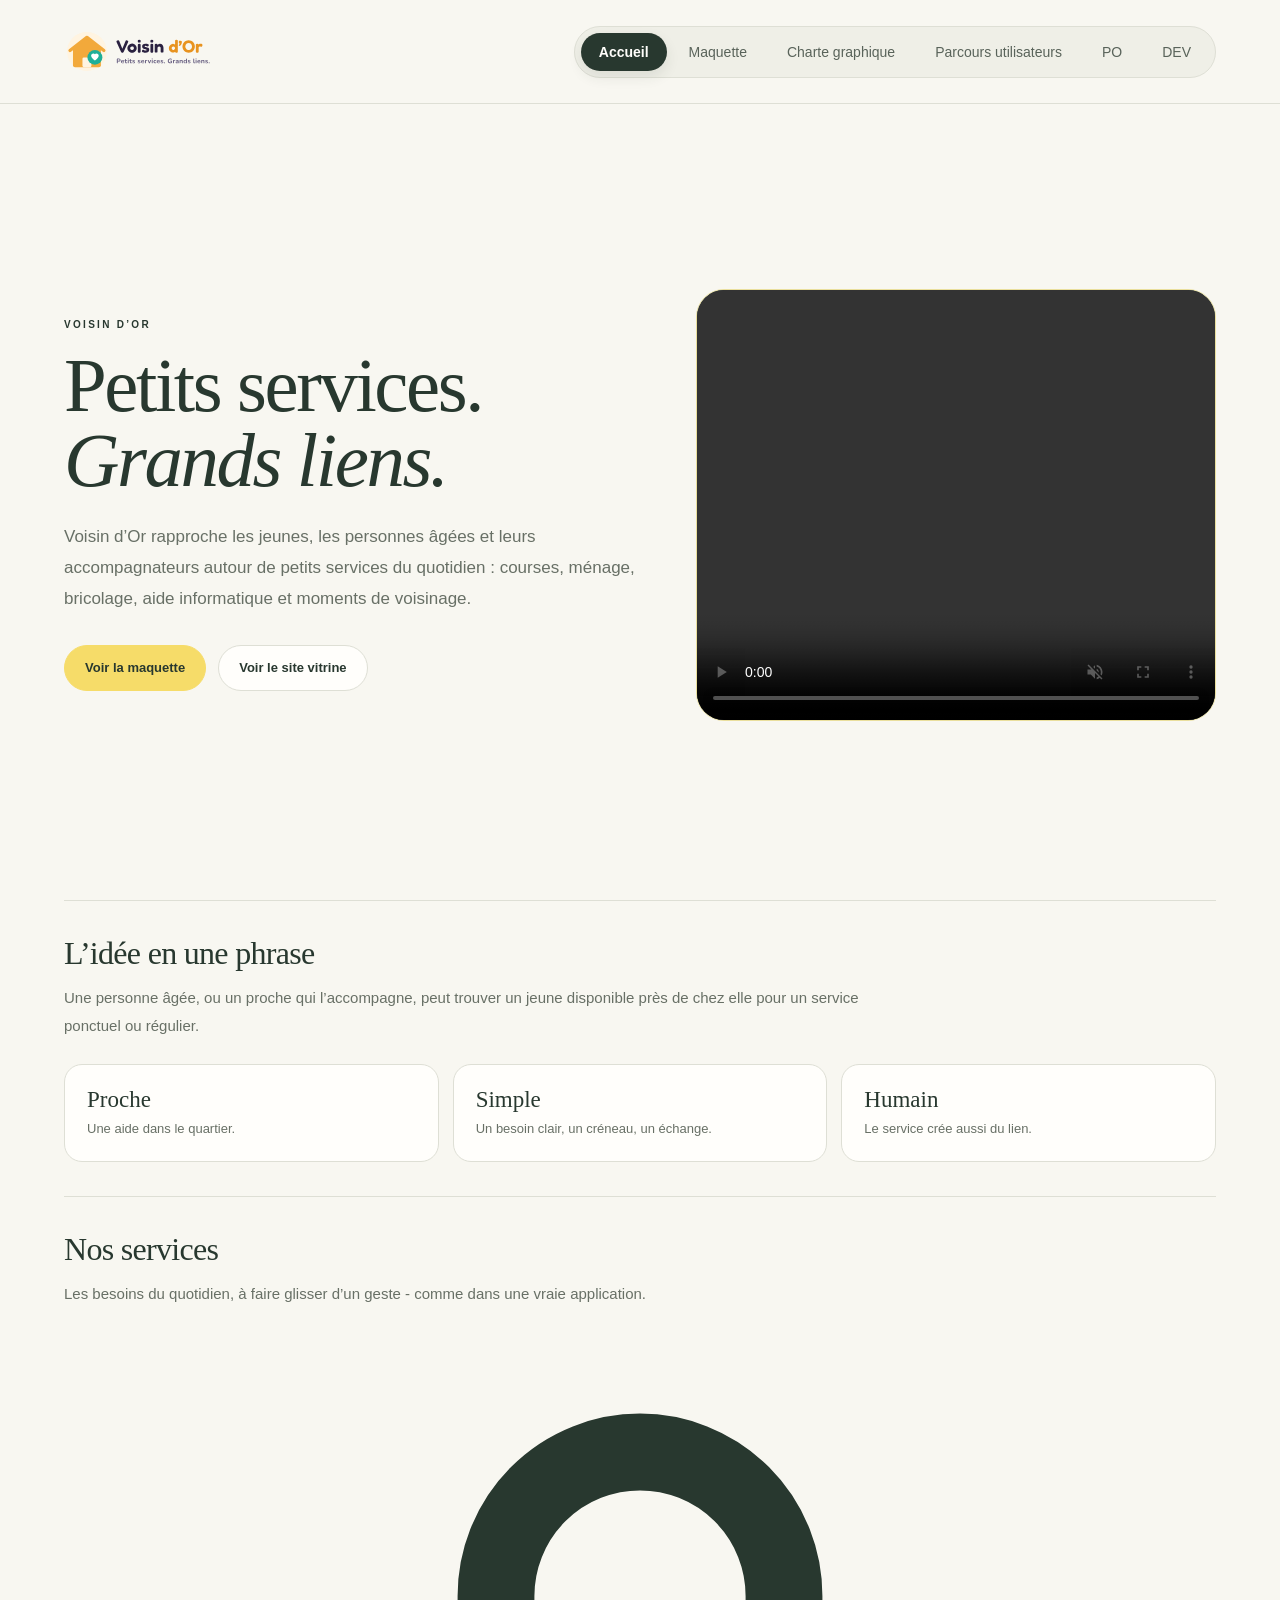
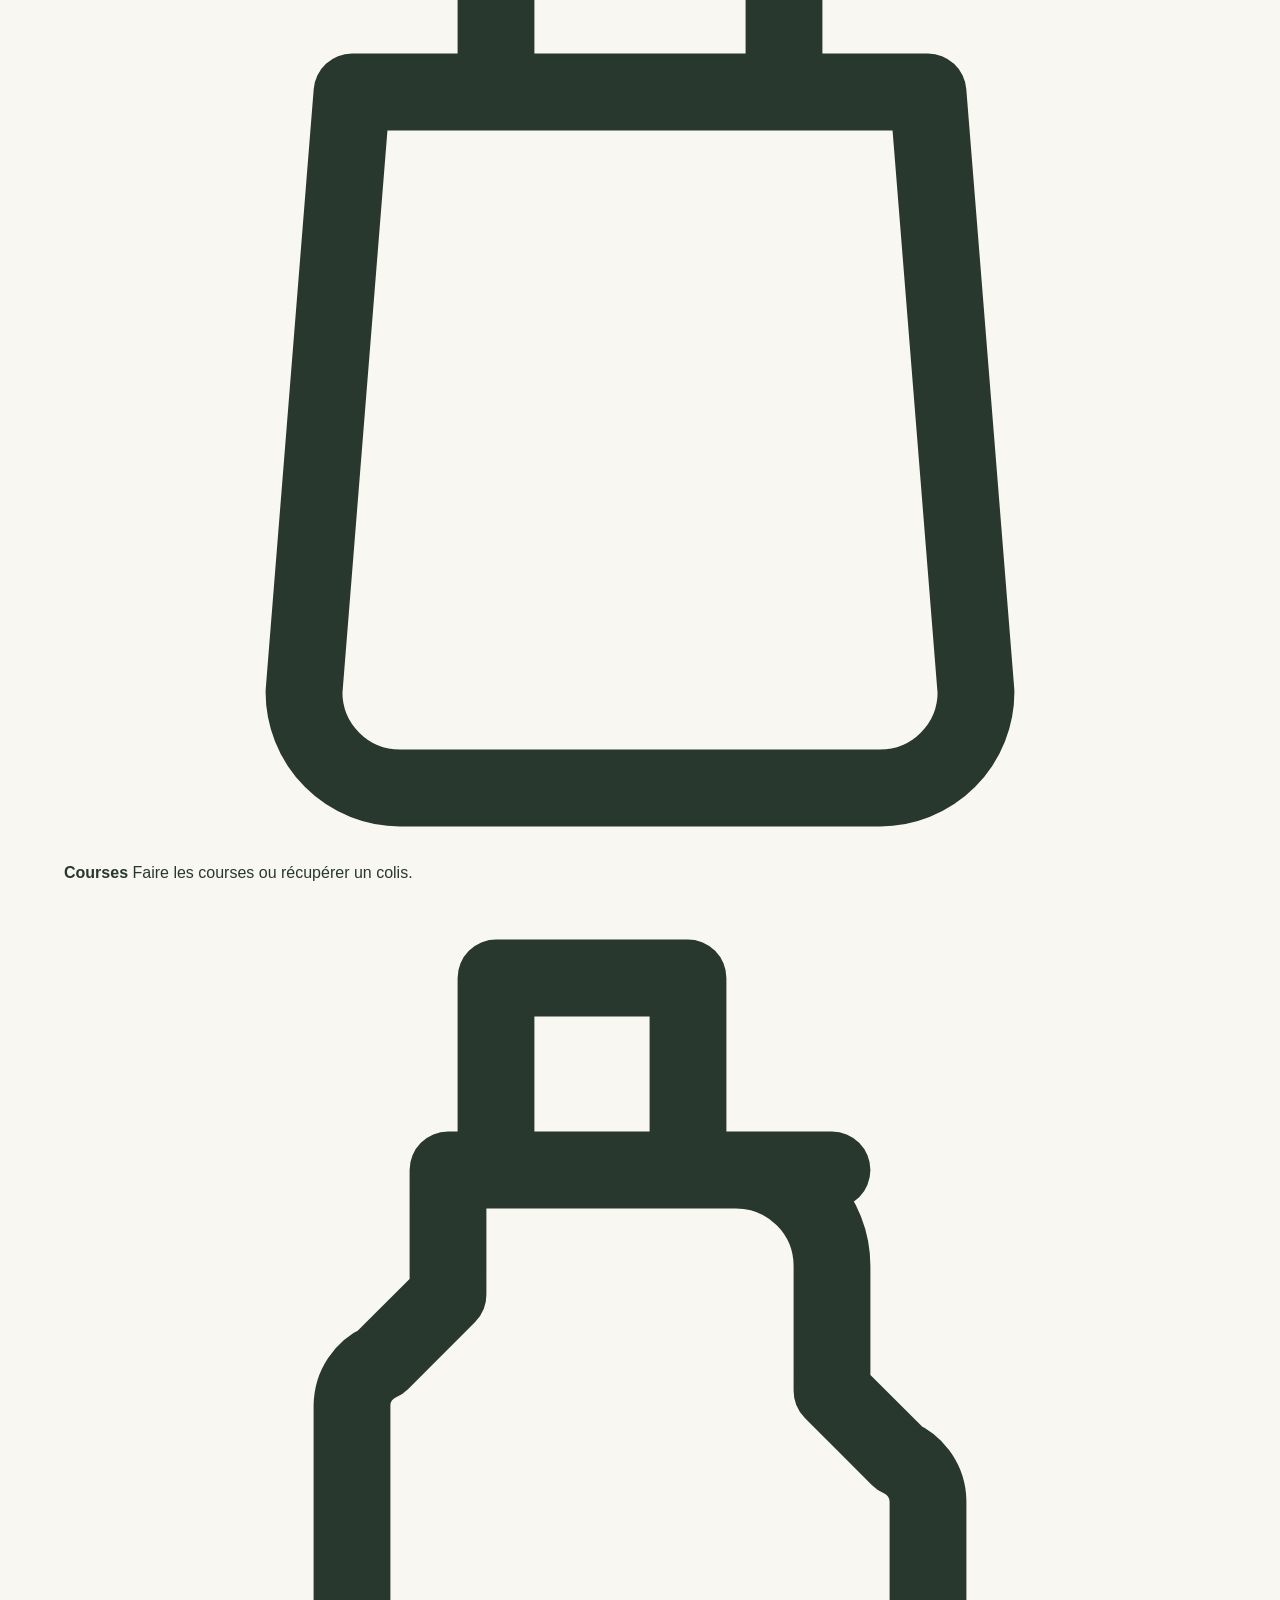
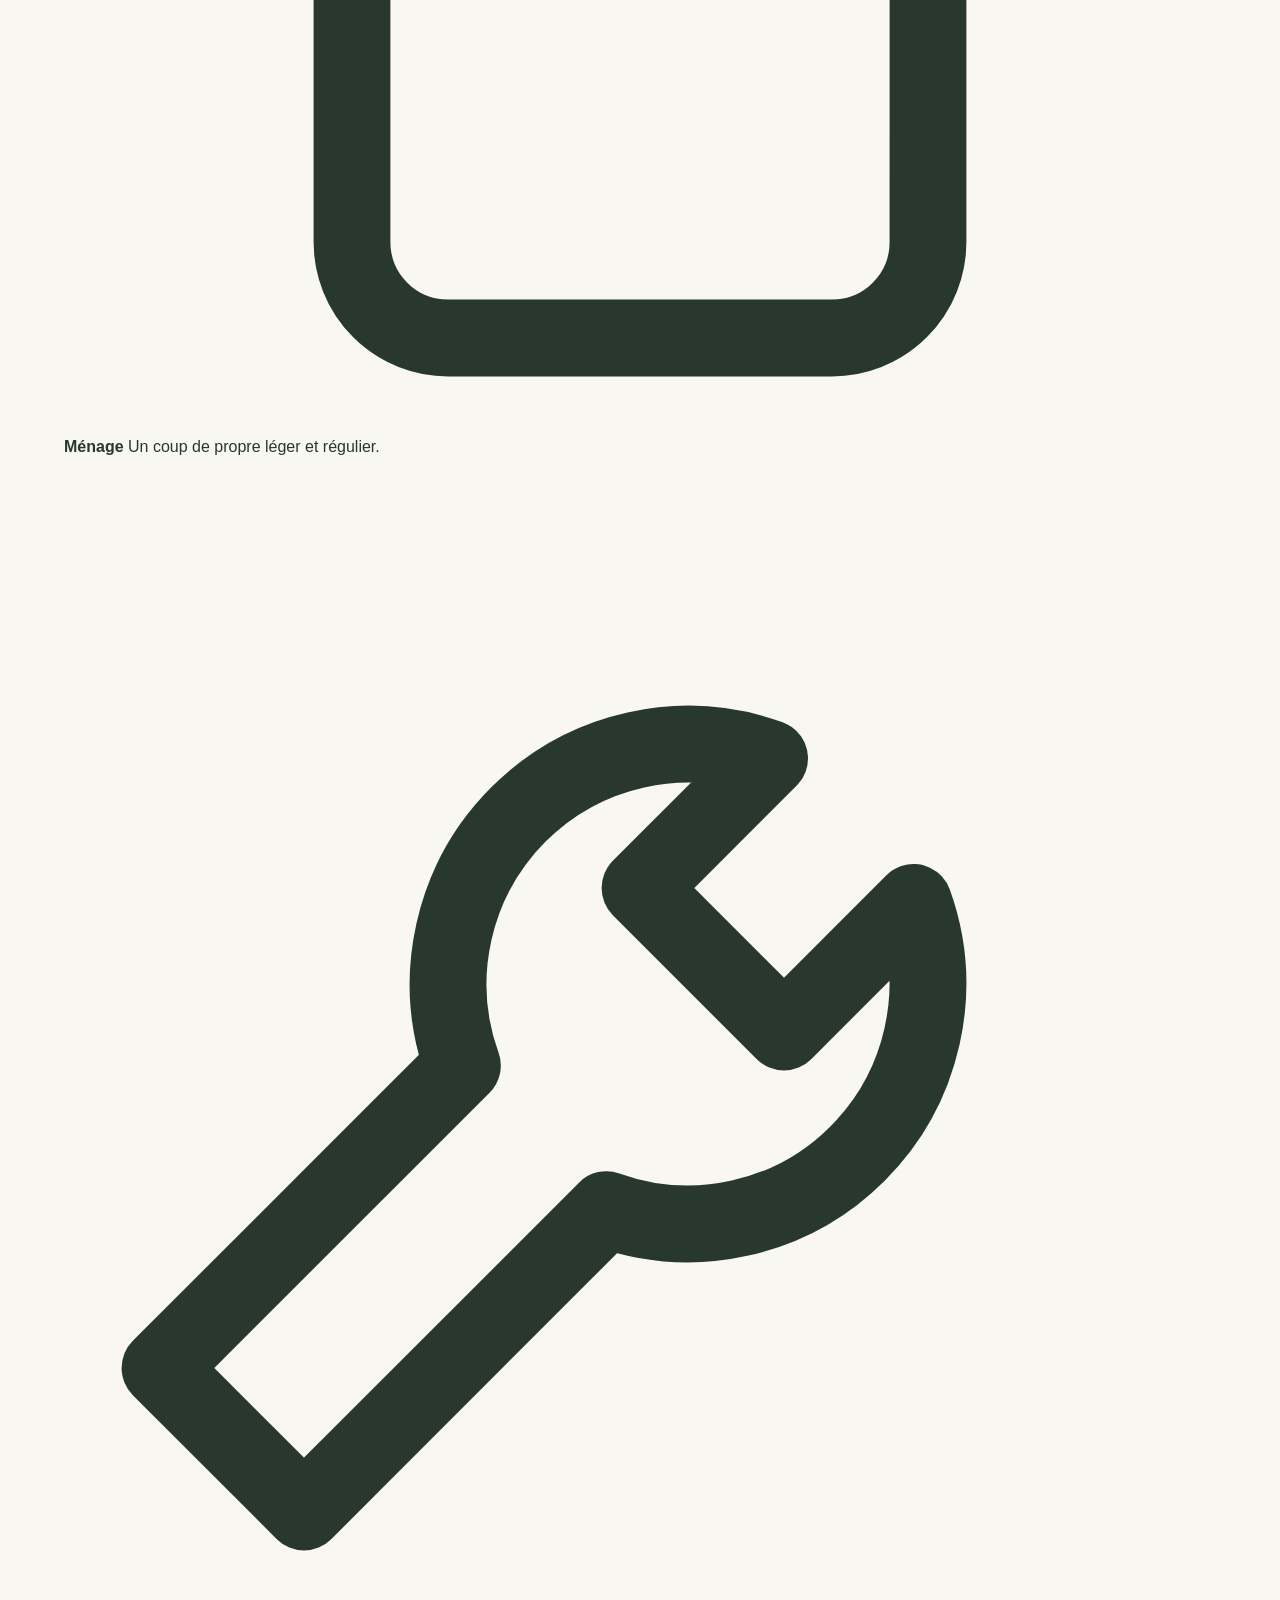
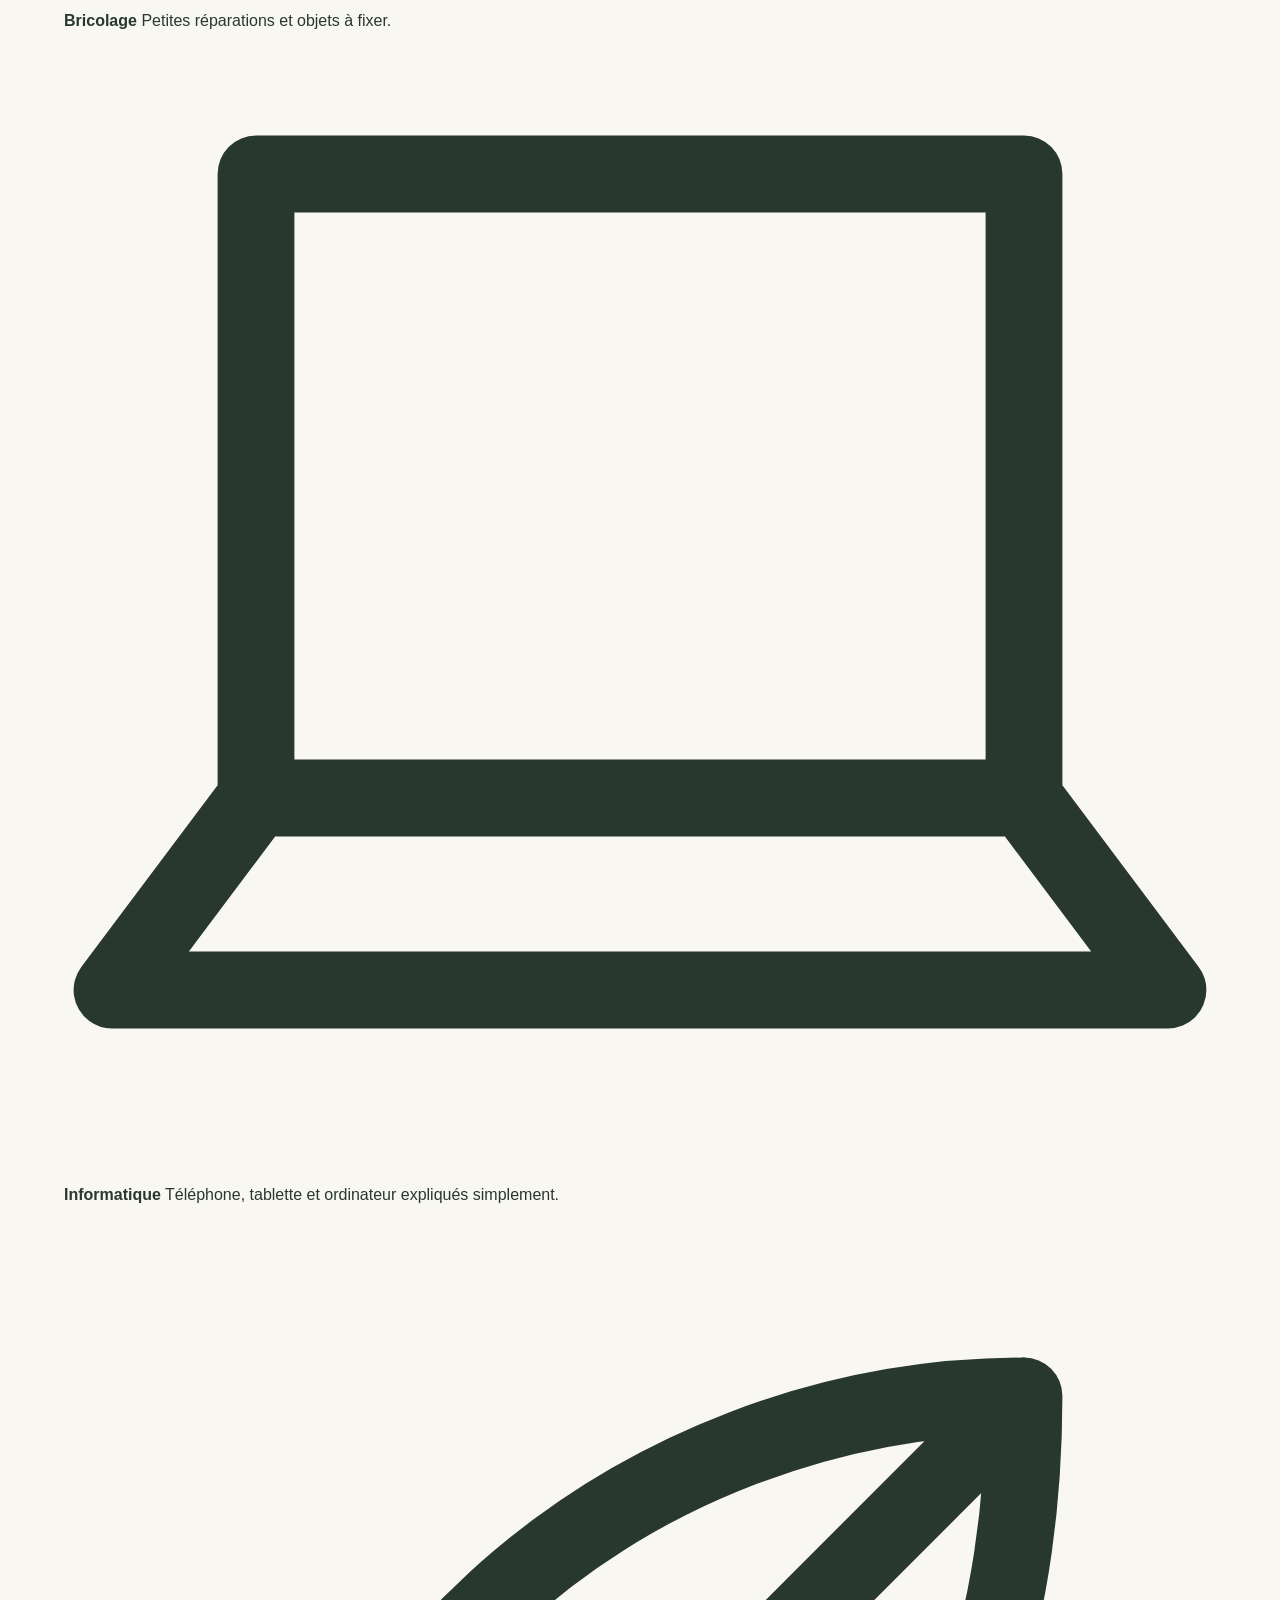
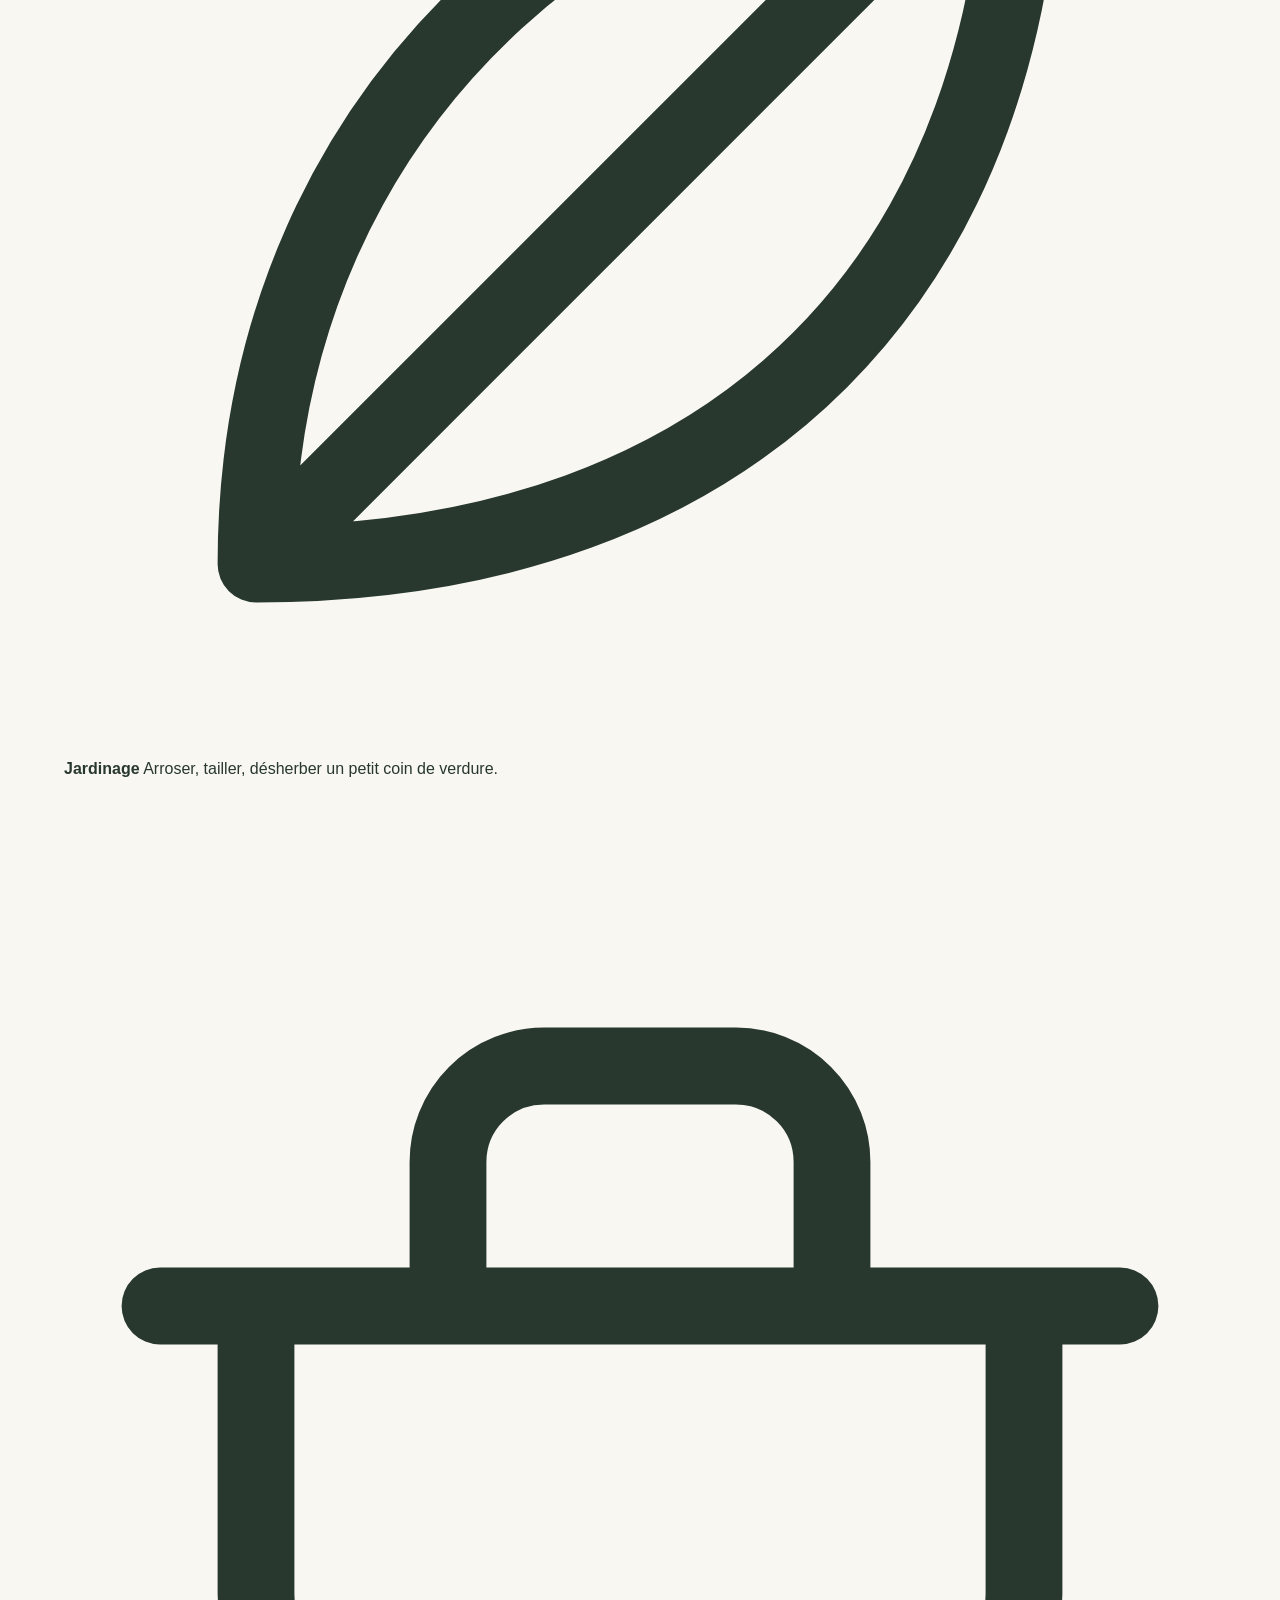
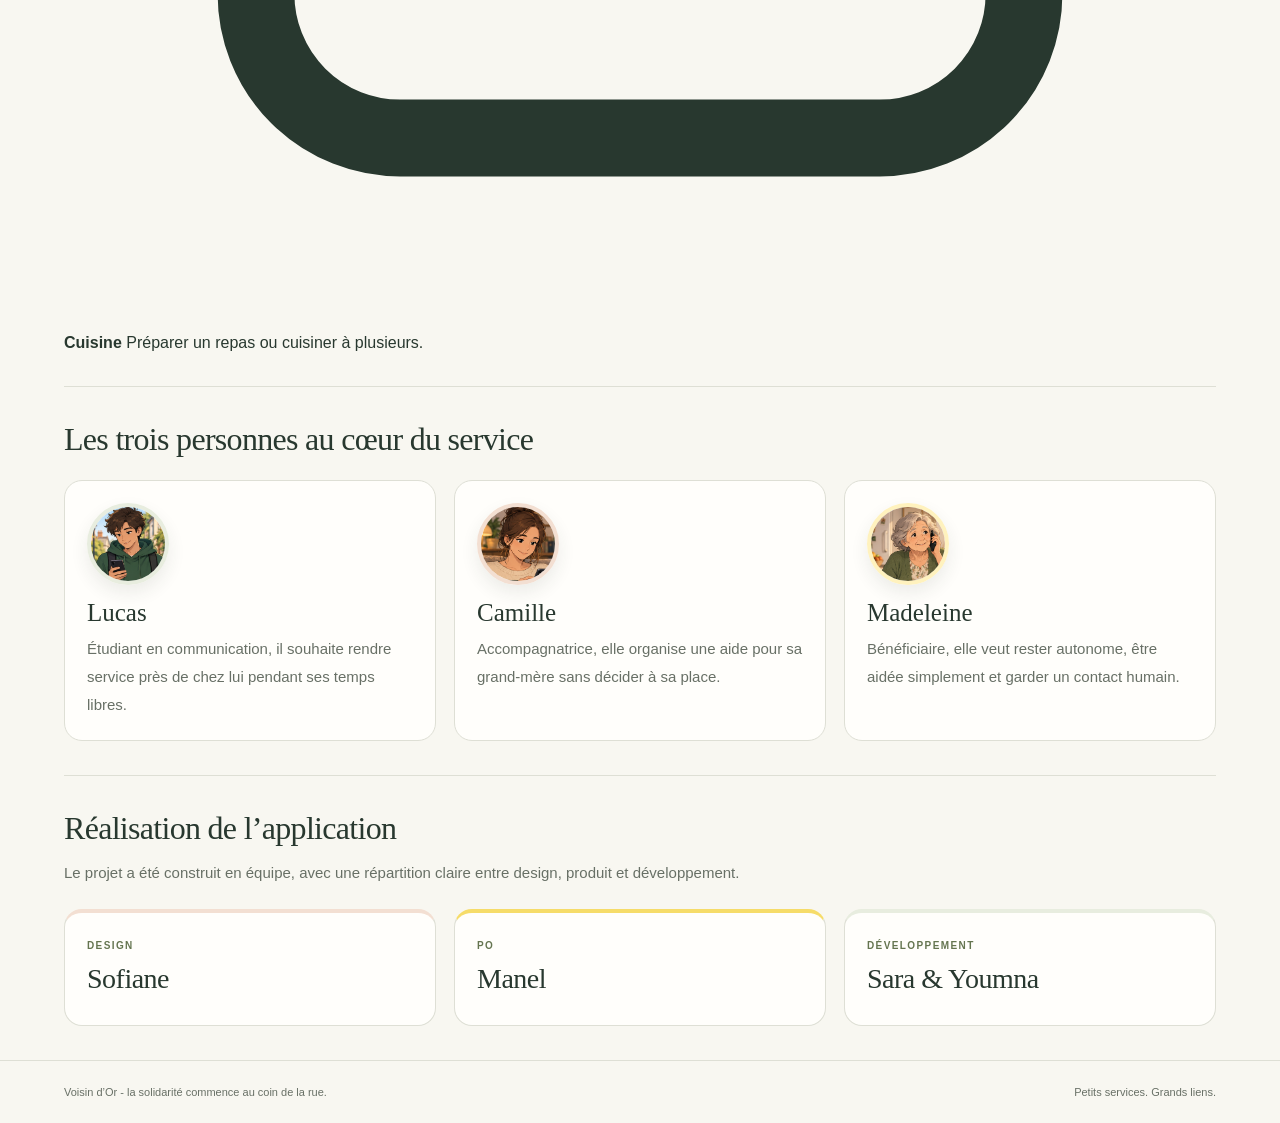
<file: index.html>
<!doctype html>
<html lang="fr">
<head>
  <meta charset="utf-8">
  <meta name="viewport" content="width=device-width, initial-scale=1">
  <title>Voisin d’Or - Petits services. Grands liens.</title>
  <link rel="icon" type="image/svg+xml" href="assets/logo-voisin-dor-icone.svg?v=favicon-3">
  <link rel="shortcut icon" type="image/svg+xml" href="assets/logo-voisin-dor-icone.svg?v=favicon-3">
  <link rel="preconnect" href="https://fonts.googleapis.com">
  <link rel="preconnect" href="https://fonts.gstatic.com" crossorigin>
  <link rel="stylesheet" href="styles.css?v=form-suggestions-1">
</head>
<body>
  <header class="studio-header">
    <a class="studio-brand" href="#accueil" aria-label="Voisin d’Or">
      <img src="assets/logo-voisin-dor.svg?v=4" alt="Voisin d’Or">
    </a>
    <nav aria-label="Dossier de conception">
      <button class="studio-tab active" data-panel="accueil" aria-pressed="true">Accueil</button>
      <button class="studio-tab" data-panel="maquettes" aria-pressed="false">Maquette</button>
      <button class="studio-tab" data-panel="charte" aria-pressed="false">Charte graphique</button>
      <button class="studio-tab" data-panel="parcours" aria-pressed="false">Parcours utilisateurs</button>
      <button class="studio-tab" data-panel="produit" aria-pressed="false">PO</button>
      <button class="studio-tab" data-panel="dev" aria-pressed="false">DEV</button>
    </nav>
  </header>

  <main>
    <section id="accueil" class="studio-panel">
      <div class="hero">
        <div class="hero-copy">
          <p class="eyebrow">VOISIN D’OR</p>
          <h1>Petits services.<br><em>Grands liens.</em></h1>
          <p class="lead">Voisin d’Or rapproche les jeunes, les personnes âgées et leurs accompagnateurs autour de petits services du quotidien : courses, ménage, bricolage, aide informatique et moments de voisinage.</p>
          <div class="actions">
            <button class="home-primary" data-panel="maquettes">Voir la maquette</button>
            <a class="home-secondary" href="landing/index.html" style="text-decoration:none;display:inline-flex;align-items:center">Voir le site vitrine</a>
          </div>
        </div>
        <figure class="hero-art">
          <video class="hero-video" src="assets/video-presentation-voisin-dor.mp4" autoplay muted loop playsinline controls aria-label="Vidéo de présentation Voisin d’Or"></video>
        </figure>
      </div>

      <section class="home-band reveal">
        <div>
          <h2>L’idée en une phrase</h2>
          <p>Une personne âgée, ou un proche qui l’accompagne, peut trouver un jeune disponible près de chez elle pour un service ponctuel ou régulier.</p>
        </div>
        <div class="home-mini-grid">
          <article><strong>Proche</strong><span>Une aide dans le quartier.</span></article>
          <article><strong>Simple</strong><span>Un besoin clair, un créneau, un échange.</span></article>
          <article><strong>Humain</strong><span>Le service crée aussi du lien.</span></article>
        </div>
      </section>

      <section class="home-band reveal" id="home-services">
        <h2>Nos services</h2>
        <p class="muted">Les besoins du quotidien, à faire glisser d’un geste - comme dans une vraie application.</p>
        <div class="service-tiles">
          <article class="service-tile" style="--tile-c:#FFC145">
            <span class="service-tile-icon"><svg viewBox="0 0 24 24" fill="none" stroke="currentColor" stroke-width="1.6" stroke-linecap="round" stroke-linejoin="round" aria-hidden="true"><path d="M6 8h12l1 12.5a2 2 0 0 1-2 2H7a2 2 0 0 1-2-2L6 8Z M9 8V6a3 3 0 0 1 6 0v2"/></svg></span>
            <strong>Courses</strong>
            <span>Faire les courses ou récupérer un colis.</span>
          </article>
          <article class="service-tile" style="--tile-c:#1FAF98">
            <span class="service-tile-icon"><svg viewBox="0 0 24 24" fill="none" stroke="currentColor" stroke-width="1.6" stroke-linecap="round" stroke-linejoin="round" aria-hidden="true"><path d="M9 2h4v4h1a2 2 0 0 1 2 2v2.6l1.4 1.4a1 1 0 0 1 .6.9V20a2 2 0 0 1-2 2H8a2 2 0 0 1-2-2v-9.1a1 1 0 0 1 .6-.9L8 8.6V6h1V2Z M8 6h8"/></svg></span>
            <strong>Ménage</strong>
            <span>Un coup de propre léger et régulier.</span>
          </article>
          <article class="service-tile" style="--tile-c:#FF8A65">
            <span class="service-tile-icon"><svg viewBox="0 0 24 24" fill="none" stroke="currentColor" stroke-width="1.6" stroke-linecap="round" stroke-linejoin="round" aria-hidden="true"><path d="M14.7 6.3a5 5 0 0 0-6.4 6.4L2 19l3 3 6.3-6.3a5 5 0 0 0 6.4-6.4L15 12l-3-3 2.7-2.7"/></svg></span>
            <strong>Bricolage</strong>
            <span>Petites réparations et objets à fixer.</span>
          </article>
          <article class="service-tile" style="--tile-c:#9B6BFF">
            <span class="service-tile-icon"><svg viewBox="0 0 24 24" fill="none" stroke="currentColor" stroke-width="1.6" stroke-linecap="round" stroke-linejoin="round" aria-hidden="true"><path d="M4 3h16v13H4zM1 20h22l-3-4H4z"/></svg></span>
            <strong>Informatique</strong>
            <span>Téléphone, tablette et ordinateur expliqués simplement.</span>
          </article>
          <article class="service-tile" style="--tile-c:#4CAF7D">
            <span class="service-tile-icon"><svg viewBox="0 0 24 24" fill="none" stroke="currentColor" stroke-width="1.6" stroke-linecap="round" stroke-linejoin="round" aria-hidden="true"><path d="M4 20C4 10 12 4 20 4c0 10-6 16-16 16Z M4 20c4-4 8-8 16-16"/></svg></span>
            <strong>Jardinage</strong>
            <span>Arroser, tailler, désherber un petit coin de verdure.</span>
          </article>
          <article class="service-tile" style="--tile-c:#FF6B5B">
            <span class="service-tile-icon"><svg viewBox="0 0 24 24" fill="none" stroke="currentColor" stroke-width="1.6" stroke-linecap="round" stroke-linejoin="round" aria-hidden="true"><path d="M4 11h16v6a3 3 0 0 1-3 3H7a3 3 0 0 1-3-3v-6Z M2 11h20 M8 11V8a2 2 0 0 1 2-2h4a2 2 0 0 1 2 2v3"/></svg></span>
            <strong>Cuisine</strong>
            <span>Préparer un repas ou cuisiner à plusieurs.</span>
          </article>
        </div>
      </section>

      <section class="home-band reveal">
        <h2>Les trois personnes au cœur du service</h2>
        <div class="home-cards three">
          <article><img class="home-photo" src="assets/personas/persona-lucas-storyboard.png" alt="Portrait illustré de Lucas"><h3>Lucas</h3><p>Étudiant en communication, il souhaite rendre service près de chez lui pendant ses temps libres.</p></article>
          <article><img class="home-photo" src="assets/personas/persona-camille-storyboard.png" alt="Portrait illustré de Camille"><h3>Camille</h3><p>Accompagnatrice, elle organise une aide pour sa grand-mère sans décider à sa place.</p></article>
          <article><img class="home-photo" src="assets/personas/persona-madeleine-storyboard.png" alt="Portrait illustré de Madeleine"><h3>Madeleine</h3><p>Bénéficiaire, elle veut rester autonome, être aidée simplement et garder un contact humain.</p></article>
        </div>
      </section>

      <section class="home-band reveal">
        <h2>Réalisation de l’application</h2>
        <p>Le projet a été construit en équipe, avec une répartition claire entre design, produit et développement.</p>
        <div class="team-grid">
          <article>
            <span>Design</span>
            <strong>Sofiane</strong>
          </article>
          <article>
            <span>PO</span>
            <strong>Manel</strong>
          </article>
          <article>
            <span>Développement</span>
            <strong>Sara & Youmna</strong>
          </article>
        </div>
      </section>
    </section>

    <section id="maquettes" class="studio-panel" hidden>
      <div class="intro">
        <div>
          <p class="eyebrow">L’ENTRAIDE, JUSTE À CÔTÉ.</p>
          <h1>Petits services.<br><em>Grands liens.</em></h1>
        </div>
        <div class="intro-aside">
          <p>Un coup de main pour le quotidien.<br>Une rencontre qui fait du bien.</p>
          <p class="muted">Voisin d’Or rapproche les générations,<br>à l’échelle d’un quartier.</p>
          <span class="handwritten">On a tous à s’apporter</span>
        </div>
      </div>
      <div class="canvas-toolbar">
        <div class="screen-picker" aria-label="Écran à explorer">
          <button class="selected" data-screen="overview" aria-pressed="true">Vue d’ensemble</button>
          <button data-screen="welcome" aria-pressed="false">Bienvenue</button>
          <button data-screen="signup" aria-pressed="false">Inscription</button>
          <button data-screen="login" aria-pressed="false">Connexion</button>
          <button data-screen="home" aria-pressed="false">Accueil</button>
          <button data-screen="setup" aria-pressed="false">Créer une annonce</button>
          <button data-screen="browse" aria-pressed="false">Recherche</button>
          <button data-screen="helper" aria-pressed="false">Profil d’un jeune</button>
          <button data-screen="request" aria-pressed="false">Envoyer une demande</button>
          <button data-screen="mission" aria-pressed="false">Demande reçue</button>
        </div>
        <span class="prototype-note">Prototype interactif · données fictives</span>
      </div>
      <div id="screens" class="screens"></div>
      
    </section>

    <section id="charte" class="studio-panel" hidden></section>
    <section id="parcours" class="studio-panel" hidden></section>
    <section id="dev" class="studio-panel" hidden>
      <section class="ux-block">
        <p class="eyebrow">01 / UML</p>
        <h2>Modèle de données minimal</h2>
        <figure class="charter-board">
          <img src="assets/uml-modele-donnees-prej3.png?v=simple" alt="UML minimal du scénario PréJ3">
          <figcaption>UML minimal : utilisateurs géolocalisés, proches accompagnés, annonces des jeunes (services et créneaux), demandes et rendez-vous.</figcaption>
        </figure>
      </section>

      <section class="ux-block">
        <p class="eyebrow">02 / API</p>
        <h2>Spécification OpenAPI</h2>
        <article class="brand-card wide-card">
          <p>Le fichier YAML décrit les premières routes nécessaires au POC : inscription, proches accompagnés, annonces des jeunes (services et créneaux), recherche par service, distance et disponibilité, demandes et rendez-vous.</p>
          <div class="actions">
            <a class="home-primary" href="openapi.yaml" style="text-decoration:none;display:inline-flex;align-items:center">Ouvrir le fichier YAML</a>
          </div>
        </article>
      </section>
    </section>

    <section id="produit" class="studio-panel" hidden>
      
      <section class="ux-block" id="po-lean">
        <p class="eyebrow">01 / Lean Canvas</p>
        <div class="lean-board" aria-label="Lean Canvas Voisin d'Or">
          <article class="lean-cell lean-problem">
            <span>01</span>
            <h3>Problème</h3>
            <ul>
              <li>Les personnes âgées ont besoin d'aide pour de petites tâches du quotidien.</li>
              <li>Les proches ne sont pas toujours disponibles.</li>
              <li>Les jeunes volontaires ne savent pas où proposer leur aide.</li>
            </ul>
            <h4>Alternatives actuelles</h4>
            <p>Famille, voisins, associations locales, ou absence d'aide.</p>
          </article>

          <article class="lean-cell lean-solution">
            <span>02</span>
            <h3>Solution</h3>
            <ul>
              <li>Mise en relation locale.</li>
              <li>Les jeunes publient leurs services et leurs créneaux.</li>
              <li>Recherche par service, distance et disponibilité.</li>
              <li>Demande envoyée à un jeune, directement ou via un accompagnateur.</li>
            </ul>
          </article>

          <article class="lean-cell lean-value">
            <span>03</span>
            <h3>Proposition de valeur</h3>
            <strong>Petits services.<br>Grands liens.</strong>
            <p>Une application simple pour trouver une aide locale, humaine et adaptée.</p>
          </article>

          <article class="lean-cell lean-advantage">
            <span>04</span>
            <h3>Avantage difficile à copier</h3>
            <p>Un parcours pensé dès le départ pour les accompagnateurs et les personnes âgées sans smartphone.</p>
          </article>

          <article class="lean-cell lean-segments">
            <span>05</span>
            <h3>Segments clients</h3>
            <ul>
              <li>Personnes âgées autonomes.</li>
              <li>Accompagnateurs familiaux ou associatifs.</li>
              <li>Jeunes volontaires du quartier.</li>
            </ul>
            <h4>Premiers utilisateurs</h4>
            <p>Accompagnateurs qui organisent l'aide pour un proche.</p>
          </article>

          <article class="lean-cell lean-metrics">
            <span>06</span>
            <h3>Indicateurs clés</h3>
            <ul>
              <li>Comptes créés.</li>
              <li>Demandes envoyées.</li>
              <li>Demandes acceptées.</li>
              <li>Délai pour trouver une aide.</li>
            </ul>
          </article>

          <article class="lean-cell lean-channels">
            <span>07</span>
            <h3>Canaux</h3>
            <ul>
              <li>Application web mobile.</li>
              <li>Bouche-à-oreille local.</li>
              <li>Familles, associations et structures d'accompagnement.</li>
            </ul>
          </article>

          <article class="lean-cell lean-costs">
            <span>08</span>
            <h3>Coûts</h3>
            <p> Maintenance, communication locale, support utilisateurs et évolution technique.</p>
          </article>

          <article class="lean-cell lean-revenue">
            <span>09</span>
            <h3>Revenus</h3>
            <p>Partenariats avec des associations, des collectivités locales ou des structures d'accompagnement. (Le pourboire reste libre et se fait directement entre le jeune et la personne âgée.)</p>
          </article>
        </div>
      </section>

      <section class="ux-block" id="po-roadmap">
        <p class="eyebrow">02 / Roadmap V1</p>
        <h2>Scénario cible</h2>
        <article class="brand-card wide-card">
          <div class="table-wrap">
            <table>
              <thead><tr><th>Thème</th><th>Besoin / hypothèse</th><th>Approche retenue</th><th>Priorité</th></tr></thead>
              <tbody>
                <tr><th>🔐 Accès simple</th><td>Les utilisateurs doivent entrer dans l'app sans mot de passe compliqué.</td><td>Inscription courte : prénom, nom, e-mail, téléphone et lien de connexion.</td><td><span class="priority-pill must">MUST</span></td></tr>
                <tr><th>👥 Rôles</th><td>Les parcours ne sont pas identiques pour Madeleine, Camille et Lucas.</td><td>Choix du rôle dès le début : personne âgée, proche accompagnateur, jeune volontaire.</td><td><span class="priority-pill must">MUST</span></td></tr>
                <tr><th>🧓 Proche accompagné</th><td>Madeleine n'utilise pas forcément l'app ; Camille agit pour elle, avec son accord.</td><td>Camille ajoute le profil de Madeleine (prénom, adresse) rattaché à son compte. Madeleine n'a pas besoin de compte.</td><td><span class="priority-pill must">MUST</span></td></tr>
                <tr><th>📍 Profil local</th><td>La recherche a besoin de la position de chacun pour calculer la distance.</td><td>Adresse, code postal et ville, convertis en position (géolocalisation).</td><td><span class="priority-pill must">MUST</span></td></tr>
                <tr><th>📢 Annonce du jeune</th><td>Les jeunes doivent dire ce qu'ils proposent et quand.</td><td>Le jeune publie son annonce : services proposés, créneaux de disponibilité et présentation courte.</td><td><span class="priority-pill must">MUST</span></td></tr>
                <tr><th>🏠 Accueil</th><td>L'utilisateur doit comprendre rapidement quoi faire.</td><td>Accueil adapté au rôle, au quartier et aux actions principales.</td><td><span class="priority-pill must">MUST</span></td></tr>
                <tr><th>🔎 Recherche</th><td>Camille ou Madeleine doit trouver un jeune proche et disponible.</td><td>Filtres par service, distance et disponibilité ; résultats en liste triés du plus proche au plus éloigné.</td><td><span class="priority-pill must">MUST</span></td></tr>
                <tr><th>📨 Demande</th><td>Le jeune doit comprendre le besoin avant d'accepter.</td><td>Le demandeur choisit un jeune et un de ses créneaux, puis précise son besoin.</td><td><span class="priority-pill must">MUST</span></td></tr>
                <tr><th>✅ Confirmation</th><td>Le rendez-vous doit être officialisé sans partager trop tôt les coordonnées.</td><td>Le jeune accepte ou refuse ; le numéro de téléphone est visible une fois la demande acceptée.</td><td><span class="priority-pill should">SHOULD</span></td></tr>
                <tr><th>💬 Messagerie</th><td>Les deux parties veulent régler les détails avant le rendez-vous.</td><td>Conversation simple entre le demandeur et le jeune.</td><td><span class="priority-pill should">SHOULD</span></td></tr>
                <tr><th>🤝 Confiance</th><td>L'entraide doit rester rassurante et non marchande.</td><td>Charte visible, pourboire libre, ton simple et respectueux.</td><td><span class="priority-pill should">SHOULD</span></td></tr>
                <tr><th>📋 Suivi</th><td>Chaque personne doit savoir où en est la demande.</td><td>Statuts : envoyée, acceptée, refusée, annulée, puis rendez-vous confirmé ou terminé.</td><td><span class="priority-pill could">COULD</span></td></tr>
                <tr><th>🗺️ Carte</th><td>Visualiser les jeunes autour de soi.</td><td>Affichage des résultats sur une carte, prévu après la V1.</td><td><span class="priority-pill could">COULD</span></td></tr>
              </tbody>
            </table>
          </div>
        </article>
      </section>

      <section class="ux-block" id="po-backlog">
        <p class="eyebrow">03 / Backlog V1</p>
        <h2>Scénario minimal</h2>
        <p>Scénario minimal retenu : le jeune publie son annonce ; un demandeur arrive sur l'accueil, cherche un jeune proche et disponible, consulte son profil et lui envoie une demande sur un de ses créneaux ; le jeune accepte.</p>
        <div class="table-wrap">
          <table>
            <thead><tr><th>EPIC</th><th>Parcours</th><th>User story</th><th>Critère d'acceptation</th><th>Priorité</th></tr></thead>
            <tbody>
              <tr><td>Accès</td><th>🔐 Inscription</th><td>En tant qu'utilisateur, je veux créer mon compte avec prénom, nom, e-mail et téléphone afin d'accéder à l'app.</td><td>Le compte n'est pas créé sans ces 4 champs ; le téléphone reste privé.</td><td><span class="priority-pill must">MUST</span></td></tr>
              <tr><td>Accès</td><th>🔐 Connexion</th><td>En tant qu'utilisateur, je veux recevoir un lien de connexion afin de me connecter sans mot de passe.</td><td>Le lien est envoyé à l'e-mail saisi et ouvre l'accueil.</td><td><span class="priority-pill must">MUST</span></td></tr>
              <tr><td>Accès</td><th>👥 Rôle</th><td>En tant qu'utilisateur, je veux choisir mon rôle afin d'avoir un parcours adapté.</td><td>Trois rôles possibles : personne âgée, proche accompagnateur, jeune volontaire.</td><td><span class="priority-pill must">MUST</span></td></tr>
              <tr><td>Profil</td><th>🧓 Proche</th><td>En tant que proche, je veux ajouter le profil de la personne que j'accompagne afin d'organiser ses demandes.</td><td>Prénom et adresse du proche obligatoires ; case d'accord du proche cochée.</td><td><span class="priority-pill must">MUST</span></td></tr>
              <tr><td>Profil</td><th>📍 Localisation</th><td>En tant qu'utilisateur, je veux renseigner mon adresse afin de trouver de l'aide près de chez moi.</td><td>L'adresse est convertie en position ; la ville est affichée sur l'accueil.</td><td><span class="priority-pill must">MUST</span></td></tr>
              <tr><td>Annonce</td><th>📢 Publier</th><td>En tant que jeune, je veux publier une annonce avec mes services et une présentation afin d'être trouvé.</td><td>Au moins un service obligatoire ; l'annonce apparaît dans les résultats de recherche.</td><td><span class="priority-pill must">MUST</span></td></tr>
              <tr><td>Annonce</td><th>🕒 Créneaux</th><td>En tant que jeune, je veux ajouter mes créneaux de disponibilité afin que l'on sache quand je peux aider.</td><td>Chaque créneau a un jour, une heure de début et une heure de fin.</td><td><span class="priority-pill must">MUST</span></td></tr>
              <tr><td>Accueil</td><th>🏠 Contexte</th><td>En tant qu'utilisateur, je veux voir mon rôle et mon quartier afin de comprendre le contexte.</td><td>Le rôle, la ville et le quartier sont visibles sur l'écran d'accueil.</td><td><span class="priority-pill must">MUST</span></td></tr>
              <tr><td>Accueil</td><th>🏠 Pour Madeleine</th><td>En tant que proche, je veux voir le prénom du bénéficiaire afin de savoir pour qui j'agis.</td><td>Le bloc « Pour Madeleine » est affiché pour l'accompagnateur.</td><td><span class="priority-pill must">MUST</span></td></tr>
              <tr><td>Recherche</td><th>🔎 Filtrer</th><td>En tant que demandeur, je veux filtrer les jeunes par service, distance et disponibilité afin de trouver une aide proche.</td><td>Les résultats s'affichent en liste, triés par distance calculée depuis ma position.</td><td><span class="priority-pill must">MUST</span></td></tr>
              <tr><td>Recherche</td><th>🔎 Profil</th><td>En tant que demandeur, je veux consulter le profil d'un jeune afin de choisir en confiance.</td><td>Le profil montre prénom, âge, photo, services, distance et créneaux ; pas de téléphone.</td><td><span class="priority-pill should">SHOULD</span></td></tr>
              <tr><td>Demande</td><th>📨 Envoyer</th><td>En tant que demandeur, je veux envoyer une demande à un jeune en choisissant un de ses créneaux afin qu'il comprenne mon besoin.</td><td>La demande ne part pas sans jeune, service, créneau et précisions ; pour un proche, le bénéficiaire est pré-rempli.</td><td><span class="priority-pill must">MUST</span></td></tr>
              <tr><td>Demande</td><th>📨 Lire</th><td>En tant que jeune, je veux lire les demandes reçues afin de savoir si je peux aider.</td><td>Le service, le bénéficiaire, la distance, le créneau et les précisions sont visibles.</td><td><span class="priority-pill should">SHOULD</span></td></tr>
              <tr><td>Confirmation</td><th>✅ Accepter</th><td>En tant que jeune, je veux accepter ou refuser une demande afin de confirmer que je m'en occupe.</td><td>La demande passe de « envoyée » à « acceptée » ou « refusée » ; si acceptée, le rendez-vous est créé.</td><td><span class="priority-pill should">SHOULD</span></td></tr>
              <tr><td>Confirmation</td><th>✅ Numéro</th><td>En tant que demandeur, je veux voir le numéro du jeune une fois la demande acceptée afin de régler les détails.</td><td>Le numéro reste masqué tant que la demande est « envoyée ».</td><td><span class="priority-pill should">SHOULD</span></td></tr>
              <tr><td>Échange</td><th>💬 Messagerie</th><td>En tant que demandeur ou jeune, je veux échanger des messages afin de préciser le service.</td><td>Un message envoyé apparaît dans la conversation.</td><td><span class="priority-pill should">SHOULD</span></td></tr>
              <tr><td>Suivi</td><th>📋 Mes services</th><td>En tant qu'utilisateur, je veux voir mes demandes et leur statut afin de suivre l'organisation.</td><td>Chaque demande affiche son statut : envoyée, acceptée, refusée ou annulée.</td><td><span class="priority-pill could">COULD</span></td></tr>
              <tr><td>Recherche</td><th>🗺️ Carte</th><td>En tant que demandeur, je veux voir les jeunes sur une carte afin de repérer les plus proches.</td><td>Prévu après la V1.</td><td><span class="priority-pill could">COULD</span></td></tr>
            </tbody>
          </table>
        </div>
      </section>

      <section class="ux-block" id="po-focus">
        <p class="eyebrow">04 / User stories</p>
        <h2>Accueil, recherche, création d'une annonce</h2>
        <div class="story-grid">
          <article class="story-step">
            <span class="step-label">🏠 Accueil - MUST</span>
            <h3>Voir un accueil clair</h3>
            <p><strong>User story :</strong> en tant qu'utilisateur, je veux voir mon rôle, mon quartier et les actions utiles afin de savoir quoi faire.</p>
            <p><strong>Contexte :</strong> l'utilisateur arrive après connexion.</p>
            <p><strong>Parcours :</strong> il voit son rôle, son quartier, les services et les jeunes proches (ou les demandes proches s'il est jeune).</p>
            <p><strong>Critères :</strong> rôle visible, ville/quartier visibles, bloc « Pour Madeleine » pour le proche, services visibles, navigation lisible.</p>
            <p><strong>Exclusion :</strong> pas de personnalisation avancée.</p>
          </article>
          <article class="story-step">
            <span class="step-label">🔎 Recherche - MUST</span>
            <h3>Trouver un jeune proche</h3>
            <p><strong>User story :</strong> en tant que demandeur, je veux filtrer les jeunes par service, distance et disponibilité afin de trouver une aide proche.</p>
            <p><strong>Contexte :</strong> Camille ou Madeleine cherche un jeune disponible.</p>
            <p><strong>Parcours :</strong> choix du service, du rayon et du moment, puis consultation d'un profil.</p>
            <p><strong>Critères :</strong> liste de profils avec photo, services, distance calculée depuis la position du demandeur et créneaux ; tri du plus proche au plus éloigné.</p>
            <p><strong>Exclusion :</strong> pas d'affichage carte en V1, pas de suivi GPS en temps réel.</p>
          </article>
          <article class="story-step">
            <span class="step-label">📢 Annonce - MUST</span>
            <h3>Créer une annonce</h3>
            <p><strong>User story :</strong> en tant que jeune, je veux publier une annonce avec mes services et mes créneaux afin d'être trouvé par les personnes du quartier.</p>
            <p><strong>Contexte :</strong> Lucas veut rendre service pendant ses temps libres.</p>
            <p><strong>Parcours :</strong> services proposés, créneaux de disponibilité, présentation courte, publication.</p>
            <p><strong>Critères :</strong> impossible de publier sans au moins un service et un créneau ; l'annonce apparaît dans la recherche et dans le fil.</p>
            <p><strong>Exclusion :</strong> pas de gestion avancée des rendez-vous.</p>
          </article>
          <article class="story-step">
            <span class="step-label">📨 Demande - MUST</span>
            <h3>Envoyer une demande à un jeune</h3>
            <p><strong>User story :</strong> en tant que demandeur, je veux envoyer une demande à un jeune en choisissant un de ses créneaux afin qu'il comprenne mon besoin.</p>
            <p><strong>Contexte :</strong> Camille a trouvé Lucas pour les courses de Madeleine.</p>
            <p><strong>Parcours :</strong> profil du jeune, service, créneau proposé par le jeune, précisions, envoi.</p>
            <p><strong>Critères :</strong> impossible d'envoyer sans jeune, service, créneau et précisions ; bénéficiaire pré-rempli pour le proche ; numéro masqué tant que la demande n'est pas acceptée.</p>
            <p><strong>Exclusion :</strong> pas de demande envoyée à plusieurs jeunes à la fois.</p>
          </article>
        </div>
      </section></section>
  </main>

  <footer class="studio-footer">
    <span>Voisin d’Or - la solidarité commence au coin de la rue.</span>
    <span>Petits services. Grands liens.</span>
  </footer>

  <script src="app.js?v=form-suggestions-1"></script>
  <div id="scroll-progress" aria-hidden="true"></div>
  <script>
    (function(){
      var bar = document.getElementById('scroll-progress');
      function updateBar(){
        var doc = document.documentElement;
        var scrolled = doc.scrollTop || document.body.scrollTop;
        var height = (doc.scrollHeight - doc.clientHeight) || 1;
        bar.style.width = Math.min(100, (scrolled / height) * 100) + '%';
      }
      document.addEventListener('scroll', updateBar, {passive:true});
      updateBar();

      var revealEls = document.querySelectorAll('.reveal');
      if ('IntersectionObserver' in window && revealEls.length){
        var io = new IntersectionObserver(function(entries){
          entries.forEach(function(entry){
            if (entry.isIntersecting){
              entry.target.classList.add('reveal-in');
              io.unobserve(entry.target);
            }
          });
        }, {threshold: 0.15});
        revealEls.forEach(function(el){ io.observe(el); });
      } else {
        revealEls.forEach(function(el){ el.classList.add('reveal-in'); });
      }
    })();
  </script>
</body>
</html>
</file>
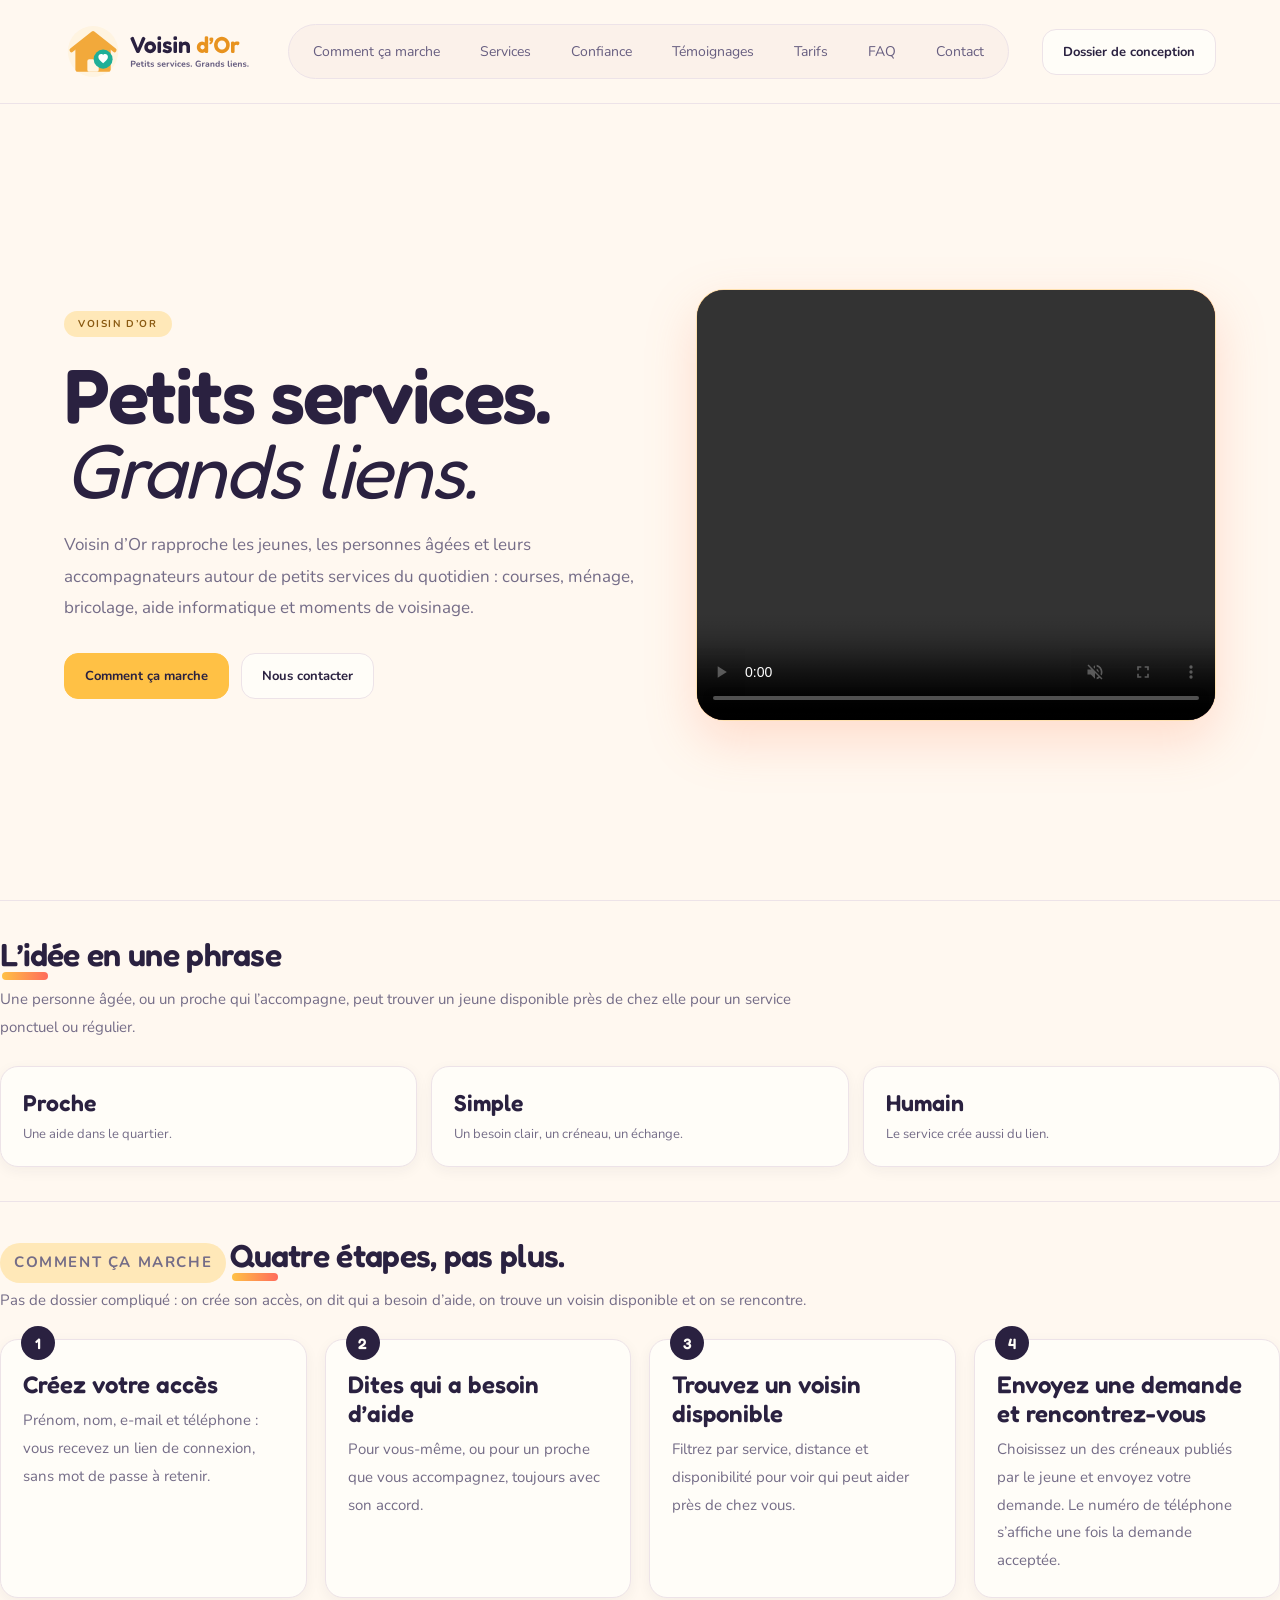
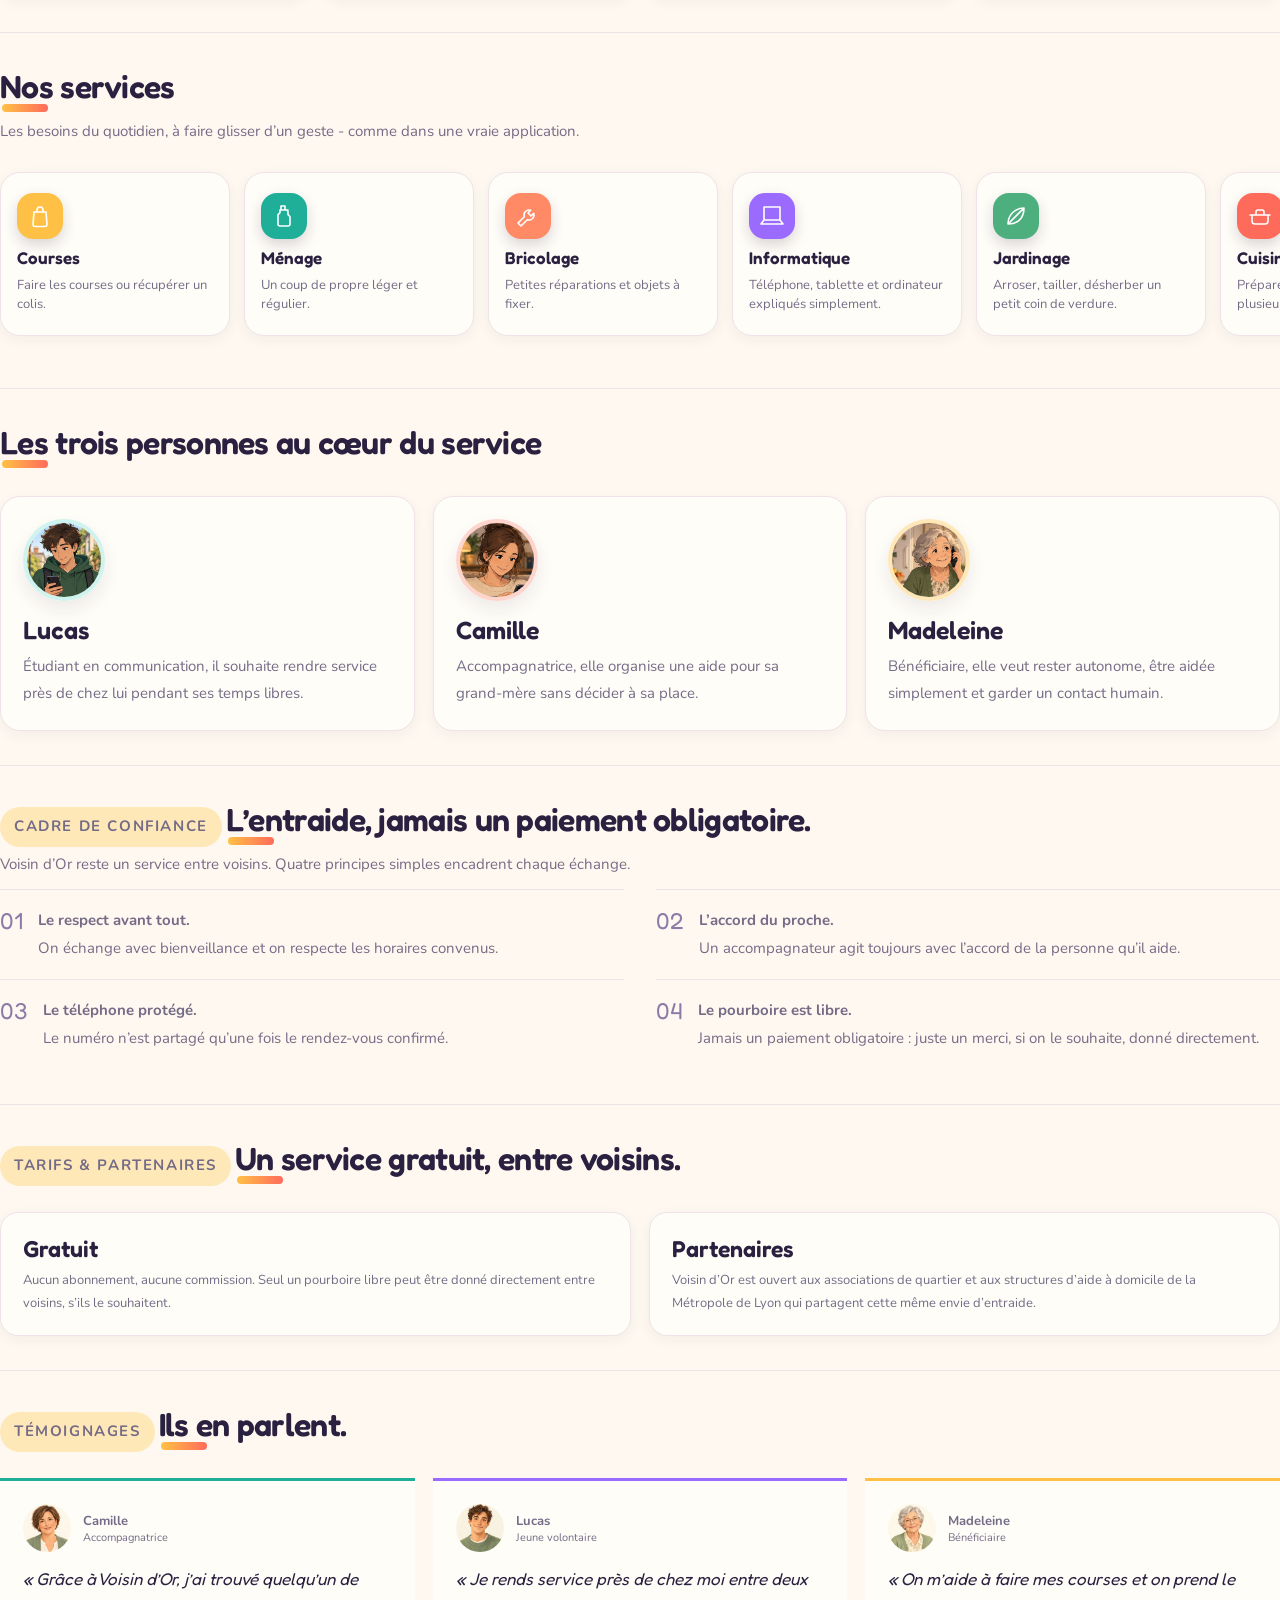
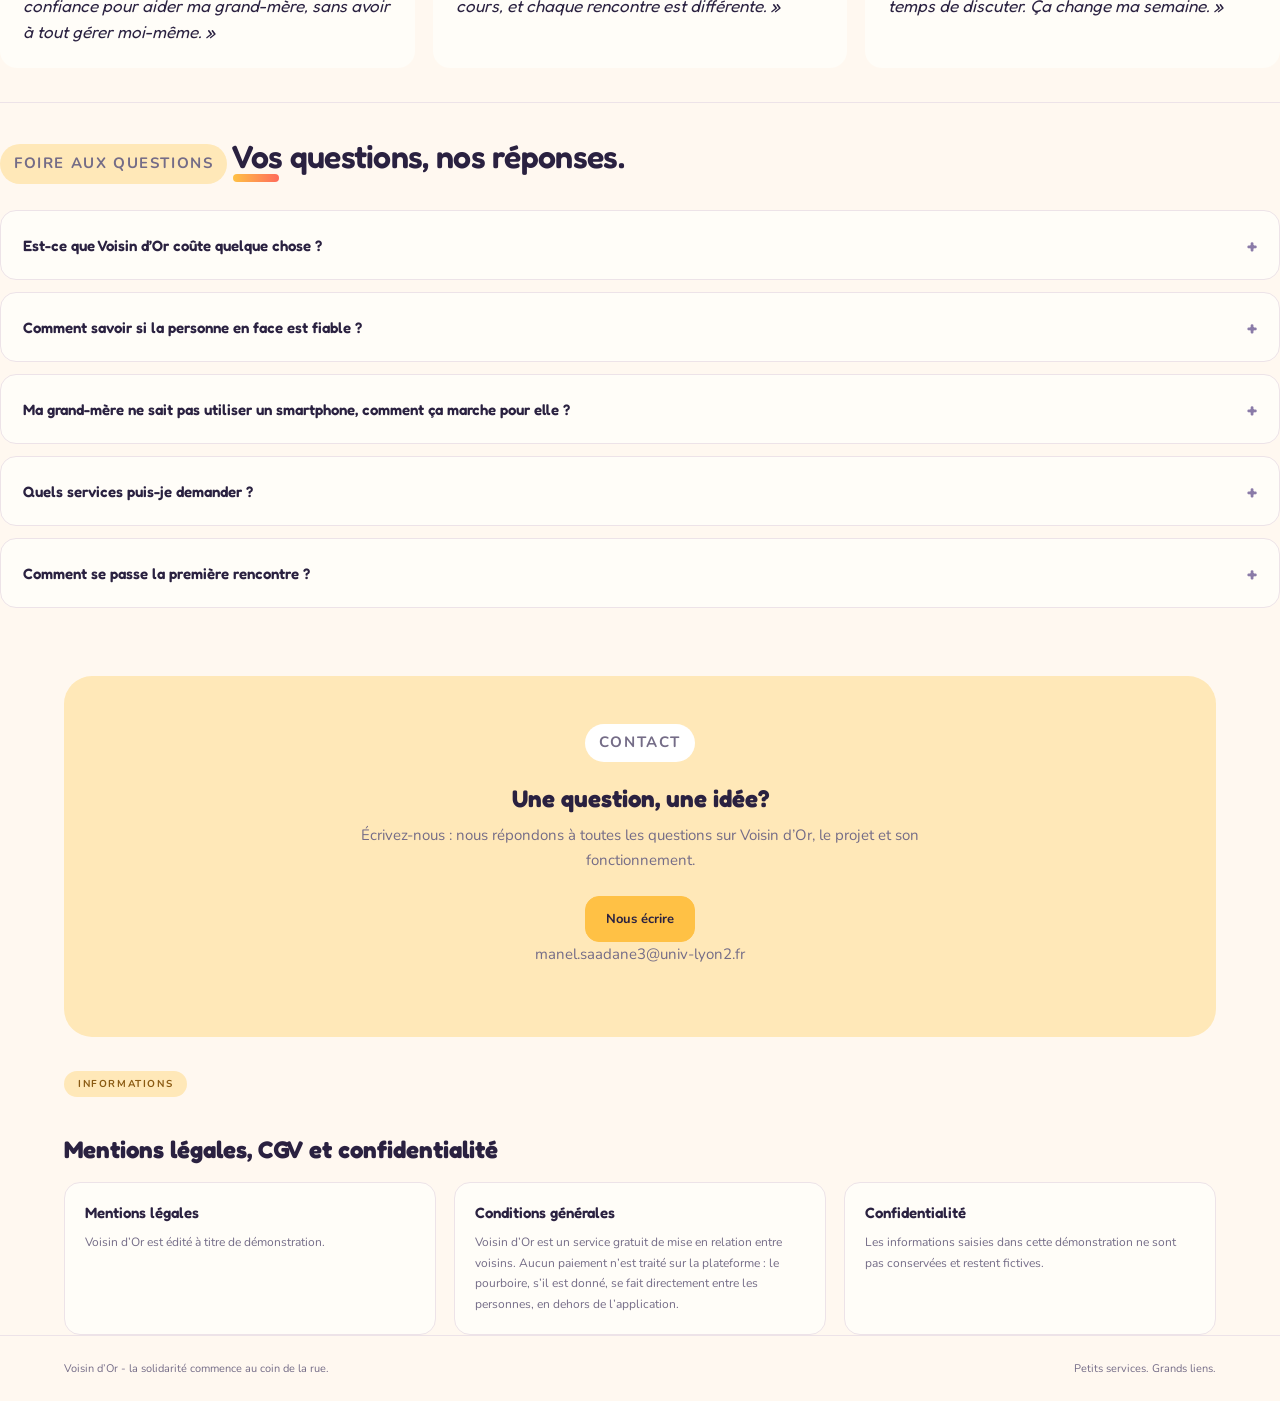
<file: landing/index.html>
<!doctype html>
<html lang="fr">
<head>
  <meta charset="utf-8">
  <meta name="viewport" content="width=device-width, initial-scale=1">
  <title>Voisin d’Or - Site vitrine</title>
  <meta name="description" content="Voisin d’Or rapproche les jeunes, les personnes âgées et leurs accompagnateurs autour de petits services du quotidien.">
  <link rel="icon" type="image/svg+xml" href="assets/logo-voisin-dor-icone.svg?v=favicon-3">
  <link rel="shortcut icon" type="image/svg+xml" href="assets/logo-voisin-dor-icone.svg?v=favicon-3">
  <!-- Polices hébergées localement dans assets/fonts (voir styles.css) : pas de dépendance à un CDN externe. -->
  <link rel="stylesheet" href="styles.css?v=form-suggestions-1">
  <style>
    /* Styles propres au site vitrine (n'affectent pas la maquette / le dossier de conception) */
    .sv-header{position:sticky;top:0;background:var(--paper);z-index:20}
    .sv-header-cta{text-decoration:none;display:inline-flex;align-items:center;white-space:nowrap;flex-shrink:0}
    .sv-header nav a.studio-tab{text-decoration:none}
    .tarifs-grid{display:grid;grid-template-columns:repeat(2,minmax(0,1fr));gap:18px;margin-top:22px}
    .steps-grid{display:grid;grid-template-columns:repeat(4,minmax(0,1fr));gap:18px}
    .steps-grid .product-step{position:relative;padding-top:30px}
    .steps-grid .step-num{position:absolute;top:-14px;left:20px;width:34px;height:34px;border-radius:50%;background:var(--ink);color:var(--white);display:grid;place-items:center;font:600 15px var(--font-head)}
    .testi-grid{display:grid;grid-template-columns:repeat(3,minmax(0,1fr));gap:18px;margin-top:22px}
    .testi-card{background:var(--white);border-top:3px solid #1faf98;border-radius:0 0 17px 17px;padding:23px}
    .testi-card:nth-child(2){border-color:#9b6bff}
    .testi-card:nth-child(3){border-color:#ffc145}
    .testi-head{display:flex;align-items:center;gap:12px;margin-bottom:14px}
    .testi-head img{width:48px;height:48px;border-radius:50%;object-fit:cover}
    .testi-head strong{display:block;font-size:13px}
    .testi-head span{font-size:11px;color:var(--muted)}
    .testi-card blockquote{font:italic 17px/1.55 var(--font-head);margin:0;color:var(--ink)}
    .principle-grid{display:grid;grid-template-columns:repeat(2,minmax(0,1fr));gap:0 32px;margin-top:10px}
    .faq-list{display:grid;gap:12px;margin-top:22px}
    .faq-item{background:var(--white);border:1px solid var(--line);border-radius:16px;padding:6px 22px}
    .faq-item summary{cursor:pointer;list-style:none;padding:16px 0;font:600 15px var(--font-head);display:flex;justify-content:space-between;align-items:center;gap:12px}
    .faq-item summary::-webkit-details-marker{display:none}
    .faq-item summary:after{content:'+';font-size:20px;color:#8a7ba8;flex-shrink:0}
    .faq-item[open] summary:after{content:'–'}
    .faq-item p{margin:0 0 18px;font-size:13px;line-height:1.8;color:var(--muted)}
    .cta-band{background:var(--yellow-soft);border-radius:28px;padding:48px 40px;text-align:center;margin:34px 0}
    .cta-band h2{margin:0 0 10px}
    .cta-band p{max-width:560px;margin:0 auto 22px;color:var(--muted);font-size:15px;line-height:1.7}
    .cta-band-actions{display:flex;gap:12px;justify-content:center;flex-wrap:wrap}
    .cta-mail{font-size:12px;color:var(--muted);margin-top:14px}
    .legal-grid{display:grid;grid-template-columns:repeat(3,minmax(0,1fr));gap:18px}
    .legal-grid article{background:var(--white);border:1px solid var(--line);border-radius:16px;padding:20px}
    .legal-grid h3{font:600 15px var(--font-head);margin:0 0 10px}
    .legal-grid p{font-size:12px;line-height:1.7;color:var(--muted);margin:0}
    .legal-note{font-size:11px;color:var(--muted);margin-top:14px}
    @media(max-width:900px){.steps-grid,.testi-grid{grid-template-columns:repeat(2,minmax(0,1fr))}.legal-grid,.principle-grid{grid-template-columns:1fr}}
    @media(max-width:600px){.steps-grid,.testi-grid,.tarifs-grid{grid-template-columns:1fr}}
  </style>
</head>
<body>
  <header class="studio-header sv-header">
    <a class="studio-brand" href="#top" aria-label="Voisin d’Or">
      <img src="assets/logo-voisin-dor.svg?v=4" alt="Voisin d’Or">
    </a>
    <nav aria-label="Site vitrine">
      <a class="studio-tab" href="#comment-ca-marche">Comment ça marche</a>
      <a class="studio-tab" href="#services">Services</a>
      <a class="studio-tab" href="#confiance">Confiance</a>
      <a class="studio-tab" href="#temoignages">Témoignages</a>
      <a class="studio-tab" href="#tarifs">Tarifs</a>
      <a class="studio-tab" href="#faq">FAQ</a>
      <a class="studio-tab" href="#contact">Contact</a>
    </nav>
    <a class="home-secondary sv-header-cta" href="index.html#accueil">Dossier de conception</a>
  </header>

  <main id="top">
    <section class="studio-panel">
      <div class="hero">
        <div class="hero-copy">
          <p class="eyebrow">VOISIN D’OR</p>
          <h1>Petits services.<br><em>Grands liens.</em></h1>
          <p class="lead">Voisin d’Or rapproche les jeunes, les personnes âgées et leurs accompagnateurs autour de petits services du quotidien : courses, ménage, bricolage, aide informatique et moments de voisinage.</p>
          <div class="actions">
            <a class="home-primary" href="#comment-ca-marche" style="text-decoration:none;display:inline-flex;align-items:center">Comment ça marche</a>
            <a class="home-secondary" href="#contact" style="text-decoration:none;display:inline-flex;align-items:center">Nous contacter</a>
          </div>
        </div>
        <figure class="hero-art">
          <video class="hero-video" src="assets/video-presentation-voisin-dor.mp4" autoplay muted loop playsinline controls aria-label="Vidéo de présentation Voisin d’Or"></video>
        </figure>
      </div>
    </section>

    <section class="studio-panel home-band reveal">
      <h2>L’idée en une phrase</h2>
      <p>Une personne âgée, ou un proche qui l’accompagne, peut trouver un jeune disponible près de chez elle pour un service ponctuel ou régulier.</p>
      <div class="home-mini-grid">
        <article><strong>Proche</strong><span>Une aide dans le quartier.</span></article>
        <article><strong>Simple</strong><span>Un besoin clair, un créneau, un échange.</span></article>
        <article><strong>Humain</strong><span>Le service crée aussi du lien.</span></article>
      </div>
    </section>

    <section class="studio-panel home-band reveal" id="comment-ca-marche">
      <p class="eyebrow">COMMENT ÇA MARCHE</p>
      <h2>Quatre étapes, pas plus.</h2>
      <p>Pas de dossier compliqué : on crée son accès, on dit qui a besoin d’aide, on trouve un voisin disponible et on se rencontre.</p>
      <div class="steps-grid" style="margin-top:24px">
        <div class="product-step"><span class="step-num">1</span><strong>Créez votre accès</strong><p>Prénom, nom, e-mail et téléphone : vous recevez un lien de connexion, sans mot de passe à retenir.</p></div>
        <div class="product-step"><span class="step-num">2</span><strong>Dites qui a besoin d’aide</strong><p>Pour vous-même, ou pour un proche que vous accompagnez, toujours avec son accord.</p></div>
        <div class="product-step"><span class="step-num">3</span><strong>Trouvez un voisin disponible</strong><p>Filtrez par service, distance et disponibilité pour voir qui peut aider près de chez vous.</p></div>
        <div class="product-step"><span class="step-num">4</span><strong>Envoyez une demande et rencontrez-vous</strong><p>Choisissez un des créneaux publiés par le jeune et envoyez votre demande. Le numéro de téléphone s’affiche une fois la demande acceptée.</p></div>
      </div>
    </section>

    <section class="studio-panel home-band reveal" id="services">
      <h2>Nos services</h2>
      <p class="muted">Les besoins du quotidien, à faire glisser d’un geste - comme dans une vraie application.</p>
      <div class="service-tiles">
        <article class="service-tile" style="--tile-c:#FFC145">
          <span class="service-tile-icon"><svg viewBox="0 0 24 24" fill="none" stroke="currentColor" stroke-width="1.6" stroke-linecap="round" stroke-linejoin="round" aria-hidden="true"><path d="M6 8h12l1 12.5a2 2 0 0 1-2 2H7a2 2 0 0 1-2-2L6 8Z M9 8V6a3 3 0 0 1 6 0v2"/></svg></span>
          <strong>Courses</strong>
          <span>Faire les courses ou récupérer un colis.</span>
        </article>
        <article class="service-tile" style="--tile-c:#1FAF98">
          <span class="service-tile-icon"><svg viewBox="0 0 24 24" fill="none" stroke="currentColor" stroke-width="1.6" stroke-linecap="round" stroke-linejoin="round" aria-hidden="true"><path d="M9 2h4v4h1a2 2 0 0 1 2 2v2.6l1.4 1.4a1 1 0 0 1 .6.9V20a2 2 0 0 1-2 2H8a2 2 0 0 1-2-2v-9.1a1 1 0 0 1 .6-.9L8 8.6V6h1V2Z M8 6h8"/></svg></span>
          <strong>Ménage</strong>
          <span>Un coup de propre léger et régulier.</span>
        </article>
        <article class="service-tile" style="--tile-c:#FF8A65">
          <span class="service-tile-icon"><svg viewBox="0 0 24 24" fill="none" stroke="currentColor" stroke-width="1.6" stroke-linecap="round" stroke-linejoin="round" aria-hidden="true"><path d="M14.7 6.3a5 5 0 0 0-6.4 6.4L2 19l3 3 6.3-6.3a5 5 0 0 0 6.4-6.4L15 12l-3-3 2.7-2.7"/></svg></span>
          <strong>Bricolage</strong>
          <span>Petites réparations et objets à fixer.</span>
        </article>
        <article class="service-tile" style="--tile-c:#9B6BFF">
          <span class="service-tile-icon"><svg viewBox="0 0 24 24" fill="none" stroke="currentColor" stroke-width="1.6" stroke-linecap="round" stroke-linejoin="round" aria-hidden="true"><path d="M4 3h16v13H4zM1 20h22l-3-4H4z"/></svg></span>
          <strong>Informatique</strong>
          <span>Téléphone, tablette et ordinateur expliqués simplement.</span>
        </article>
        <article class="service-tile" style="--tile-c:#4CAF7D">
          <span class="service-tile-icon"><svg viewBox="0 0 24 24" fill="none" stroke="currentColor" stroke-width="1.6" stroke-linecap="round" stroke-linejoin="round" aria-hidden="true"><path d="M4 20C4 10 12 4 20 4c0 10-6 16-16 16Z M4 20c4-4 8-8 16-16"/></svg></span>
          <strong>Jardinage</strong>
          <span>Arroser, tailler, désherber un petit coin de verdure.</span>
        </article>
        <article class="service-tile" style="--tile-c:#FF6B5B">
          <span class="service-tile-icon"><svg viewBox="0 0 24 24" fill="none" stroke="currentColor" stroke-width="1.6" stroke-linecap="round" stroke-linejoin="round" aria-hidden="true"><path d="M4 11h16v6a3 3 0 0 1-3 3H7a3 3 0 0 1-3-3v-6Z M2 11h20 M8 11V8a2 2 0 0 1 2-2h4a2 2 0 0 1 2 2v3"/></svg></span>
          <strong>Cuisine</strong>
          <span>Préparer un repas ou cuisiner à plusieurs.</span>
        </article>
      </div>
    </section>

    <section class="studio-panel home-band reveal">
      <h2>Les trois personnes au cœur du service</h2>
      <div class="home-cards three">
        <article><img class="home-photo" src="assets/personas/persona-lucas-storyboard.png" alt="Portrait illustré de Lucas"><h3>Lucas</h3><p>Étudiant en communication, il souhaite rendre service près de chez lui pendant ses temps libres.</p></article>
        <article><img class="home-photo" src="assets/personas/persona-camille-storyboard.png" alt="Portrait illustré de Camille"><h3>Camille</h3><p>Accompagnatrice, elle organise une aide pour sa grand-mère sans décider à sa place.</p></article>
        <article><img class="home-photo" src="assets/personas/persona-madeleine-storyboard.png" alt="Portrait illustré de Madeleine"><h3>Madeleine</h3><p>Bénéficiaire, elle veut rester autonome, être aidée simplement et garder un contact humain.</p></article>
      </div>
    </section>

    <section class="studio-panel home-band reveal" id="confiance">
      <p class="eyebrow">CADRE DE CONFIANCE</p>
      <h2>L’entraide, jamais un paiement obligatoire.</h2>
      <p>Voisin d’Or reste un service entre voisins. Quatre principes simples encadrent chaque échange.</p>
      <div class="principle-grid">
        <div class="principle"><b>01</b><p><strong>Le respect avant tout.</strong><br>On échange avec bienveillance et on respecte les horaires convenus.</p></div>
        <div class="principle"><b>02</b><p><strong>L’accord du proche.</strong><br>Un accompagnateur agit toujours avec l’accord de la personne qu’il aide.</p></div>
        <div class="principle"><b>03</b><p><strong>Le téléphone protégé.</strong><br>Le numéro n’est partagé qu’une fois le rendez-vous confirmé.</p></div>
        <div class="principle"><b>04</b><p><strong>Le pourboire est libre.</strong><br>Jamais un paiement obligatoire : juste un merci, si on le souhaite, donné directement.</p></div>
      </div>
    </section>

    <section class="studio-panel home-band reveal" id="tarifs">
      <p class="eyebrow">TARIFS & PARTENAIRES</p>
      <h2>Un service gratuit, entre voisins.</h2>
      <div class="tarifs-grid home-mini-grid">
        <article><strong>Gratuit</strong><span>Aucun abonnement, aucune commission. Seul un pourboire libre peut être donné directement entre voisins, s’ils le souhaitent.</span></article>
        <article><strong>Partenaires</strong><span>Voisin d’Or est ouvert aux associations de quartier et aux structures d’aide à domicile de la Métropole de Lyon qui partagent cette même envie d’entraide.</span></article>
      </div>
    </section>

    <section class="studio-panel home-band reveal" id="temoignages">
      <p class="eyebrow">TÉMOIGNAGES</p>
      <h2>Ils en parlent.</h2>
      <div class="testi-grid">
        <article class="testi-card">
          <div class="testi-head"><img src="assets/personas/persona-camille-accompagnatrice.png" alt="Camille"><span><strong>Camille</strong><span>Accompagnatrice</span></span></div>
          <blockquote>« Grâce à Voisin d’Or, j’ai trouvé quelqu’un de confiance pour aider ma grand-mère, sans avoir à tout gérer moi-même. »</blockquote>
        </article>
        <article class="testi-card">
          <div class="testi-head"><img src="assets/personas/persona-lucas-jeune-volontaire.png" alt="Lucas"><span><strong>Lucas</strong><span>Jeune volontaire</span></span></div>
          <blockquote>« Je rends service près de chez moi entre deux cours, et chaque rencontre est différente. »</blockquote>
        </article>
        <article class="testi-card">
          <div class="testi-head"><img src="assets/personas/persona-madeleine-beneficiaire.png" alt="Madeleine"><span><strong>Madeleine</strong><span>Bénéficiaire</span></span></div>
          <blockquote>« On m’aide à faire mes courses et on prend le temps de discuter. Ça change ma semaine. »</blockquote>
        </article>
      </div>
    </section>

    <section class="studio-panel home-band reveal" id="faq">
      <p class="eyebrow">FOIRE AUX QUESTIONS</p>
      <h2>Vos questions, nos réponses.</h2>
      <div class="faq-list">
        <details class="faq-item">
          <summary>Est-ce que Voisin d’Or coûte quelque chose ?</summary>
          <p>Non. La mise en relation est gratuite. Seul un pourboire libre et facultatif peut être donné directement, de la main à la main, entre le jeune et la personne aidée.</p>
        </details>
        <details class="faq-item">
          <summary>Comment savoir si la personne en face est fiable ?</summary>
          <p>Chaque profil affiche une présentation, les services proposés et les disponibilités. Le numéro de téléphone n’est échangé qu’une fois le créneau confirmé par les deux personnes.</p>
        </details>
        <details class="faq-item">
          <summary>Ma grand-mère ne sait pas utiliser un smartphone, comment ça marche pour elle ?</summary>
          <p>Un proche accompagnateur peut créer et organiser les demandes à sa place, toujours avec son accord. La personne âgée reste décisionnaire.</p>
        </details>
        <details class="faq-item">
          <summary>Quels services puis-je demander ?</summary>
          <p>Courses, ménage léger, petit bricolage, aide informatique, jardinage, cuisine partagée… et d’autres petits coups de main du quotidien.</p>
        </details>
        <details class="faq-item">
          <summary>Comment se passe la première rencontre ?</summary>
          <p>Vous choisissez un créneau ensemble dans l’application. Le numéro de téléphone s’affiche une fois le rendez-vous confirmé, pour régler les derniers détails de vive voix.</p>
        </details>
      </div>
    </section>

    <section class="studio-panel reveal" id="contact">
      <div class="cta-band">
        <p class="eyebrow" style="background:#fff;">CONTACT</p>
        <h2>Une question, une idée?</h2>
        <p>Écrivez-nous : nous répondons à toutes les questions sur Voisin d’Or, le projet et son fonctionnement.</p>
        <div class="cta-band-actions">
          <a class="home-primary" style="text-decoration:none;display:inline-flex;align-items:center" href="mailto:manel.saadane3@univ-lyon2.fr">Nous écrire</a>
         
        </div>
        <p class="cta-mail">manel.saadane3@univ-lyon2.fr</p>
      </div>
    </section>

    <section class="studio-panel reveal">
      <p class="eyebrow">INFORMATIONS</p>
      <h2 style="margin-bottom:18px">Mentions légales, CGV et confidentialité</h2>
      <div class="legal-grid">
        <article>
          <h3>Mentions légales</h3>
          <p>Voisin d’Or est édité à titre de démonstration. </p>
        </article>
        <article>
          <h3>Conditions générales</h3>
          <p>Voisin d’Or est un service gratuit de mise en relation entre voisins. Aucun paiement n’est traité sur la plateforme : le pourboire, s’il est donné, se fait directement entre les personnes, en dehors de l’application.</p>
        </article>
        <article>
          <h3>Confidentialité</h3>
          <p>Les informations saisies dans cette démonstration ne sont pas conservées et restent fictives.</p>
        </article>
      </div>
    </section>
  </main>

  <footer class="studio-footer">
    <span>Voisin d’Or - la solidarité commence au coin de la rue.</span>
    <span>Petits services. Grands liens.</span>
  </footer>

  <script>
    (function(){
      var revealEls = document.querySelectorAll('.reveal');
      if ('IntersectionObserver' in window && revealEls.length){
        var io = new IntersectionObserver(function(entries){
          entries.forEach(function(entry){
            if (entry.isIntersecting){
              entry.target.classList.add('reveal-in');
              io.unobserve(entry.target);
            }
          });
        }, {threshold: 0.15});
        revealEls.forEach(function(el){ io.observe(el); });
      } else {
        revealEls.forEach(function(el){ el.classList.add('reveal-in'); });
      }
    })();
  </script>
</body>
</html>
</file>
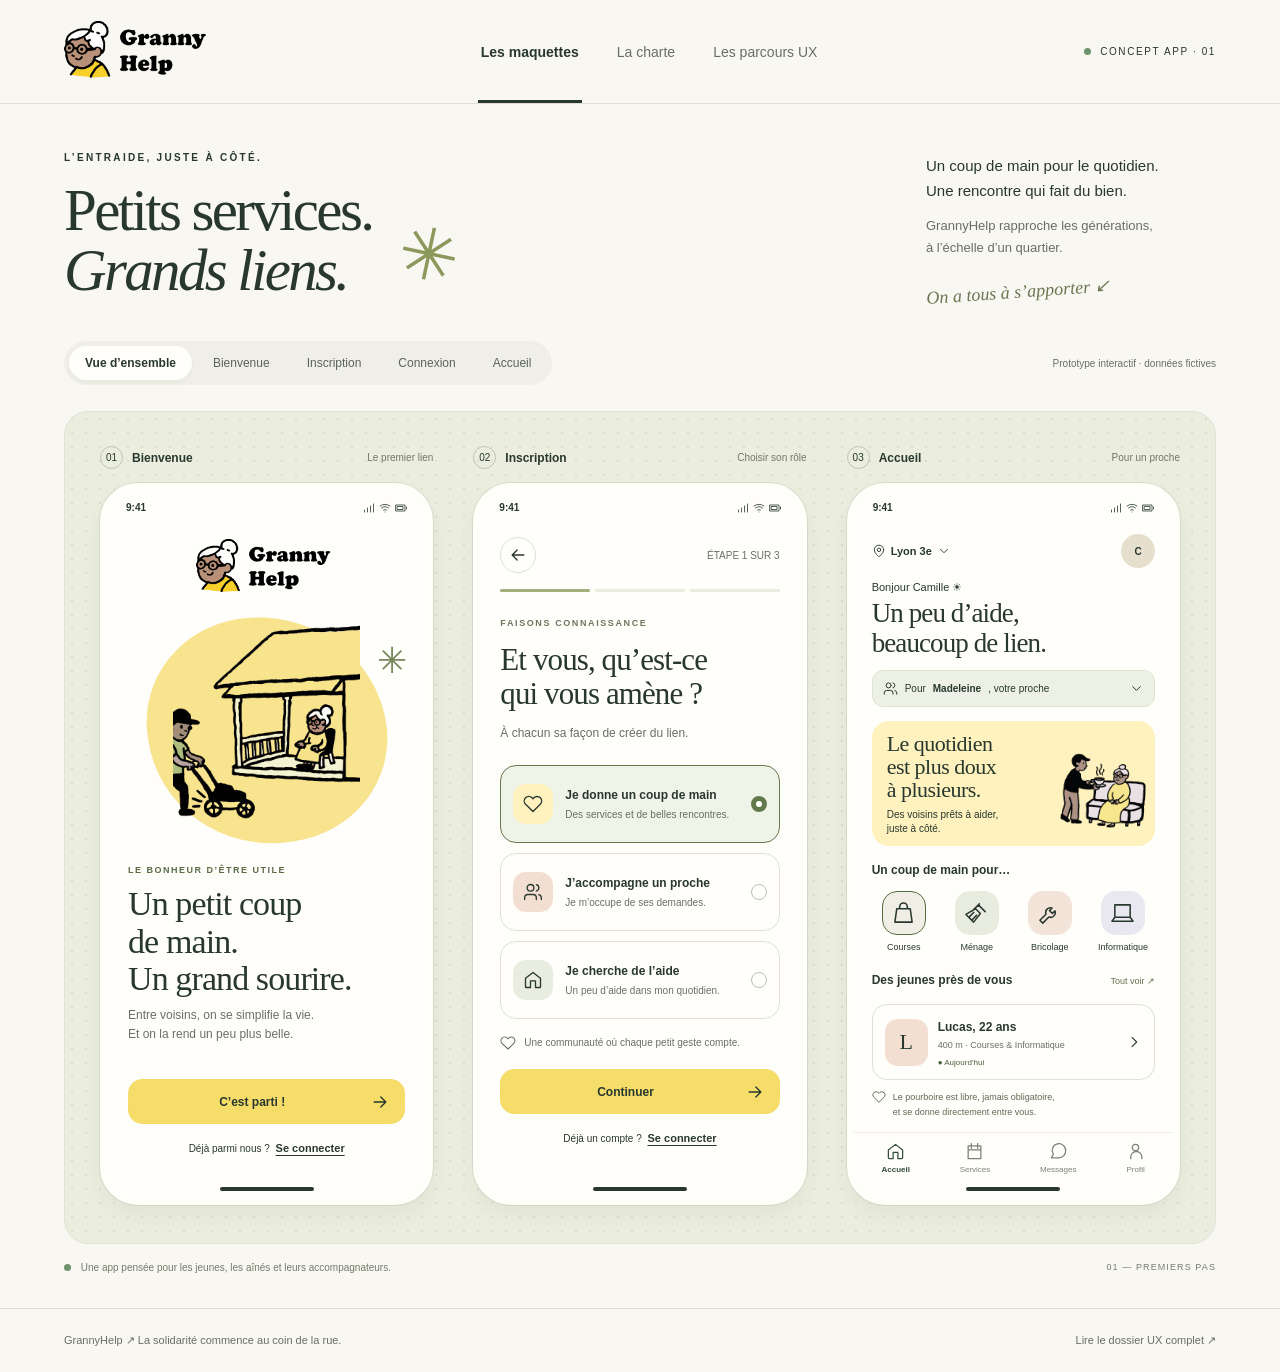
<file: maquette-complete/index.html>
<!doctype html>
<html lang="fr"><head><meta charset="utf-8"><meta name="viewport" content="width=device-width, initial-scale=1"><title>GrannyHelp — Petits services. Grands liens.</title><link rel="stylesheet" href="styles.css?v=2"></head>
<body><header class="studio-header"><a class="studio-brand" href="#maquettes" aria-label="GrannyHelp"><img src="Group%201.png" alt="GrannyHelp"></a><nav aria-label="Dossier de conception"><button class="studio-tab active" data-panel="maquettes" aria-pressed="true">Les maquettes</button><button class="studio-tab" data-panel="charte" aria-pressed="false">La charte</button><button class="studio-tab" data-panel="parcours" aria-pressed="false">Les parcours UX</button></nav><span class="project-label"><span></span> CONCEPT APP · 01</span></header>
<main><section id="maquettes" class="studio-panel"><div class="intro"><div><p class="eyebrow">L’ENTRAIDE, JUSTE À CÔTÉ.</p><h1>Petits services.<br><em>Grands liens.</em><span class="sparkle" aria-hidden="true">✳</span></h1></div><div class="intro-aside"><p>Un coup de main pour le quotidien.<br>Une rencontre qui fait du bien.</p><p class="muted">GrannyHelp rapproche les générations,<br>à l’échelle d’un quartier.</p><span class="handwritten">On a tous à s’apporter ↙</span></div></div><div class="canvas-toolbar"><div class="screen-picker" aria-label="Écran à explorer"><button class="selected" data-screen="overview" aria-pressed="true">Vue d’ensemble</button><button data-screen="welcome" aria-pressed="false">Bienvenue</button><button data-screen="signup" aria-pressed="false">Inscription</button><button data-screen="login" aria-pressed="false">Connexion</button><button data-screen="home" aria-pressed="false">Accueil</button></div><span class="prototype-note">Prototype interactif · données fictives</span></div><div id="screens" class="screens"></div><div class="canvas-footer"><span><i class="little-dot"></i> Une app pensée pour les jeunes, les aînés et leurs accompagnateurs.</span><span>01 — PREMIERS PAS</span></div></section><section id="charte" class="studio-panel" hidden></section><section id="parcours" class="studio-panel" hidden></section></main><footer class="studio-footer"><span>GrannyHelp ↗ La solidarité commence au coin de la rue.</span><a href="UX-DOSSIER.md">Lire le dossier UX complet ↗</a></footer><script src="app.js?v=2"></script></body></html>
</file>
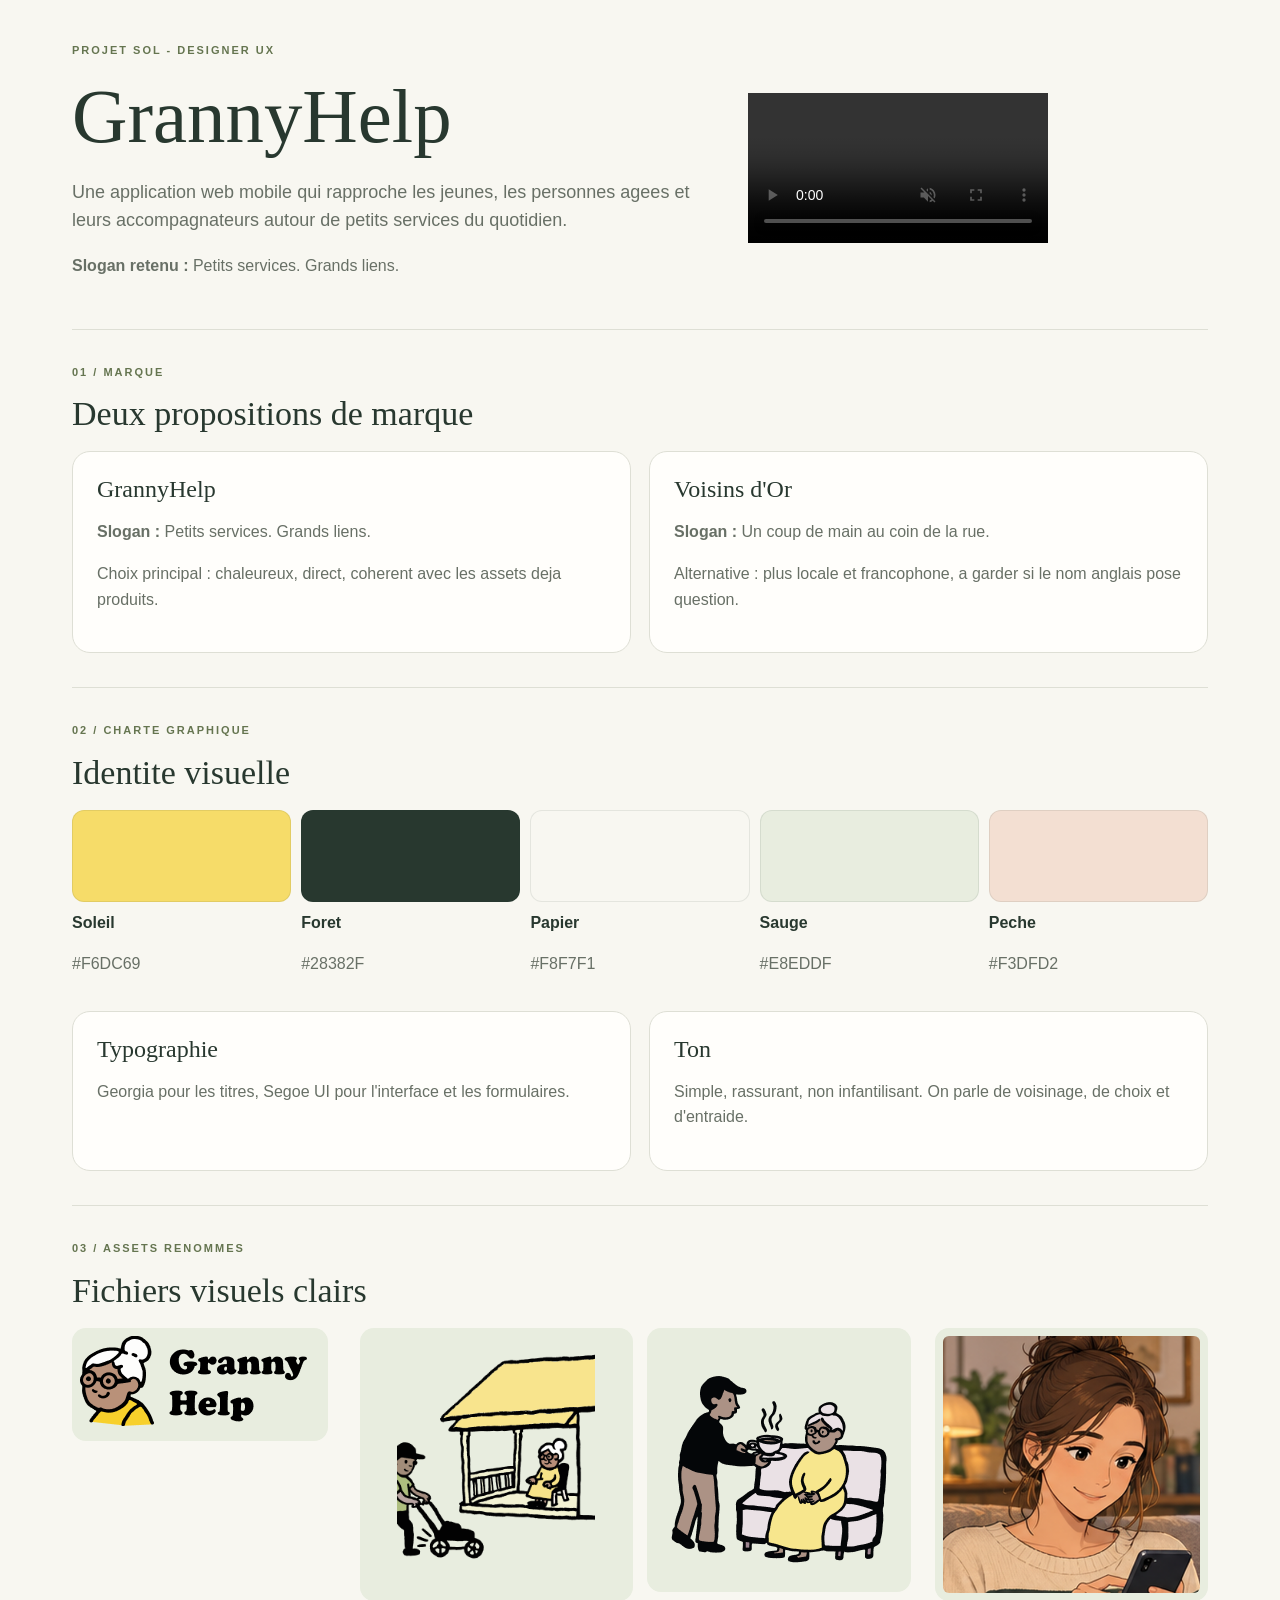
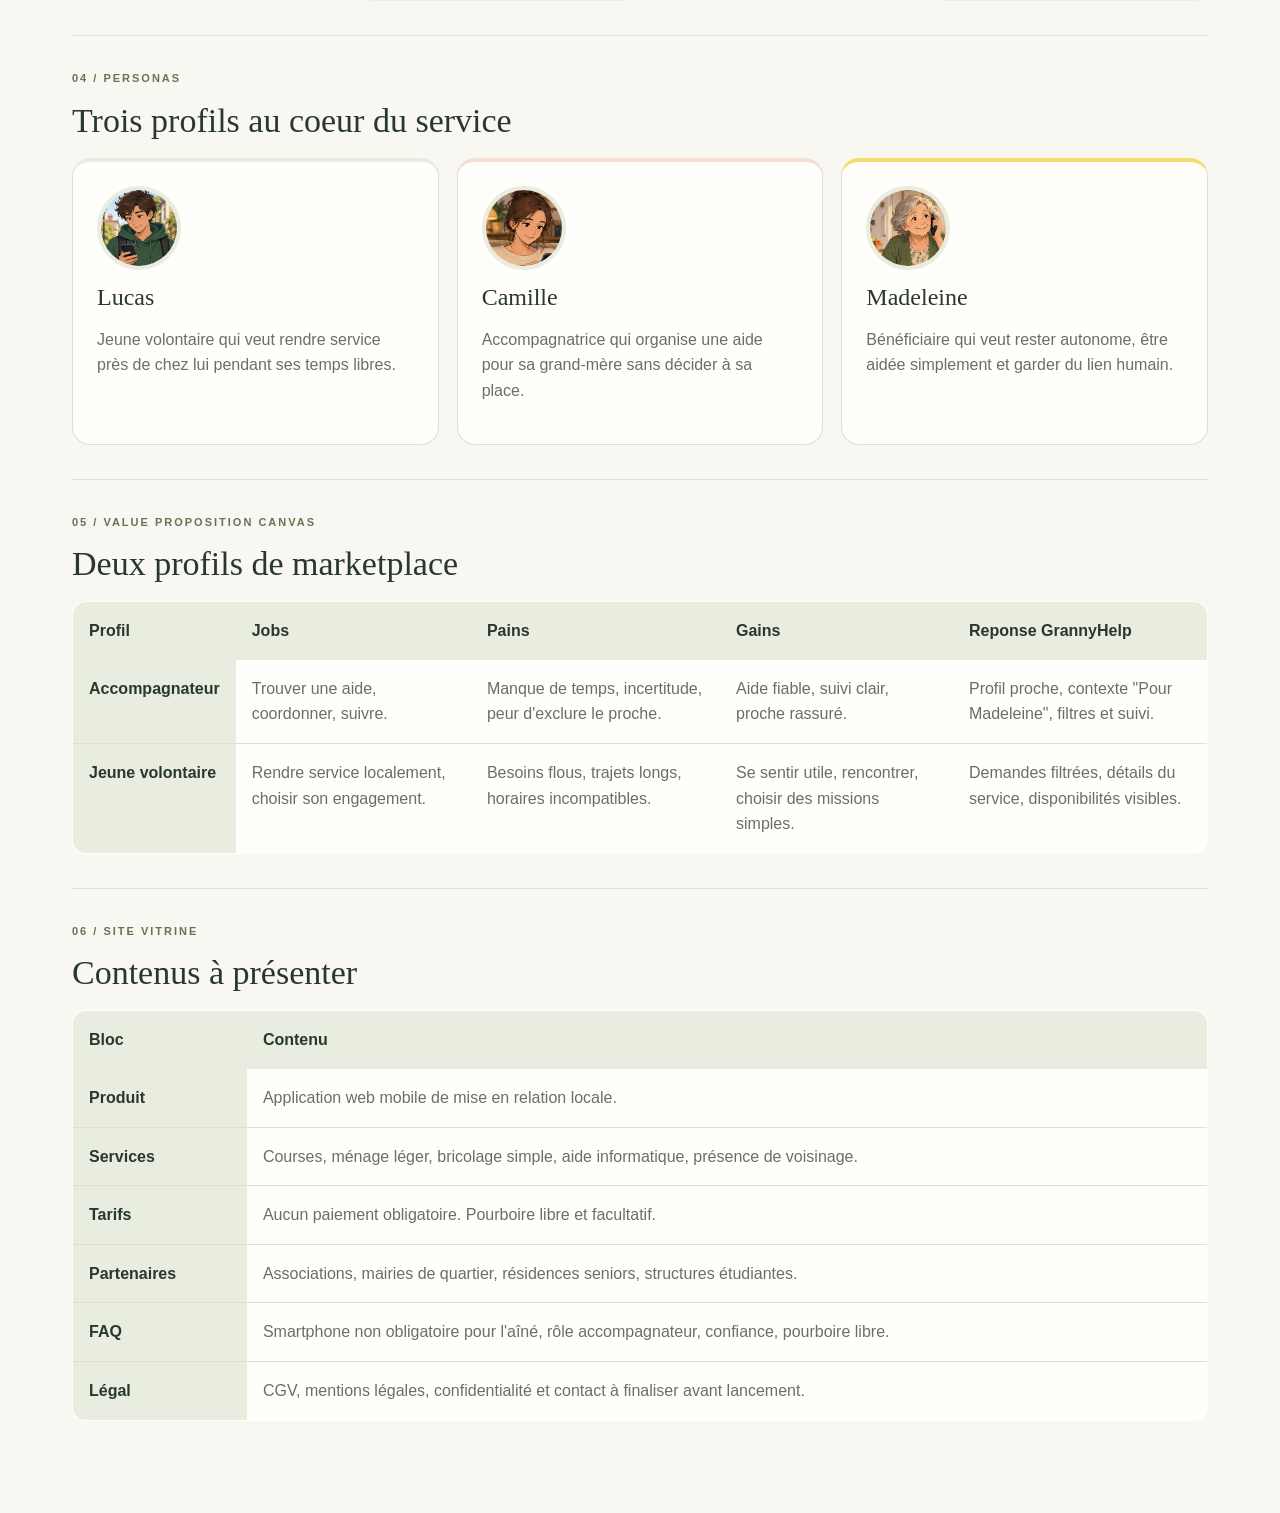
<file: designer/dossier-designer-grannyhelp.html>
<!doctype html>
<html lang="fr">
<head>
  <meta charset="utf-8">
  <meta name="viewport" content="width=device-width, initial-scale=1">
  <title>Dossier Designer - GrannyHelp</title>
  <style>
    :root {
      --paper: #f8f7f1;
      --ink: #28382f;
      --muted: #687066;
      --yellow: #f6dc69;
      --sage: #e8eddf;
      --peach: #f3dfd2;
      --line: #dedfd5;
      --white: #fffefb;
    }
    * { box-sizing: border-box; }
    body {
      margin: 0;
      background: var(--paper);
      color: var(--ink);
      font-family: "Segoe UI", Arial, sans-serif;
      line-height: 1.6;
    }
    main {
      max-width: 1180px;
      margin: 0 auto;
      padding: 42px 22px 58px;
    }
    h1, h2, h3 {
      font-family: Georgia, serif;
      font-weight: 400;
      line-height: 1.12;
    }
    h1 { font-size: clamp(42px, 6vw, 78px); margin: 0 0 18px; }
    h2 { font-size: 34px; margin: 0 0 18px; }
    h3 { font-size: 24px; margin: 0 0 10px; }
    p, li, td { color: var(--muted); }
    img, video { max-width: 100%; display: block; }
    section { padding: 34px 0; border-top: 1px solid var(--line); }
    .hero {
      display: grid;
      grid-template-columns: minmax(0, 1fr) minmax(280px, 460px);
      gap: 36px;
      align-items: center;
      border-top: 0;
      padding-top: 0;
    }
    .eyebrow {
      margin: 0 0 14px;
      font-size: 11px;
      letter-spacing: 2px;
      text-transform: uppercase;
      font-weight: 800;
      color: #657550;
    }
    .lead { font-size: 18px; max-width: 760px; }
    .card-grid {
      display: grid;
      grid-template-columns: repeat(3, minmax(0, 1fr));
      gap: 18px;
    }
    .two { grid-template-columns: repeat(2, minmax(0, 1fr)); }
    .card {
      background: var(--white);
      border: 1px solid var(--line);
      border-radius: 18px;
      padding: 24px;
    }
    .swatches {
      display: grid;
      grid-template-columns: repeat(5, minmax(0, 1fr));
      gap: 10px;
    }
    .swatch span {
      display: block;
      height: 92px;
      border-radius: 12px;
      border: 1px solid #28382f18;
      margin-bottom: 8px;
    }
    .persona {
      border-top: 4px solid var(--sage);
    }
    .persona:nth-child(2) { border-top-color: var(--peach); }
    .persona:nth-child(3) { border-top-color: var(--yellow); }
    .persona img {
      width: 84px;
      height: 84px;
      border-radius: 50%;
      object-fit: cover;
      border: 4px solid var(--sage);
      margin-bottom: 14px;
    }
    table {
      width: 100%;
      border-collapse: collapse;
      background: var(--white);
      border: 1px solid var(--line);
      border-radius: 14px;
      overflow: hidden;
    }
    th, td {
      text-align: left;
      vertical-align: top;
      padding: 16px;
      border-bottom: 1px solid var(--line);
    }
    th { background: var(--sage); color: var(--ink); }
    tr:last-child td, tr:last-child th { border-bottom: 0; }
    .asset-row {
      display: grid;
      grid-template-columns: repeat(4, minmax(0, 1fr));
      gap: 14px;
    }
    .asset-row img {
      border-radius: 14px;
      background: var(--sage);
      aspect-ratio: 1;
      object-fit: contain;
      padding: 8px;
    }
    @media (max-width: 860px) {
      .hero, .card-grid, .two, .asset-row { grid-template-columns: 1fr; }
      .swatches { grid-template-columns: repeat(2, minmax(0, 1fr)); }
    }
  </style>
</head>
<body>
  <main>
    <section class="hero">
      <div>
        <p class="eyebrow">Projet SOL - Designer UX</p>
        <h1>GrannyHelp</h1>
        <p class="lead">Une application web mobile qui rapproche les jeunes, les personnes agees et leurs accompagnateurs autour de petits services du quotidien.</p>
        <p><strong>Slogan retenu :</strong> Petits services. Grands liens.</p>
      </div>
      <video src="../assets/video-presentation-grannyhelp.mp4" controls muted playsinline aria-label="Vidéo de présentation GrannyHelp"></video>
    </section>

    <section>
      <p class="eyebrow">01 / Marque</p>
      <h2>Deux propositions de marque</h2>
      <div class="card-grid two">
        <article class="card">
          <h3>GrannyHelp</h3>
          <p><strong>Slogan :</strong> Petits services. Grands liens.</p>
          <p>Choix principal : chaleureux, direct, coherent avec les assets deja produits.</p>
        </article>
        <article class="card">
          <h3>Voisins d'Or</h3>
          <p><strong>Slogan :</strong> Un coup de main au coin de la rue.</p>
          <p>Alternative : plus locale et francophone, a garder si le nom anglais pose question.</p>
        </article>
      </div>
    </section>

    <section>
      <p class="eyebrow">02 / Charte graphique</p>
      <h2>Identite visuelle</h2>
      <div class="swatches">
        <div class="swatch"><span style="background:#f6dc69"></span><strong>Soleil</strong><p>#F6DC69</p></div>
        <div class="swatch"><span style="background:#28382f"></span><strong>Foret</strong><p>#28382F</p></div>
        <div class="swatch"><span style="background:#f8f7f1"></span><strong>Papier</strong><p>#F8F7F1</p></div>
        <div class="swatch"><span style="background:#e8eddf"></span><strong>Sauge</strong><p>#E8EDDF</p></div>
        <div class="swatch"><span style="background:#f3dfd2"></span><strong>Peche</strong><p>#F3DFD2</p></div>
      </div>
      <div class="card-grid two" style="margin-top:18px">
        <article class="card"><h3>Typographie</h3><p>Georgia pour les titres, Segoe UI pour l'interface et les formulaires.</p></article>
        <article class="card"><h3>Ton</h3><p>Simple, rassurant, non infantilisant. On parle de voisinage, de choix et d'entraide.</p></article>
      </div>
    </section>

    <section>
      <p class="eyebrow">03 / Assets renommes</p>
      <h2>Fichiers visuels clairs</h2>
      <div class="asset-row">
        <img src="../assets/logo-grannyhelp.png" alt="Logo GrannyHelp">
        <img src="../assets/illustration-rencontre-perron.png" alt="Illustration rencontre">
        <img src="../assets/illustration-mamie.png" alt="Illustration mamie">
        <img src="../assets/personas/persona-camille-storyboard.png" alt="Persona Camille">
      </div>
    </section>

    <section>
      <p class="eyebrow">04 / Personas</p>
      <h2>Trois profils au coeur du service</h2>
      <div class="card-grid">
        <article class="card persona"><img src="../assets/personas/persona-lucas-storyboard.png" alt="Lucas"><h3>Lucas</h3><p>Jeune volontaire qui veut rendre service près de chez lui pendant ses temps libres.</p></article>
        <article class="card persona"><img src="../assets/personas/persona-camille-storyboard.png" alt="Camille"><h3>Camille</h3><p>Accompagnatrice qui organise une aide pour sa grand-mère sans décider à sa place.</p></article>
        <article class="card persona"><img src="../assets/personas/persona-madeleine-storyboard.png" alt="Madeleine"><h3>Madeleine</h3><p>Bénéficiaire qui veut rester autonome, être aidée simplement et garder du lien humain.</p></article>
      </div>
    </section>

    <section>
      <p class="eyebrow">05 / Value Proposition Canvas</p>
      <h2>Deux profils de marketplace</h2>
      <table>
        <thead><tr><th>Profil</th><th>Jobs</th><th>Pains</th><th>Gains</th><th>Reponse GrannyHelp</th></tr></thead>
        <tbody>
          <tr><th>Accompagnateur</th><td>Trouver une aide, coordonner, suivre.</td><td>Manque de temps, incertitude, peur d'exclure le proche.</td><td>Aide fiable, suivi clair, proche rassuré.</td><td>Profil proche, contexte "Pour Madeleine", filtres et suivi.</td></tr>
          <tr><th>Jeune volontaire</th><td>Rendre service localement, choisir son engagement.</td><td>Besoins flous, trajets longs, horaires incompatibles.</td><td>Se sentir utile, rencontrer, choisir des missions simples.</td><td>Demandes filtrées, détails du service, disponibilités visibles.</td></tr>
        </tbody>
      </table>
    </section>

    <section>
      <p class="eyebrow">06 / Site vitrine</p>
      <h2>Contenus à présenter</h2>
      <table>
        <thead><tr><th>Bloc</th><th>Contenu</th></tr></thead>
        <tbody>
          <tr><th>Produit</th><td>Application web mobile de mise en relation locale.</td></tr>
          <tr><th>Services</th><td>Courses, ménage léger, bricolage simple, aide informatique, présence de voisinage.</td></tr>
          <tr><th>Tarifs</th><td>Aucun paiement obligatoire. Pourboire libre et facultatif.</td></tr>
          <tr><th>Partenaires</th><td>Associations, mairies de quartier, résidences seniors, structures étudiantes.</td></tr>
          <tr><th>FAQ</th><td>Smartphone non obligatoire pour l'aîné, rôle accompagnateur, confiance, pourboire libre.</td></tr>
          <tr><th>Légal</th><td>CGV, mentions légales, confidentialité et contact à finaliser avant lancement.</td></tr>
        </tbody>
      </table>
    </section>
  </main>
</body>
</html>
</file>
<file: styles.css>
:root{--paper:#f8f7f1;--ink:#28382f;--muted:#687066;--yellow:#f6dc69;--yellow-soft:#fff2be;--sage:#e8eddf;--peach:#f3dfd2;--line:#dedfd5;--white:#fffefb;--green:#345747;font-family:'Segoe UI',Arial,sans-serif;color:var(--ink);background:var(--paper)}
*{box-sizing:border-box}body{margin:0}button,input,select,textarea{font:inherit}button{cursor:pointer;color:inherit}a{color:inherit}button:focus-visible,a:focus-visible,input:focus-visible,select:focus-visible,textarea:focus-visible{outline:3px solid #496dbe;outline-offset:3px}[hidden]{display:none!important}.studio-header{height:104px;border-bottom:1px solid var(--line);padding:0 5%;display:flex;align-items:center;justify-content:space-between;gap:24px}.studio-brand img{width:150px;display:block}.studio-header nav{display:flex;gap:32px;height:100%;align-items:center}.studio-tab{background:none;border:0;height:100%;font-size:14px;padding:0 3px;position:relative;color:var(--muted)}.studio-tab.active{color:var(--ink);font-weight:650}.studio-tab.active:after{content:'';height:3px;background:var(--ink);position:absolute;bottom:0;left:0;right:0}.project-label{display:flex;align-items:center;gap:9px;font-size:10px;letter-spacing:1.6px}.project-label span,.little-dot{width:7px;height:7px;display:inline-block;background:#70916d;border-radius:50%}.studio-panel{max-width:1480px;margin:0 auto;padding:0 5%}.intro{display:flex;justify-content:space-between;align-items:center;padding:48px 0 40px}.eyebrow{font-size:10px;letter-spacing:2.3px;font-weight:700;margin:0 0 18px}.intro h1{font:normal clamp(44px,4.6vw,68px)/1.02 Georgia,serif;letter-spacing:-2.6px;margin:0;position:relative;width:fit-content}.intro h1 em{font-weight:normal}.sparkle{position:absolute;right:-83px;bottom:3px;color:#8c985c;font:normal 72px Georgia;transform:rotate(12deg)}.intro-aside{width:290px;font-size:15px;line-height:1.65}.intro-aside p{margin:0 0 12px}.muted{color:var(--muted);font-size:13px}.handwritten{font:italic 18px Georgia;display:block;margin-top:19px;transform:rotate(-4deg);color:#6d7553}.canvas-toolbar{display:flex;align-items:center;justify-content:space-between;gap:15px;margin:0 0 26px}.screen-picker{display:flex;gap:5px;flex-wrap:wrap;background:#efefe7;padding:5px;border-radius:30px}.screen-picker button{padding:10px 16px;border:0;border-radius:25px;background:none;font-size:12px;color:#5b645a}.screen-picker button.selected{background:var(--white);box-shadow:0 2px 5px #24352b0a;color:var(--ink);font-weight:650}.prototype-note{font-size:10px;color:var(--muted)}.screens{padding:34px 35px 38px;border:1px solid #e1e3d7;border-radius:24px;background:#ebeede;display:grid;grid-template-columns:repeat(3,minmax(0,1fr));gap:40px;align-items:start;background-image:radial-gradient(#b8c1a74d .75px,transparent .75px);background-size:14px 14px}.screen-item{min-width:0;max-width:352px;justify-self:center;width:100%}.screen-caption{display:flex;justify-content:space-between;align-items:center;font-size:12px;font-weight:600;margin-bottom:14px}.screen-caption>span{display:flex;align-items:center;gap:9px}.screen-num{border:1px solid #bdc6af;border-radius:50%;display:grid;place-items:center;width:23px;height:23px;font-size:10px;font-weight:400}.screen-caption small{font-size:10px;font-weight:400;color:#707965}.phone{border:7px solid #fffef9;border-radius:38px;background:var(--white);height:722px;box-shadow:0 10px 20px #30412c0d,0 0 0 1px #d9ddcd;overflow:hidden;position:relative;display:flex;flex-direction:column}.statusbar{height:35px;display:flex;align-items:center;justify-content:space-between;padding:0 19px;flex-shrink:0;font-size:10px;font-weight:650}.status-icons{display:flex;align-items:center;gap:4px}.status-icons svg{width:12px;height:12px}.phone-body{flex:1;min-height:0;overflow-y:auto;scrollbar-width:thin;scrollbar-color:#d8dcce transparent}.phone-body h2{font:normal 31px/1.1 Georgia,serif;letter-spacing:-.9px;margin:13px 0}.phone-body h3{font-size:15px;line-height:1.3;margin:0}.phone-body p{font-size:12px;line-height:1.6}.phone-body .soft{color:var(--muted)}.phone-body small{font-size:10px;line-height:1.5}.home-indicator{height:18px;display:grid;place-items:center;flex-shrink:0}.home-indicator:after{content:'';height:4px;width:94px;background:#28382f;border-radius:5px}.app-pad{padding:12px 20px 20px}.app-logo{width:128px;height:auto;display:block}.welcome{padding:14px 21px 17px;min-height:100%;display:flex;flex-direction:column}.welcome .app-logo{margin:0 auto;width:142px}.welcome-art{height:255px;position:relative;display:flex;align-items:center;justify-content:center;margin:6px -8px 0}.welcome-art:before{content:'';width:238px;height:228px;background:#f8e38f;border-radius:45% 55% 45% 53%;position:absolute;transform:rotate(-8deg)}.welcome-art img{height:243px;width:auto;position:relative;object-fit:contain;z-index:1}.art-flower{position:absolute;right:6px;top:38px;color:#76875b;font-size:36px;z-index:2}.mini-pill{font-size:9px;font-weight:600;text-transform:uppercase;letter-spacing:1.5px;color:#5b6c46;margin:8px 0 0}.welcome h2{font-size:34px;margin:10px 0 8px}.welcome p{margin:0 0 16px}.primary,.secondary{min-height:45px;width:100%;border-radius:14px;font-size:12px;font-weight:650;display:flex;align-items:center;justify-content:center;gap:9px;padding:11px 14px;text-decoration:none}.primary{border:1px solid var(--yellow);background:var(--yellow);color:var(--ink)}.primary:hover{background:#efcd4c}.secondary{border:1px solid var(--line);background:transparent}.secondary:hover{background:var(--sage)}.primary .icon{margin-left:auto}.primary span{flex:1;text-align:center}.welcome-actions{margin-top:auto}.link-button{background:none;border:0;padding:9px 0;font-size:11px;text-decoration:underline;text-underline-offset:3px}.signin-prompt{text-align:center;font-size:10px;margin-top:9px}.signin-prompt button{font-weight:650;margin-left:3px}.app-top{display:flex;align-items:center;justify-content:space-between;gap:10px}.icon-btn{width:36px;height:36px;flex-shrink:0;border:1px solid var(--line);border-radius:50%;background:var(--white);display:grid;place-items:center}.icon{width:20px;height:20px;display:inline-block;vertical-align:middle;flex-shrink:0}.step-text{font-size:10px;color:var(--muted)}.step-line{display:flex;gap:5px;margin:21px 0 26px}.step-line i{height:3px;background:var(--sage);flex:1;border-radius:5px}.step-line i.on{background:#a2b07e}.signup-copy{margin:0 0 22px}.role-list{display:grid;gap:10px;margin:20px 0}.role-card{display:flex;align-items:center;text-align:left;gap:12px;border:1px solid var(--line);border-radius:16px;padding:15px 12px;background:var(--white);min-height:86px}.role-card[aria-pressed=true]{border:1.5px solid #65784e;background:#f0f3e7}.role-symbol{width:40px;height:40px;border-radius:13px;background:var(--yellow-soft);display:grid;place-items:center;flex-shrink:0}.role-card:nth-child(2) .role-symbol{background:var(--peach)}.role-card:nth-child(3) .role-symbol{background:var(--sage)}.role-card strong{font-size:12px;display:block;line-height:1.35}.role-card small{color:var(--muted);display:block;font-size:10px;margin-top:4px}.radio{width:16px;height:16px;border:1px solid #bac1b1;border-radius:50%;margin-left:auto;flex-shrink:0}.role-card[aria-pressed=true] .radio{border:5px solid #62794c;background:var(--white)}.hint{display:flex;gap:8px;font-size:10px;line-height:1.6;color:var(--muted);margin:19px 0}.hint .icon{width:16px;height:16px}.signup-bottom{margin-top:24px}.mini-eyebrow{font-size:9px;text-transform:uppercase;letter-spacing:1.6px;font-weight:650;color:#6e775e}.home-top{display:flex;justify-content:space-between;align-items:center;padding:9px 18px 0}.location-button{padding:0;border:0;background:transparent;display:flex;gap:5px;align-items:center;font-size:11px;font-weight:600}.location-button .icon{width:14px;height:14px}.avatar{width:34px;height:34px;display:grid;place-items:center;border-radius:50%;background:#e6dfce;border:0;font-size:10px;font-weight:700}.home-content{padding:17px 18px 12px}.greeting{font-size:11px;margin-bottom:4px}.home-content h2{font-size:27px;margin:5px 0 17px}.beneficiary{background:#edf0e4;border:1px solid #dde3d1;border-radius:11px;display:flex;align-items:center;gap:7px;width:100%;font-size:10px;padding:10px;margin-bottom:14px}.beneficiary .icon{width:15px;height:15px}.beneficiary .chevron{margin-left:auto}.hero-card{background:var(--yellow-soft);border-radius:17px;display:flex;align-items:center;padding:14px 9px 12px 15px;position:relative;min-height:125px;overflow:hidden}.hero-card h3{font:normal 22px/1.05 Georgia;letter-spacing:-.5px}.hero-card p{font-size:10px;margin:7px 0 0;line-height:1.4}.hero-card img{width:118px;height:118px;object-fit:contain;margin-right:-6px;align-self:flex-end}.hero-card div{flex:1}.section-title{display:flex;align-items:center;justify-content:space-between;margin:21px 0 12px}.section-title h3{font-size:12px}.section-title button{font-size:9px;color:#657550;border:0;background:none;padding:6px 0}.services{display:grid;grid-template-columns:repeat(4,minmax(0,1fr));gap:9px}.service{border:0;background:none;padding:0;font-size:9px;display:flex;flex-direction:column;align-items:center;gap:7px;line-height:1.2}.service .service-symbol{display:grid;place-items:center;width:48px;height:48px;border-radius:15px;background:#f0eee5;border:1.5px solid transparent}.service:nth-child(2) .service-symbol{background:#e8ecdf}.service:nth-child(3) .service-symbol{background:#f3e4da}.service:nth-child(4) .service-symbol{background:#e9e8f0}.service[aria-pressed=true] .service-symbol{border-color:#566c42}.service .icon{width:23px;height:23px}.helper-card{border:1px solid var(--line);border-radius:15px;background:var(--white);padding:12px;width:100%;text-align:left;display:flex;align-items:center;gap:10px}.helper-avatar{width:43px;height:47px;border-radius:13px;background:var(--peach);display:grid;place-items:center;font:22px Georgia;flex-shrink:0}.helper-card strong{font-size:12px}.helper-card small{font-size:9px;color:var(--muted);display:block;margin-top:4px}.helper-card .icon{margin-left:auto;width:16px}.availability{font-size:8px;color:#48603a;margin-top:6px;display:block}.tip-note{display:flex;align-items:flex-start;gap:7px;margin:13px 0 0!important;font-size:9px!important;color:#606955}.tip-note .icon{width:14px;height:14px}.bottom-nav{display:flex;justify-content:space-around;border-top:1px solid #eceee6;background:var(--white);padding:9px 3px 4px;flex-shrink:0}.bottom-nav button{background:none;border:0;display:flex;flex-direction:column;align-items:center;gap:4px;font-size:8px;padding:0 8px;color:#7a8175;min-height:34px}.bottom-nav button.active{color:#344f3b;font-weight:650}.bottom-nav .icon{width:19px;height:19px}.canvas-footer{display:flex;justify-content:space-between;gap:20px;margin:18px 0 35px;font-size:10px;color:#747c6b}.canvas-footer .little-dot{margin-right:7px}.canvas-footer>span:last-child{letter-spacing:1.1px;font-size:9px}.studio-footer{padding:25px 5%;border-top:1px solid var(--line);display:flex;justify-content:space-between;gap:20px;font-size:11px;color:var(--muted)}.studio-footer a{text-decoration:none}.screens.focused{grid-template-columns:352px minmax(240px,380px);justify-content:center;gap:90px;padding:35px}.design-notes{align-self:center}.design-notes h2{font:normal 38px/1.12 Georgia;letter-spacing:-1px}.design-notes p,.design-notes li{font-size:14px;line-height:1.8;color:var(--muted)}.design-notes ul{padding-left:17px}.note-tag{font-size:10px;letter-spacing:1px;background:#dfe6cf;padding:7px 11px;border-radius:20px;display:inline-block}.form-stack{display:grid;gap:15px;margin:24px 0 18px}.form-stack label{font-size:11px;font-weight:600;display:block}.form-stack input,.form-stack select,.form-stack textarea{display:block;border:1px solid #d8ddcf;border-radius:11px;background:#fffefb;padding:12px;width:100%;margin-top:7px;font-size:13px;color:var(--ink);min-height:44px}.form-stack textarea{min-height:75px;resize:vertical}.check-label{display:flex!important;align-items:flex-start;gap:8px;line-height:1.6;font-size:10px!important;font-weight:400!important}.check-label input{width:16px;min-height:16px;flex-shrink:0;margin-top:1px;accent-color:#567145}.login-art{background:var(--sage);border-radius:50%;width:134px;height:134px;display:grid;place-items:center;margin:24px auto}.login-art img{width:132px}.login-heading{text-align:center}.password-wrap{position:relative}.password-wrap input{padding-right:45px}.password-toggle{position:absolute;right:8px;top:6px;height:34px;width:32px;border:0;background:none;display:grid;place-items:center}.password-toggle .icon{width:17px}.error-text{color:#9b352c!important;font-size:11px!important}.notice{padding:13px;border-radius:12px;background:var(--sage);font-size:11px;line-height:1.7;margin:15px 0}.success-icon{height:72px;width:72px;background:var(--sage);border-radius:50%;display:grid;place-items:center;margin:30px auto 20px}.success-icon .icon{width:32px;height:32px}.message-bubble{padding:12px;border-radius:15px;background:var(--sage);font-size:12px;line-height:1.6;margin:17px 25px 12px 0}.message-bubble.mine{margin:12px 0 12px 25px;background:var(--yellow-soft)}.detail-box{border:1px solid var(--line);border-radius:14px;padding:14px;margin:15px 0}.detail-box p{margin:6px 0}.detail-box .mini-eyebrow{font-size:8px}.profile-portrait{margin:23px auto 12px;width:75px;height:75px;font:34px Georgia;border-radius:24px;display:grid;place-items:center;background:var(--peach)}.profile-name{text-align:center}.stack-actions{display:grid;gap:10px;margin:20px 0}.text-row{display:flex;justify-content:space-between;align-items:center;gap:10px;padding:13px 0;border-bottom:1px solid var(--line);font-size:11px}.text-row button{border:0;background:none;font-size:11px;text-decoration:underline}.empty{padding:25px 0}.message-list button{width:100%;text-align:left;border:1px solid var(--line);border-radius:12px;background:var(--white);padding:14px;margin:15px 0}.brand-intro{padding:48px 0 32px}.brand-intro h1{font:normal 52px/1.1 Georgia;letter-spacing:-1.7px;margin:0 0 16px}.brand-intro>p:last-child{max-width:650px;color:var(--muted);font-size:15px;line-height:1.8}.brand-grid{display:grid;grid-template-columns:1.1fr 1fr;gap:20px;margin-bottom:22px}.brand-card{padding:30px;background:var(--white);border:1px solid var(--line);border-radius:20px}.brand-card h2,.ux-block h2{font:normal 29px Georgia;letter-spacing:-.6px;margin:8px 0 17px}.brand-card p,.brand-card li,.ux-block p,.ux-block li{font-size:13px;line-height:1.85;color:var(--muted)}.brand-card ul{padding-left:20px}.logo-showcase{background:var(--yellow-soft);min-height:195px;display:flex;align-items:center;justify-content:center;border-radius:14px;margin:20px 0}.logo-showcase img{width:240px}.swatches{display:grid;grid-template-columns:repeat(5,1fr);gap:10px;margin-top:24px}.swatch span{height:100px;display:block;border-radius:13px;margin-bottom:10px;border:1px solid #28382f12}.swatch strong{font-size:10px;display:block}.swatch small{display:block;font-size:10px;margin-top:4px;color:var(--muted)}.type-specimen{font:normal 51px/1.1 Georgia;letter-spacing:-1.5px;margin:26px 0 14px}.font-sample{font-size:25px!important;color:var(--ink)!important}.illustration-line{display:flex;align-items:center;justify-content:space-around;min-height:190px;background:var(--sage);border-radius:15px}.illustration-line img{height:165px;max-width:45%;object-fit:contain}.icon-line{display:flex;gap:22px;margin:22px 0}.icon-line .icon{height:26px;width:26px}.animated-granny{transform-origin:50% 90%}.animated-granny.wave{animation:granny-wave 1s ease-in-out 2}@keyframes granny-wave{0%,100%{transform:rotate(0)}35%{transform:rotate(-5deg)}70%{transform:rotate(5deg)}}.inline-action{background:var(--yellow);border:0;border-radius:10px;padding:11px 17px;font-size:12px}.ux-nav{display:flex;flex-wrap:wrap;gap:8px;margin-bottom:28px}.ux-nav a{text-decoration:none;font-size:12px;border:1px solid var(--line);border-radius:22px;padding:10px 16px}.ux-block{scroll-margin-top:25px;margin-bottom:42px}.persona-grid{display:grid;grid-template-columns:repeat(3,1fr);gap:20px}.persona{border-top:3px solid #95a17c;padding:23px;background:var(--white);border-radius:0 0 17px 17px}.persona:nth-child(2){border-color:#d6b49b}.persona:nth-child(3){border-color:#dfc754}.persona h3{font:normal 25px Georgia;margin:15px 0 6px}.persona .persona-initial{height:51px;width:51px;display:grid;place-items:center;border-radius:50%;background:var(--sage);font:25px Georgia}.persona:nth-child(2) .persona-initial{background:var(--peach)}.persona:nth-child(3) .persona-initial{background:var(--yellow-soft)}.persona blockquote{font:italic 18px/1.6 Georgia;margin:20px 0}.persona p{font-size:12px}.story-grid{display:grid;grid-template-columns:repeat(3,1fr);gap:16px}.story-step{padding:23px;border:1px solid var(--line);border-radius:16px;background:var(--white)}.story-scene{height:125px;background:var(--sage);border-radius:12px;margin:12px 0 19px;display:flex;align-items:center;justify-content:center;gap:17px}.story-scene img{height:120px;max-width:150px;object-fit:contain}.story-scene .icon{width:40px;height:40px}.story-step:nth-child(2n) .story-scene{background:var(--yellow-soft)}.story-step h3{font-size:15px}.story-step p{font-size:12px}.step-label{font-size:10px;letter-spacing:1px;color:#708058}.table-wrap{overflow:auto;border:1px solid var(--line);border-radius:16px;background:var(--white)}table{border-collapse:collapse;width:100%;min-width:760px;font-size:12px;line-height:1.7}th,td{text-align:left;padding:18px;border-bottom:1px solid var(--line);vertical-align:top}thead{background:var(--sage)}tbody th{min-width:115px}td{color:#65705f}.canvas-grid{display:grid;grid-template-columns:1fr 1fr;gap:18px}.canvas-side{background:var(--white);border:1px solid var(--line);border-radius:18px;padding:28px}.canvas-side:first-child{background:#f2f4ea}.canvas-side h3{font:normal 25px Georgia;margin:0 0 20px}.canvas-side h4{font-size:12px;margin:24px 0 8px}.canvas-side ul{padding-left:17px;margin:0}.ux-footnote{font-size:11px!important;color:#7a8075!important;margin-top:18px}.wide-card{margin-bottom:28px}.split-content{display:grid;grid-template-columns:1fr 1fr;gap:28px}.principle{display:flex;gap:15px;border-top:1px solid var(--line);padding:17px 0}.principle b{font:23px Georgia;color:#8d9975}.principle p{margin:0}.status-message{font-size:11px;line-height:1.6;color:var(--green);margin:12px 0}.chip-row{display:flex;gap:7px;flex-wrap:wrap;margin:12px 0}.chip-row button{border:1px solid var(--line);border-radius:20px;padding:8px 11px;background:var(--white);font-size:10px}.chip-row button.selected{background:var(--sage);border-color:#758862}.terms-content h3{margin-top:20px}.terms-content p{font-size:11px}.appointment-date{display:flex;align-items:center;gap:12px}.date-tile{padding:9px;background:var(--yellow-soft);border-radius:10px;text-align:center;min-width:43px}.date-tile strong{display:block;font-size:19px}.date-tile small{font-size:8px}
@media(min-width:1450px){.screens{gap:65px;padding-left:65px;padding-right:65px}}
@media(max-width:1100px){.screens{gap:20px;padding:25px 19px}.app-pad{padding-left:15px;padding-right:15px}.welcome{padding-left:16px;padding-right:16px}.welcome h2{font-size:30px}.home-content{padding-left:13px;padding-right:13px}.role-card{padding:13px 9px;gap:8px}.role-symbol{width:34px;height:36px}.hero-card img{width:98px;height:112px}.service .service-symbol{width:43px;height:43px}.intro{padding-top:36px}.prototype-note{display:none}.screens.focused{gap:50px}.screen-caption small{display:none}}
@media(max-width:850px){.studio-header{height:auto;min-height:90px;padding:17px 5%;flex-wrap:wrap;gap:14px}.studio-brand img{width:130px}.project-label{font-size:9px}.studio-header nav{order:3;width:100%;height:34px;gap:25px}.studio-tab{font-size:12px}.intro h1{font-size:51px}.intro-aside{width:230px;font-size:13px}.screens{grid-template-columns:1fr;padding:28px;gap:30px}.screen-item{max-width:352px}.screen-caption small{display:block}.screens.focused{grid-template-columns:minmax(0,352px);gap:25px}.design-notes{padding:0 8px}.design-notes h2{font-size:30px}.design-notes p,.design-notes li{font-size:13px}.brand-grid,.canvas-grid{grid-template-columns:1fr}.persona-grid{grid-template-columns:1fr}.story-grid{grid-template-columns:repeat(2,1fr)}.canvas-footer>span:last-child{display:none}.brand-intro h1{font-size:42px}.split-content{grid-template-columns:1fr}.home-content{padding-left:18px;padding-right:18px}.welcome{padding-left:21px;padding-right:21px}.welcome h2{font-size:34px}.hero-card img{width:118px;height:118px}.app-pad{padding-left:20px;padding-right:20px}}
@media(max-width:550px){.intro{padding:32px 0;display:block}.intro h1{font-size:49px}.intro-aside{margin-top:24px;width:auto}.intro-aside p{display:inline;font-size:12px}.intro-aside .muted{display:none}.handwritten{font-size:16px;margin-top:14px}.sparkle{right:-62px;font-size:53px}.screen-picker{border-radius:15px;gap:1px;width:100%}.screen-picker button{padding:9px 10px;font-size:10px}.screens{padding:22px 12px;border-radius:17px}.screens.focused{padding:22px 12px}.phone{border-width:5px}.studio-footer{flex-direction:column;font-size:10px}.project-label{letter-spacing:.8px}.story-grid{grid-template-columns:1fr}.brand-card{padding:20px}.swatches{gap:6px}.swatch span{height:75px}.swatch strong,.swatch small{font-size:8px}.brand-intro h1{font-size:36px}.canvas-footer{line-height:1.6}.type-specimen{font-size:40px}}
.step-line{margin:16px 0 20px}.role-list{margin:16px 0}.role-card{min-height:78px;padding-top:12px;padding-bottom:12px}.hint{margin:15px 0}.signup-bottom{margin-top:18px}.home-content{padding-top:13px}.home-content h2{margin-bottom:12px}.hero-card{padding-top:10px;padding-bottom:10px}.hero-card img{width:98px;height:98px}.section-title{margin-top:17px}.service .service-symbol{width:44px;height:44px}.tip-note{margin-top:10px!important}
.storyboard-visual .story-step{padding:16px;position:relative;overflow:hidden}.storyboard-visual .story-scene{height:190px;position:relative;display:block;background:#f8f7f1;border:1px solid var(--line);padding:0;overflow:hidden}.story-panel-image{width:100%;height:100%;display:block;object-fit:cover}.story-icons{position:absolute;right:12px;top:12px;display:flex;gap:6px;background:#fffef9d9;border:1px solid var(--line);border-radius:999px;padding:7px 8px;z-index:2}.story-icons .icon{width:19px;height:19px;color:#344f3b}.storyboard-visual .story-step h3{font-size:16px;margin:12px 0 7px}.storyboard-visual .story-step p{font-size:12px;line-height:1.6;margin:0}@media(max-width:550px){.storyboard-visual .story-scene{height:172px}}
@media(prefers-reduced-motion:reduce){.animated-granny.wave{animation:none}}
@media print{.studio-header,.canvas-toolbar,.studio-footer,.ux-nav{display:none}.studio-panel{padding:0}.studio-panel[hidden]{display:block!important}.screens{background:white;gap:20px;padding:15px}.phone{box-shadow:none}.brand-card,.story-step,.persona,.ux-block{break-inside:avoid}.intro{padding:20px 0}.studio-panel{break-before:page}.canvas-footer{margin-bottom:0}}

.hero{min-height:calc(100vh - 104px);display:grid;grid-template-columns:minmax(0,1fr) minmax(280px,520px);align-items:center;gap:54px;padding:54px 0 48px}
.hero-copy h1{font:normal clamp(52px,6vw,86px)/.98 Georgia,serif;letter-spacing:-2.4px;margin:0 0 22px}
.hero-copy h1 em{font-weight:normal}
.lead{max-width:720px;font-size:17px;line-height:1.85;color:var(--muted);margin:0}
.actions{display:flex;flex-wrap:wrap;gap:12px;margin-top:30px}
.home-primary,.home-secondary{min-height:46px;border-radius:999px;padding:12px 20px;font-size:13px;font-weight:700;border:1px solid var(--line);background:var(--white)}
.home-primary{background:var(--yellow);border-color:var(--yellow)}
.home-primary:hover{background:#efcd4c}.home-secondary:hover{background:var(--sage)}
.hero-art{margin:0;min-height:430px;border-radius:28px;background:var(--yellow-soft);display:grid;place-items:center;overflow:hidden;border:1px solid #eadf9d}
.hero-art img{width:min(100%,520px);height:auto;display:block}
.home-band{padding:34px 0;border-top:1px solid var(--line)}
.home-band h2{font:normal 32px Georgia,serif;letter-spacing:-.7px;margin:0 0 12px}
.home-band p{max-width:820px;font-size:15px;line-height:1.85;color:var(--muted);margin:0}
.home-mini-grid{display:grid;grid-template-columns:repeat(3,minmax(0,1fr));gap:14px;margin-top:24px}
.home-mini-grid article,.home-cards article,.product-step{background:var(--white);border:1px solid var(--line);border-radius:18px;padding:22px}
.home-mini-grid strong{display:block;font:normal 23px Georgia,serif;margin-bottom:6px}
.home-mini-grid span{font-size:13px;color:var(--muted);line-height:1.6}
.home-cards.three{display:grid;grid-template-columns:repeat(3,minmax(0,1fr));gap:18px;margin-top:22px}
.home-cards h3{font:normal 25px Georgia,serif;margin:14px 0 8px}
.home-avatar{width:52px;height:52px;border-radius:50%;display:grid;place-items:center;background:var(--sage);font:26px Georgia,serif}.home-avatar.peach{background:var(--peach)}.home-avatar.yellow{background:var(--yellow-soft)}
.product-grid{display:grid;grid-template-columns:repeat(2,minmax(0,1fr));gap:18px}.product-grid.three{grid-template-columns:repeat(3,minmax(0,1fr))}
.product-steps{display:grid;grid-template-columns:repeat(3,minmax(0,1fr));gap:18px}
.product-step strong{display:block;font:normal 24px Georgia,serif;margin-bottom:8px}.product-step p{margin:0}
.brand-card h3{font:normal 24px Georgia,serif;margin:0 0 12px}.brand-card h4{font-size:12px;margin:22px 0 8px}
html{scroll-behavior:smooth}
.story-backlog{display:grid;grid-template-columns:repeat(2,minmax(0,1fr));gap:18px;margin-top:20px}
.priority-legend{display:flex;flex-wrap:wrap;gap:10px;margin:18px 0 4px}.priority-legend span{display:flex;align-items:center;gap:8px;border:1px solid var(--line);border-radius:999px;background:var(--white);padding:9px 13px;font-size:11px;color:var(--muted)}.priority-legend strong{color:var(--ink);font-size:10px;letter-spacing:1px}.priority-legend i{width:10px;height:10px;border-radius:50%;display:inline-block;flex-shrink:0}.must-dot{background:#60784b}.should-dot{background:#d6a579}.could-dot{background:#9aa193}
.story-card{background:var(--white);border:1px solid var(--line);border-left:6px solid #60784b;border-radius:16px;padding:22px}
.story-card.should{border-left-color:#d6a579}.story-card.could{border-left-color:#9aa193}.story-head{display:flex;align-items:center;justify-content:space-between;gap:12px;margin-bottom:14px}
.story-head span{font-size:10px;letter-spacing:1.4px;font-weight:800;color:#6b755f}.story-head strong{font-size:10px;letter-spacing:1px;border-radius:999px;background:#60784b;color:var(--white);padding:7px 10px}
.story-card.should .story-head strong{background:#d6a579;color:#28382f}.story-card.could .story-head strong{background:#9aa193;color:var(--white)}
.story-card h3{font:normal 25px Georgia,serif;margin:0 0 8px}.story-card h4{font-size:11px;letter-spacing:1px;text-transform:uppercase;margin:18px 0 8px;color:#657550}
.story-card p,.story-card li{font-size:12px;line-height:1.75;color:var(--muted)}.story-card p{margin:0}.story-card ul{margin:0;padding-left:17px}
.detailed-us{margin-top:44px;padding-top:34px;border-top:1px solid var(--line)}
.us-spec{background:var(--white);border:1px solid var(--line);border-radius:18px;margin:20px 0;padding:0;overflow:hidden}
.us-spec-head{display:grid;grid-template-columns:auto 1fr auto;align-items:center;gap:14px;background:var(--sage);border-bottom:1px solid var(--line);padding:18px 22px}
.us-spec-head span{font-size:10px;letter-spacing:1.4px;font-weight:800;color:#657550}.us-spec-head strong{font:normal 27px Georgia,serif;letter-spacing:-.45px}.us-spec-head em{font-style:normal;font-size:10px;font-weight:800;letter-spacing:1px;background:#60784b;color:var(--white);border-radius:999px;padding:8px 11px}
.us-spec-grid{display:grid;grid-template-columns:repeat(2,minmax(0,1fr));gap:0}.us-spec-grid section{padding:22px;border-right:1px solid var(--line);border-bottom:1px solid var(--line)}.us-spec-grid section:nth-child(2n){border-right:0}.us-spec-grid section:last-child{border-bottom:0}
.us-spec h3{font-size:12px;letter-spacing:1px;text-transform:uppercase;margin:0 0 10px;color:#657550}.us-spec p,.us-spec li{font-size:12px;line-height:1.75;color:var(--muted)}.us-spec p{margin:0}.us-spec ol,.us-spec ul{margin:0;padding-left:18px}.us-exclusions{background:#fff7f1}
.subsection-title{font:normal 28px Georgia,serif;letter-spacing:-.5px;margin:34px 0 14px}.roadmap-table th:first-child,.backlog-table th:first-child{min-width:180px}.backlog-table td:nth-child(3){min-width:360px}.priority-pill{display:inline-flex;align-items:center;justify-content:center;border-radius:999px;padding:7px 10px;font-size:10px;font-weight:800;letter-spacing:1px;white-space:nowrap}.priority-pill.must{background:#60784b;color:var(--white)}.priority-pill.should{background:#d6a579;color:#28382f}.priority-pill.could{background:#9aa193;color:var(--white)}
.lean-canvas{display:grid;grid-template-columns:1.1fr 1fr 1.25fr 1fr 1.1fr;grid-template-rows:minmax(230px,auto) minmax(230px,auto) minmax(150px,auto);grid-template-areas:"problem solution value advantage users" "problem metrics value channels users" "costs costs costs revenue revenue";border:2px solid #aeb8a6;background:#aeb8a6;margin-top:18px;overflow:hidden}
.lean-card{background:var(--white);border:1px solid #aeb8a6;padding:18px 18px 20px;display:flex;flex-direction:column;gap:8px}
.lean-card span{font-size:10px;font-weight:800;letter-spacing:1.5px;color:#748263}
.lean-card h3{font:normal 22px Georgia,serif;letter-spacing:-.35px;margin:0;color:var(--ink)}
.lean-card h4{font-size:10px;letter-spacing:1px;text-transform:uppercase;margin:12px 0 0;color:#6b755f}
.lean-card p,.lean-card li{font-size:12px;line-height:1.65;color:var(--muted);margin:0}.lean-card ul{margin:0;padding-left:17px}.lean-card strong{font:normal 28px Georgia,serif;line-height:1.15;margin:12px 0 4px}
.lean-card.problem{grid-area:problem}.lean-card.solution{grid-area:solution}.lean-card.value{grid-area:value;background:var(--yellow-soft);justify-content:center;text-align:center}.lean-card.advantage{grid-area:advantage}.lean-card.users{grid-area:users}.lean-card.metrics{grid-area:metrics}.lean-card.channels{grid-area:channels}.lean-card.costs{grid-area:costs}.lean-card.revenue{grid-area:revenue}

@media(max-width:900px){.hero{grid-template-columns:1fr;min-height:auto}.hero-art{min-height:300px}.home-mini-grid,.home-cards.three,.product-grid,.product-grid.three,.product-steps,.story-backlog{grid-template-columns:1fr}.lead{font-size:15px}}
@media(max-width:900px){.us-spec-head{grid-template-columns:1fr}.us-spec-grid{grid-template-columns:1fr}.us-spec-grid section,.us-spec-grid section:nth-child(2n){border-right:0}.us-spec-grid section:last-child{border-bottom:0}}
@media(max-width:1000px){.lean-canvas{grid-template-columns:repeat(2,minmax(0,1fr));grid-template-rows:auto;grid-template-areas:"value value" "problem users" "solution advantage" "metrics channels" "costs revenue"}.lean-card{min-height:150px}.lean-card.value{text-align:left;align-items:flex-start}}
@media(max-width:650px){.lean-canvas{grid-template-columns:1fr;grid-template-areas:"value" "problem" "users" "solution" "advantage" "metrics" "channels" "costs" "revenue"}.lean-card{min-height:auto}}
@media(max-width:550px){.hero-copy h1{font-size:48px}.home-band h2{font-size:28px}.hero-art{border-radius:20px}.actions{display:grid}.home-primary,.home-secondary{width:100%}}

.home-photo,.persona-photo{object-fit:cover;display:block;border-radius:50%;box-shadow:0 8px 18px #28382f17}
.home-photo{width:82px;height:82px;border:4px solid var(--sage)}
.home-cards article:nth-child(2) .home-photo{border-color:var(--peach)}
.home-cards article:nth-child(3) .home-photo{border-color:var(--yellow-soft)}
.persona-photo{width:74px;height:74px;border:4px solid var(--sage)}
.persona:nth-child(2) .persona-photo{border-color:var(--peach)}
.persona:nth-child(3) .persona-photo{border-color:var(--yellow-soft)}
.helper-photo{width:43px;height:47px;border-radius:13px;object-fit:cover;display:block;flex-shrink:0}
.mini-persona-photo{width:100%;height:100%;border-radius:50%;object-fit:cover;display:block}
.badge-persona-photo{width:28px;height:28px;border-radius:50%;object-fit:cover;border:2px solid #fff;box-shadow:0 3px 8px #23322918;flex-shrink:0}
.beneficiary span:not(.chevron){display:inline-flex;align-items:center;gap:3px}
.studio-header nav{height:auto;background:#efefe7;border:1px solid var(--line);border-radius:999px;padding:6px;gap:4px}
.studio-tab{height:auto;border-radius:999px;padding:11px 18px;color:#59635a}
.studio-tab:hover{background:#fffefb;color:var(--ink)}
.studio-tab.active{background:var(--ink);color:var(--white);box-shadow:0 6px 14px #28382f18}
.studio-tab.active:after{display:none}
.studio-tab[aria-pressed="true"]{font-weight:750}
.team-grid{display:grid;grid-template-columns:repeat(3,minmax(0,1fr));gap:18px;margin-top:22px}
.team-grid article{background:var(--white);border:1px solid var(--line);border-radius:18px;padding:22px}
.team-grid span{display:inline-block;font-size:10px;letter-spacing:1.4px;text-transform:uppercase;color:#657550;font-weight:800;margin-bottom:12px}
.team-grid strong{display:block;font:normal 28px Georgia,serif;letter-spacing:-.5px;color:var(--ink);margin-bottom:8px}
.team-grid p{font-size:13px;line-height:1.7;color:var(--muted);margin:0}
.team-grid article:nth-child(1){border-top:4px solid var(--peach)}
.team-grid article:nth-child(2){border-top:4px solid var(--yellow)}
.team-grid article:nth-child(3){border-top:4px solid var(--sage)}
.team-grid strong{overflow-wrap:anywhere}
.hero-video{width:100%;height:100%;min-height:430px;display:block;object-fit:cover;background:var(--ink)}
.profile-portrait{overflow:hidden}
.profile-portrait img{width:100%;height:100%;object-fit:cover;display:block}
.us-spec-body{display:grid;grid-template-columns:430px minmax(0,1fr);gap:0}
.us-mockup{background:#f8f7f1;border-right:1px solid var(--line);padding:22px}
.us-mockup h3{font-size:12px;letter-spacing:1px;text-transform:uppercase;margin:0 0 14px;color:#657550}
.us-phone-row{display:grid;grid-template-columns:1fr 1fr;gap:14px}
.us-preview-phone{height:520px;border-width:5px;border-radius:28px;box-shadow:0 8px 18px #28382f14}
.us-preview-phone .phone-body h2{font-size:25px}
.us-preview-phone .welcome-art{height:190px}
.us-preview-phone .welcome-art img{height:190px}
.us-preview-phone .hero-card img{width:95px;height:95px}
.us-preview-phone .services{gap:5px}
.us-preview-phone .service .service-symbol{width:39px;height:39px}
.us-preview-phone .bottom-nav button{font-size:7px;padding:0 4px}
.us-spec-grid{grid-template-columns:repeat(2,minmax(0,1fr))}
@media(max-width:1100px){.us-spec-body{grid-template-columns:1fr}.us-mockup{border-right:0;border-bottom:1px solid var(--line)}.us-preview-phone{height:560px}}
@media(max-width:700px){.us-phone-row{grid-template-columns:1fr}.us-preview-phone{max-width:320px;margin:0 auto}}

@media(max-width:700px){
  .studio-header nav{
    display:grid;
    grid-template-columns:repeat(3,minmax(0,1fr));
    width:100%;
    height:auto;
    overflow:visible;
    border-radius:22px;
    padding:6px;
    gap:5px;
  }
  .studio-tab{
    min-height:42px;
    width:100%;
    padding:8px 9px;
    font-size:11px;
    line-height:1.25;
    white-space:normal;
    text-align:center;
  }
}

@media(max-width:760px){
  .team-grid{
    grid-template-columns:1fr;
    gap:12px;
  }
  .team-grid article{
    min-height:0;
    padding:18px 20px;
  }
  .team-grid strong{
    font-size:30px;
    line-height:1.08;
  }
}

@media(max-width:430px){
  .studio-header{padding:12px 14px;gap:10px}
  .studio-brand img{width:112px}
  .studio-header nav{grid-template-columns:repeat(2,minmax(0,1fr));border-radius:18px;padding:5px;gap:5px}
  .studio-tab{padding:9px 10px;font-size:11px;white-space:normal}
  .studio-panel{padding:0 14px}
  .hero{gap:24px;padding:28px 0 30px}
  .hero-copy h1{font-size:41px;letter-spacing:-1.1px}
  .lead{font-size:14px;line-height:1.7}
  .hero-art{min-height:250px;border-radius:18px}
  .hero-video{min-height:250px}
  .home-band{padding:26px 0}
  .home-mini-grid,.home-cards.three,.team-grid{grid-template-columns:1fr;gap:12px}
  .brand-intro{padding:34px 0 22px}
  .brand-intro h1{font-size:32px;letter-spacing:-.5px}
  .brand-card{padding:18px;border-radius:14px}
  .screens{padding:16px 6px;border-radius:14px}
  .screen-item{max-width:322px}
  .phone{height:640px;border-radius:30px;border-width:4px}
  .welcome{padding:12px 16px}
  .welcome .app-logo{width:118px}
  .welcome-art{height:210px}
  .welcome-art:before{width:204px;height:194px}
  .welcome-art img{height:205px}
  .phone-body h2{font-size:27px}
  .app-pad{padding:10px 16px 16px}
  .role-card{min-height:72px}
  .services{gap:6px}
  .service .service-symbol{width:39px;height:39px}
  .hero-card{min-height:108px}
  .hero-card h3{font-size:19px}
  .hero-card img{width:88px;height:88px}
  .bottom-nav button{padding:0 5px;font-size:7px}
  table{min-width:640px}
  th,td{padding:13px}
  .story-card{padding:18px}
  .us-spec-head strong{font-size:21px}
}
</file>
<file: landing/styles.css>
@font-face{font-family:'Fredoka';src:url('assets/fonts/Fredoka.ttf') format('truetype-variations'),url('assets/fonts/Fredoka.ttf') format('truetype');font-weight:400 700;font-display:swap}
@font-face{font-family:'Nunito';src:url('assets/fonts/Nunito.ttf') format('truetype-variations'),url('assets/fonts/Nunito.ttf') format('truetype');font-weight:200 1000;font-style:normal;font-display:swap}
@font-face{font-family:'Nunito';src:url('assets/fonts/Nunito-Italic.ttf') format('truetype-variations'),url('assets/fonts/Nunito-Italic.ttf') format('truetype');font-weight:200 1000;font-style:italic;font-display:swap}
@font-face{font-family:'Fraunces';src:url('assets/fonts/Fraunces.ttf') format('truetype-variations'),url('assets/fonts/Fraunces.ttf') format('truetype');font-weight:100 900;font-style:normal;font-display:swap}
@font-face{font-family:'Fraunces';src:url('assets/fonts/Fraunces-Italic.ttf') format('truetype-variations'),url('assets/fonts/Fraunces-Italic.ttf') format('truetype');font-weight:100 900;font-style:italic;font-display:swap}
:root{--paper:#fff8f0;--ink:#2a2140;--muted:#746c87;--yellow:#ffc145;--yellow-soft:#ffe8b8;--sage:#cff3ee;--peach:#ffd4cc;--line:#ede3e8;--white:#fffdf8;--green:#0e9e86;--font-head:'Fredoka',sans-serif;--font-body:'Nunito',-apple-system,'Segoe UI',Arial,sans-serif;font-family:var(--font-body);color:var(--ink);background:var(--paper)}
h1,h2,h3,h4,.tab,.pill,button,.btn{font-family:var(--font-head)}
*{box-sizing:border-box}body{margin:0}button,input,select,textarea{font:inherit}button{cursor:pointer;color:inherit}a{color:inherit}button:focus-visible,a:focus-visible,input:focus-visible,select:focus-visible,textarea:focus-visible{outline:3px solid #496dbe;outline-offset:3px}[hidden]{display:none!important}.studio-header{height:104px;border-bottom:1px solid var(--line);padding:0 5%;display:flex;align-items:center;justify-content:space-between;gap:24px}.studio-brand img{width:150px;display:block}.studio-header nav{display:flex;gap:32px;height:100%;align-items:center}.studio-tab{background:none;border:0;height:100%;font-size:14px;padding:0 3px;position:relative;color:var(--muted)}.studio-tab.active{color:var(--ink);font-weight:650}.studio-tab.active:after{content:'';height:3px;background:var(--ink);position:absolute;bottom:0;left:0;right:0}.project-label{display:flex;align-items:center;gap:9px;font-size:10px;letter-spacing:1.6px}.project-label span,.little-dot{width:7px;height:7px;display:inline-block;background:#ff8a65;border-radius:50%}.studio-panel{max-width:1480px;margin:0 auto;padding:0 5%}.intro{display:flex;justify-content:space-between;align-items:center;padding:48px 0 40px}.eyebrow{font-size:10px;letter-spacing:2.3px;font-weight:700;margin:0 0 18px}.intro h1{font:600 clamp(44px,4.6vw,68px)/1.02 var(--font-head);letter-spacing:-2.6px;margin:0;position:relative;width:fit-content}.intro h1 em{font-weight:normal}.sparkle{position:absolute;right:-83px;bottom:3px;color:#ff8a65;font:600 72px var(--font-head);transform:rotate(12deg)}.intro-aside{width:290px;font-size:15px;line-height:1.65}.intro-aside p{margin:0 0 12px}.muted{color:var(--muted);font-size:13px}.handwritten{font:italic 18px var(--font-head);display:block;margin-top:19px;transform:rotate(-4deg);color:#8a7ba8}.canvas-toolbar{display:flex;align-items:center;justify-content:space-between;gap:15px;margin:0 0 26px}.screen-picker{display:flex;gap:5px;flex-wrap:wrap;background:#fbf1ea;padding:5px;border-radius:30px}.screen-picker button{padding:10px 16px;border:0;border-radius:25px;background:none;font-size:12px;color:#8a7ba8}.screen-picker button.selected{background:var(--white);box-shadow:0 2px 5px #2a21400a;color:var(--ink);font-weight:650}.prototype-note{font-size:10px;color:var(--muted)}.screens{padding:34px 35px 38px;border:1px solid #f3e9e4;border-radius:24px;background:#fbf1ea;display:grid;grid-template-columns:repeat(3,minmax(0,1fr));gap:40px;align-items:start;background-image:radial-gradient(#d8cbea4d .75px,transparent .75px);background-size:14px 14px}.screen-item{min-width:0;max-width:352px;justify-self:center;width:100%}.screen-caption{display:flex;justify-content:space-between;align-items:center;font-size:12px;font-weight:600;margin-bottom:14px}.screen-caption>span{display:flex;align-items:center;gap:9px}.screen-num{border:1px solid #d8cbea;border-radius:50%;display:grid;place-items:center;width:23px;height:23px;font-size:10px;font-weight:400}.screen-caption small{font-size:10px;font-weight:400;color:#8a7ba8}.phone{border:7px solid #fffdf8;border-radius:38px;background:var(--white);height:722px;box-shadow:0 10px 20px #2a21400d,0 0 0 1px #ede3e8;overflow:hidden;position:relative;display:flex;flex-direction:column}.statusbar{height:35px;display:flex;align-items:center;justify-content:space-between;padding:0 19px;flex-shrink:0;font-size:10px;font-weight:650}.status-icons{display:flex;align-items:center;gap:4px}.status-icons svg{width:12px;height:12px}.phone-body{flex:1;min-height:0;overflow-y:auto;scrollbar-width:thin;scrollbar-color:#e4d8e8 transparent}.phone-body h2{font:600 31px/1.1 var(--font-head);letter-spacing:-.9px;margin:13px 0}.phone-body h3{font-size:15px;line-height:1.3;margin:0}.phone-body p{font-size:12px;line-height:1.6}.phone-body .soft{color:var(--muted)}.phone-body small{font-size:10px;line-height:1.5}.home-indicator{height:18px;display:grid;place-items:center;flex-shrink:0}.home-indicator:after{content:'';height:4px;width:94px;background:#2a2140;border-radius:5px}.app-pad{padding:12px 20px 20px}.app-logo{width:128px;height:auto;display:block}.welcome{padding:14px 21px 17px;min-height:100%;display:flex;flex-direction:column}.welcome .app-logo{margin:0 auto;width:142px}.welcome-art{height:255px;position:relative;display:flex;align-items:center;justify-content:center;margin:6px -8px 0}.welcome-art:before{content:'';width:238px;height:228px;background:#ffdca6;border-radius:45% 55% 45% 53%;position:absolute;transform:rotate(-8deg)}.welcome-art img{height:243px;width:auto;position:relative;object-fit:contain;z-index:1}.art-flower{position:absolute;right:6px;top:38px;color:#ff6b5b;font-size:36px;z-index:2}.mini-pill{font-size:9px;font-weight:600;text-transform:uppercase;letter-spacing:1.5px;color:#8a7ba8;margin:8px 0 0}.welcome h2{font-size:34px;margin:10px 0 8px}.welcome p{margin:0 0 16px}.primary,.secondary{min-height:45px;width:100%;border-radius:14px;font-size:12px;font-weight:650;display:flex;align-items:center;justify-content:center;gap:9px;padding:11px 14px;text-decoration:none}.primary{border:1px solid var(--yellow);background:var(--yellow);color:var(--ink)}.primary:hover{background:#f2a93b}.secondary{border:1px solid var(--line);background:transparent}.secondary:hover{background:var(--sage)}.primary .icon{margin-left:auto}.primary span{flex:1;text-align:center}.welcome-actions{margin-top:auto}.link-button{background:none;border:0;padding:9px 0;font-size:11px;text-decoration:underline;text-underline-offset:3px}.signin-prompt{text-align:center;font-size:10px;margin-top:9px}.signin-prompt button{font-weight:650;margin-left:3px}.app-top{display:flex;align-items:center;justify-content:space-between;gap:10px}.icon-btn{width:36px;height:36px;flex-shrink:0;border:1px solid var(--line);border-radius:50%;background:var(--white);display:grid;place-items:center}.icon{width:20px;height:20px;display:inline-block;vertical-align:middle;flex-shrink:0}.step-text{font-size:10px;color:var(--muted)}.step-line{display:flex;gap:5px;margin:21px 0 26px}.step-line i{height:3px;background:var(--sage);flex:1;border-radius:5px}.step-line i.on{background:#1faf98}.signup-copy{margin:0 0 22px}.role-list{display:grid;gap:10px;margin:20px 0}.role-card{display:flex;align-items:center;text-align:left;gap:12px;border:1px solid var(--line);border-radius:16px;padding:15px 12px;background:var(--white);min-height:86px}.role-card[aria-pressed=true]{border:1.5px solid #0e9e86;background:#e3fbf6}.role-symbol{width:40px;height:40px;border-radius:13px;background:var(--yellow-soft);display:grid;place-items:center;flex-shrink:0}.role-card:nth-child(2) .role-symbol{background:var(--peach)}.role-card:nth-child(3) .role-symbol{background:var(--sage)}.role-card strong{font-size:12px;display:block;line-height:1.35}.role-card small{color:var(--muted);display:block;font-size:10px;margin-top:4px}.radio{width:16px;height:16px;border:1px solid #d8cbea;border-radius:50%;margin-left:auto;flex-shrink:0}.role-card[aria-pressed=true] .radio{border:5px solid #0e9e86;background:var(--white)}.hint{display:flex;gap:8px;font-size:10px;line-height:1.6;color:var(--muted);margin:19px 0}.hint .icon{width:16px;height:16px}.signup-bottom{margin-top:24px}.mini-eyebrow{font-size:9px;text-transform:uppercase;letter-spacing:1.6px;font-weight:650;color:#8a7ba8}.home-top{display:flex;justify-content:space-between;align-items:center;padding:9px 18px 0}.location-button{padding:0;border:0;background:transparent;display:flex;gap:5px;align-items:center;font-size:11px;font-weight:600}.location-button .icon{width:14px;height:14px}.avatar{width:34px;height:34px;display:grid;place-items:center;border-radius:50%;background:#ffe3dc;border:0;font-size:10px;font-weight:700}.home-content{padding:17px 18px 12px}.greeting{font-size:11px;margin-bottom:4px}.home-content h2{font-size:27px;margin:5px 0 17px}.beneficiary{background:#f3e9e4;border:1px solid #d8cbea;border-radius:11px;display:flex;align-items:center;gap:7px;width:100%;font-size:10px;padding:10px;margin-bottom:14px}.beneficiary .icon{width:15px;height:15px}.beneficiary .chevron{margin-left:auto}.hero-card{background:var(--yellow-soft);border-radius:17px;display:flex;align-items:center;padding:14px 9px 12px 15px;position:relative;min-height:125px;overflow:hidden}.hero-card h3{font:600 22px/1.05 var(--font-head);letter-spacing:-.5px}.hero-card p{font-size:10px;margin:7px 0 0;line-height:1.4}.hero-card img{width:118px;height:118px;object-fit:contain;margin-right:-6px;align-self:flex-end}.hero-card div{flex:1}.section-title{display:flex;align-items:center;justify-content:space-between;margin:21px 0 12px}.section-title h3{font-size:12px}.section-title button{font-size:9px;color:#8a7ba8;border:0;background:none;padding:6px 0}.services{display:grid;grid-template-columns:repeat(4,minmax(0,1fr));gap:9px}.service{border:0;background:none;padding:0;font-size:9px;display:flex;flex-direction:column;align-items:center;gap:7px;line-height:1.2}.service .service-symbol{display:grid;place-items:center;width:48px;height:48px;border-radius:15px;background:#ffe8b8;border:1.5px solid transparent}.service:nth-child(2) .service-symbol{background:#cff3ee}.service:nth-child(3) .service-symbol{background:#ffd4cc}.service:nth-child(4) .service-symbol{background:#e7dbff}.service[aria-pressed=true] .service-symbol{border-color:#0e9e86}.service .icon{width:23px;height:23px}.helper-card{border:1px solid var(--line);border-radius:15px;background:var(--white);padding:12px;width:100%;text-align:left;display:flex;align-items:center;gap:10px}.helper-avatar{width:43px;height:47px;border-radius:13px;background:var(--peach);display:grid;place-items:center;font:22px var(--font-head);flex-shrink:0}.helper-card strong{font-size:12px}.helper-card small{font-size:9px;color:var(--muted);display:block;margin-top:4px}.helper-card .icon{margin-left:auto;width:16px}.availability{font-size:8px;color:#0e9e86;margin-top:6px;display:block}.tip-note{display:flex;align-items:flex-start;gap:7px;margin:13px 0 0!important;font-size:9px!important;color:#8a7ba8}.tip-note .icon{width:14px;height:14px}.bottom-nav{display:flex;justify-content:space-around;border-top:1px solid #ede3e8;background:var(--white);padding:9px 3px 4px;flex-shrink:0}.bottom-nav button{background:none;border:0;display:flex;flex-direction:column;align-items:center;gap:4px;font-size:8px;padding:0 8px;color:#8a7ba8;min-height:34px}.bottom-nav button.active{color:#2a2140;font-weight:650}.bottom-nav .icon{width:19px;height:19px}.canvas-footer{display:flex;justify-content:space-between;gap:20px;margin:18px 0 35px;font-size:10px;color:#8a7ba8}.canvas-footer .little-dot{margin-right:7px}.canvas-footer>span:last-child{letter-spacing:1.1px;font-size:9px}.studio-footer{padding:25px 5%;border-top:1px solid var(--line);display:flex;justify-content:space-between;gap:20px;font-size:11px;color:var(--muted)}.studio-footer a{text-decoration:none}.screens.focused{grid-template-columns:352px minmax(240px,380px);justify-content:center;gap:90px;padding:35px}.design-notes{align-self:center}.design-notes h2{font:600 38px/1.12 var(--font-head);letter-spacing:-1px}.design-notes p,.design-notes li{font-size:14px;line-height:1.8;color:var(--muted)}.design-notes ul{padding-left:17px}.note-tag{font-size:10px;letter-spacing:1px;background:#ffe8b8;padding:7px 11px;border-radius:20px;display:inline-block}.form-stack{display:grid;gap:15px;margin:24px 0 18px}.form-stack label{font-size:11px;font-weight:600;display:block}.form-stack input,.form-stack select,.form-stack textarea{display:block;border:1px solid #ede3e8;border-radius:11px;background:#fffdf8;padding:12px;width:100%;margin-top:7px;font-size:13px;color:var(--ink);min-height:44px}.form-stack textarea{min-height:75px;resize:vertical}.check-label{display:flex!important;align-items:flex-start;gap:8px;line-height:1.6;font-size:10px!important;font-weight:400!important}.check-label input{width:16px;min-height:16px;flex-shrink:0;margin-top:1px;accent-color:#0e9e86}.login-art{background:var(--sage);border-radius:50%;width:134px;height:134px;display:grid;place-items:center;margin:24px auto}.login-art img{width:132px}.login-heading{text-align:center}.password-wrap{position:relative}.password-wrap input{padding-right:45px}.password-toggle{position:absolute;right:8px;top:6px;height:34px;width:32px;border:0;background:none;display:grid;place-items:center}.password-toggle .icon{width:17px}.error-text{color:#e4483a!important;font-size:11px!important}.notice{padding:13px;border-radius:12px;background:var(--sage);font-size:11px;line-height:1.7;margin:15px 0}.success-icon{height:72px;width:72px;background:var(--sage);border-radius:50%;display:grid;place-items:center;margin:30px auto 20px}.success-icon .icon{width:32px;height:32px}.message-bubble{padding:12px;border-radius:15px;background:var(--sage);font-size:12px;line-height:1.6;margin:17px 25px 12px 0}.message-bubble.mine{margin:12px 0 12px 25px;background:var(--yellow-soft)}.detail-box{border:1px solid var(--line);border-radius:14px;padding:14px;margin:15px 0}.detail-box p{margin:6px 0}.detail-box .mini-eyebrow{font-size:8px}.profile-portrait{margin:23px auto 12px;width:75px;height:75px;font:34px var(--font-head);border-radius:24px;display:grid;place-items:center;background:var(--peach)}.profile-name{text-align:center}.stack-actions{display:grid;gap:10px;margin:20px 0}.text-row{display:flex;justify-content:space-between;align-items:center;gap:10px;padding:13px 0;border-bottom:1px solid var(--line);font-size:11px}.text-row button{border:0;background:none;font-size:11px;text-decoration:underline}.empty{padding:25px 0}.message-list button{width:100%;text-align:left;border:1px solid var(--line);border-radius:12px;background:var(--white);padding:14px;margin:15px 0}.brand-intro{padding:48px 0 32px}.brand-intro h1{font:600 52px/1.1 var(--font-head);letter-spacing:-1.7px;margin:0 0 16px}.brand-intro>p:last-child{max-width:650px;color:var(--muted);font-size:15px;line-height:1.8}.brand-grid{display:grid;grid-template-columns:1.1fr 1fr;gap:20px;margin-bottom:22px}.brand-card{padding:30px;background:var(--white);border:1px solid var(--line);border-radius:20px}.brand-card h2,.ux-block h2{font:600 29px var(--font-head);letter-spacing:-.6px;margin:8px 0 17px}.brand-card p,.brand-card li,.ux-block p,.ux-block li{font-size:13px;line-height:1.85;color:var(--muted)}.brand-card ul{padding-left:20px}.logo-showcase{background:var(--yellow-soft);min-height:195px;display:flex;align-items:center;justify-content:center;border-radius:14px;margin:20px 0}.logo-showcase img{width:240px}.swatches{display:grid;grid-template-columns:repeat(5,1fr);gap:10px;margin-top:24px}.swatch span{height:100px;display:block;border-radius:13px;margin-bottom:10px;border:1px solid #2a214012}.swatch strong{font-size:10px;display:block}.swatch small{display:block;font-size:10px;margin-top:4px;color:var(--muted)}.type-specimen{font:600 51px/1.1 var(--font-head);letter-spacing:-1.5px;margin:26px 0 14px}.font-sample{font-size:25px!important;color:var(--ink)!important}.illustration-line{display:flex;align-items:center;justify-content:space-around;min-height:190px;background:var(--sage);border-radius:15px}.illustration-line img{height:165px;max-width:45%;object-fit:contain}.icon-line{display:flex;gap:22px;margin:22px 0}.icon-line .icon{height:26px;width:26px}.animated-granny{transform-origin:50% 90%}.animated-granny.wave{animation:granny-wave 1s ease-in-out 2}@keyframes granny-wave{0%,100%{transform:rotate(0)}35%{transform:rotate(-5deg)}70%{transform:rotate(5deg)}}.inline-action{background:var(--yellow);border:0;border-radius:10px;padding:11px 17px;font-size:12px}.ux-nav{display:flex;flex-wrap:wrap;gap:8px;margin-bottom:28px}.ux-nav a{text-decoration:none;font-size:12px;border:1px solid var(--line);border-radius:22px;padding:10px 16px}.ux-block{scroll-margin-top:25px;margin-bottom:42px}.persona-grid{display:grid;grid-template-columns:repeat(3,1fr);gap:20px}.persona{border-top:3px solid #1faf98;padding:23px;background:var(--white);border-radius:0 0 17px 17px}.persona:nth-child(2){border-color:#9b6bff}.persona:nth-child(3){border-color:#ffc145}.persona h3{font:600 25px var(--font-head);margin:15px 0 6px}.persona .persona-initial{height:51px;width:51px;display:grid;place-items:center;border-radius:50%;background:var(--sage);font:25px var(--font-head)}.persona:nth-child(2) .persona-initial{background:var(--peach)}.persona:nth-child(3) .persona-initial{background:var(--yellow-soft)}.persona blockquote{font:italic 18px/1.6 var(--font-head);margin:20px 0}.persona p{font-size:12px}.story-grid{display:grid;grid-template-columns:repeat(3,1fr);gap:16px}.story-step{padding:23px;border:1px solid var(--line);border-radius:16px;background:var(--white)}.story-scene{height:125px;background:var(--sage);border-radius:12px;margin:12px 0 19px;display:flex;align-items:center;justify-content:center;gap:17px}.story-scene img{height:120px;max-width:150px;object-fit:contain}.story-scene .icon{width:40px;height:40px}.story-step:nth-child(2n) .story-scene{background:var(--yellow-soft)}.story-step h3{font-size:15px}.story-step p{font-size:12px}.step-label{font-size:10px;letter-spacing:1px;color:#8a7ba8}.table-wrap{overflow:auto;border:1px solid var(--line);border-radius:16px;background:var(--white)}table{border-collapse:collapse;width:100%;min-width:760px;font-size:12px;line-height:1.7}th,td{text-align:left;padding:18px;border-bottom:1px solid var(--line);vertical-align:top}thead{background:var(--sage)}tbody th{min-width:115px}td{color:#5b5468}.canvas-grid{display:grid;grid-template-columns:1fr 1fr;gap:18px}.canvas-side{background:var(--white);border:1px solid var(--line);border-radius:18px;padding:28px}.canvas-side:first-child{background:#f3e9e4}.canvas-side h3{font:600 25px var(--font-head);margin:0 0 20px}.canvas-side h4{font-size:12px;margin:24px 0 8px}.canvas-side ul{padding-left:17px;margin:0}.ux-footnote{font-size:11px!important;color:#8a7ba8!important;margin-top:18px}.wide-card{margin-bottom:28px}.split-content{display:grid;grid-template-columns:1fr 1fr;gap:28px}.principle{display:flex;gap:15px;border-top:1px solid var(--line);padding:17px 0}.principle b{font:23px var(--font-head);color:#8a7ba8}.principle p{margin:0}.status-message{font-size:11px;line-height:1.6;color:var(--green);margin:12px 0}.chip-row{display:flex;gap:7px;flex-wrap:wrap;margin:12px 0}.chip-row button{border:1px solid var(--line);border-radius:20px;padding:8px 11px;background:var(--white);font-size:10px}.chip-row button.selected{background:var(--sage);border-color:#0e9e86}.terms-content h3{margin-top:20px}.terms-content p{font-size:11px}.appointment-date{display:flex;align-items:center;gap:12px}.date-tile{padding:9px;background:var(--yellow-soft);border-radius:10px;text-align:center;min-width:43px}.date-tile strong{display:block;font-size:19px}.date-tile small{font-size:8px}
@media(min-width:1450px){.screens{gap:65px;padding-left:65px;padding-right:65px}}
@media(max-width:1100px){.screens{gap:20px;padding:25px 19px}.app-pad{padding-left:15px;padding-right:15px}.welcome{padding-left:16px;padding-right:16px}.welcome h2{font-size:30px}.home-content{padding-left:13px;padding-right:13px}.role-card{padding:13px 9px;gap:8px}.role-symbol{width:34px;height:36px}.hero-card img{width:98px;height:112px}.service .service-symbol{width:43px;height:43px}.intro{padding-top:36px}.prototype-note{display:none}.screens.focused{gap:50px}.screen-caption small{display:none}}
@media(max-width:850px){.studio-header{height:auto;min-height:90px;padding:17px 5%;flex-wrap:wrap;gap:14px}.studio-brand img{width:130px}.project-label{font-size:9px}.studio-header nav{order:3;width:100%;height:34px;gap:25px}.studio-tab{font-size:12px}.intro h1{font-size:51px}.intro-aside{width:230px;font-size:13px}.screens{grid-template-columns:1fr;padding:28px;gap:30px}.screen-item{max-width:352px}.screen-caption small{display:block}.screens.focused{grid-template-columns:minmax(0,352px);gap:25px}.design-notes{padding:0 8px}.design-notes h2{font-size:30px}.design-notes p,.design-notes li{font-size:13px}.brand-grid,.canvas-grid{grid-template-columns:1fr}.persona-grid{grid-template-columns:1fr}.story-grid{grid-template-columns:repeat(2,1fr)}.canvas-footer>span:last-child{display:none}.brand-intro h1{font-size:42px}.split-content{grid-template-columns:1fr}.home-content{padding-left:18px;padding-right:18px}.welcome{padding-left:21px;padding-right:21px}.welcome h2{font-size:34px}.hero-card img{width:118px;height:118px}.app-pad{padding-left:20px;padding-right:20px}}
@media(max-width:550px){.intro{padding:32px 0;display:block}.intro h1{font-size:49px}.intro-aside{margin-top:24px;width:auto}.intro-aside p{display:inline;font-size:12px}.intro-aside .muted{display:none}.handwritten{font-size:16px;margin-top:14px}.sparkle{right:-62px;font-size:53px}.screen-picker{border-radius:15px;gap:1px;width:100%}.screen-picker button{padding:9px 10px;font-size:10px}.screens{padding:22px 12px;border-radius:17px}.screens.focused{padding:22px 12px}.phone{border-width:5px}.studio-footer{flex-direction:column;font-size:10px}.project-label{letter-spacing:.8px}.story-grid{grid-template-columns:1fr}.brand-card{padding:20px}.swatches{gap:6px}.swatch span{height:75px}.swatch strong,.swatch small{font-size:8px}.brand-intro h1{font-size:36px}.canvas-footer{line-height:1.6}.type-specimen{font-size:40px}}
.step-line{margin:16px 0 20px}.role-list{margin:16px 0}.role-card{min-height:78px;padding-top:12px;padding-bottom:12px}.hint{margin:15px 0}.signup-bottom{margin-top:18px}.home-content{padding-top:13px}.home-content h2{margin-bottom:12px}.hero-card{padding-top:10px;padding-bottom:10px}.hero-card img{width:98px;height:98px}.section-title{margin-top:17px}.service .service-symbol{width:44px;height:44px}.tip-note{margin-top:10px!important}
.storyboard-visual .story-step{padding:16px;position:relative;overflow:hidden}.storyboard-visual .story-scene{height:190px;position:relative;display:block;background:#fff8f0;border:1px solid var(--line);border-radius:12px;padding:0;overflow:hidden}.storyboard-sketch{width:100%;height:100%;display:block}.storyboard-visual .story-step h3{font-size:16px;margin:12px 0 7px}.storyboard-visual .story-step p{font-size:12px;line-height:1.6;margin:0}@media(max-width:550px){.storyboard-visual .story-scene{height:172px}}
@media(prefers-reduced-motion:reduce){.animated-granny.wave{animation:none}}
@media print{.studio-header,.canvas-toolbar,.studio-footer,.ux-nav{display:none}.studio-panel{padding:0}.studio-panel[hidden]{display:block!important}.screens{background:white;gap:20px;padding:15px}.phone{box-shadow:none}.brand-card,.story-step,.persona,.ux-block{break-inside:avoid}.intro{padding:20px 0}.studio-panel{break-before:page}.canvas-footer{margin-bottom:0}}

.hero{min-height:calc(100vh - 104px);display:grid;grid-template-columns:minmax(0,1fr) minmax(280px,520px);align-items:center;gap:54px;padding:54px 0 48px}
.hero-copy h1{font:600 clamp(52px,6vw,86px)/.98 var(--font-head);letter-spacing:-2.4px;margin:0 0 22px}
.hero-copy h1 em{font-weight:normal}
.lead{max-width:720px;font-size:17px;line-height:1.85;color:var(--muted);margin:0}
.actions{display:flex;flex-wrap:wrap;gap:12px;margin-top:30px}
.home-primary,.home-secondary{min-height:46px;border-radius:999px;padding:12px 20px;font-size:13px;font-weight:700;border:1px solid var(--line);background:var(--white)}
.home-primary{background:var(--yellow);border-color:var(--yellow)}
.home-primary:hover{background:#f2a93b}.home-secondary:hover{background:var(--sage)}
.hero-art{margin:0;min-height:430px;border-radius:28px;background:var(--yellow-soft);display:grid;place-items:center;overflow:hidden;border:1px solid #ffe1b0}
.hero-art img{width:min(100%,520px);height:auto;display:block}
.home-band{padding:34px 0;border-top:1px solid var(--line)}
.home-band h2{font:600 32px var(--font-head);letter-spacing:-.7px;margin:0 0 12px}
.home-band p{max-width:820px;font-size:15px;line-height:1.85;color:var(--muted);margin:0}
.home-mini-grid{display:grid;grid-template-columns:repeat(3,minmax(0,1fr));gap:14px;margin-top:24px}
.home-mini-grid article,.home-cards article,.product-step{background:var(--white);border:1px solid var(--line);border-radius:18px;padding:22px}
.home-mini-grid strong{display:block;font:600 23px var(--font-head);margin-bottom:6px}
.home-mini-grid span{font-size:13px;color:var(--muted);line-height:1.6}
.home-cards.three{display:grid;grid-template-columns:repeat(3,minmax(0,1fr));gap:18px;margin-top:22px}
.home-cards h3{font:600 25px var(--font-head);margin:14px 0 8px}
.home-avatar{width:52px;height:52px;border-radius:50%;display:grid;place-items:center;background:var(--sage);font:26px var(--font-head)}.home-avatar.peach{background:var(--peach)}.home-avatar.yellow{background:var(--yellow-soft)}
.product-grid{display:grid;grid-template-columns:repeat(2,minmax(0,1fr));gap:18px}.product-grid.three{grid-template-columns:repeat(3,minmax(0,1fr))}
.product-steps{display:grid;grid-template-columns:repeat(3,minmax(0,1fr));gap:18px}
.product-step strong{display:block;font:600 24px var(--font-head);margin-bottom:8px}.product-step p{margin:0}
.brand-card h3{font:600 24px var(--font-head);margin:0 0 12px}.brand-card h4{font-size:12px;margin:22px 0 8px}
html{scroll-behavior:smooth}
.story-backlog{display:grid;grid-template-columns:repeat(2,minmax(0,1fr));gap:18px;margin-top:20px}
.priority-legend{display:flex;flex-wrap:wrap;gap:10px;margin:18px 0 4px}.priority-legend span{display:flex;align-items:center;gap:8px;border:1px solid var(--line);border-radius:999px;background:var(--white);padding:9px 13px;font-size:11px;color:var(--muted)}.priority-legend strong{color:var(--ink);font-size:10px;letter-spacing:1px}.priority-legend i{width:10px;height:10px;border-radius:50%;display:inline-block;flex-shrink:0}.must-dot{background:#0e9e86}.should-dot{background:#ff8a65}.could-dot{background:#a79bc7}
.story-card{background:var(--white);border:1px solid var(--line);border-left:6px solid #0e9e86;border-radius:16px;padding:22px}
.story-card.should{border-left-color:#ff8a65}.story-card.could{border-left-color:#a79bc7}.story-head{display:flex;align-items:center;justify-content:space-between;gap:12px;margin-bottom:14px}
.story-head span{font-size:10px;letter-spacing:1.4px;font-weight:800;color:#8a7ba8}.story-head strong{font-size:10px;letter-spacing:1px;border-radius:999px;background:#0e9e86;color:var(--white);padding:7px 10px}
.story-card.should .story-head strong{background:#ff8a65;color:#2a2140}.story-card.could .story-head strong{background:#a79bc7;color:var(--white)}
.story-card h3{font:600 25px var(--font-head);margin:0 0 8px}.story-card h4{font-size:11px;letter-spacing:1px;text-transform:uppercase;margin:18px 0 8px;color:#8a7ba8}
.story-card p,.story-card li{font-size:12px;line-height:1.75;color:var(--muted)}.story-card p{margin:0}.story-card ul{margin:0;padding-left:17px}
.detailed-us{margin-top:44px;padding-top:34px;border-top:1px solid var(--line)}
.us-spec{background:var(--white);border:1px solid var(--line);border-radius:18px;margin:20px 0;padding:0;overflow:hidden}
.us-spec-head{display:grid;grid-template-columns:auto 1fr auto;align-items:center;gap:14px;background:var(--sage);border-bottom:1px solid var(--line);padding:18px 22px}
.us-spec-head span{font-size:10px;letter-spacing:1.4px;font-weight:800;color:#8a7ba8}.us-spec-head strong{font:600 27px var(--font-head);letter-spacing:-.45px}.us-spec-head em{font-style:normal;font-size:10px;font-weight:800;letter-spacing:1px;background:#0e9e86;color:var(--white);border-radius:999px;padding:8px 11px}
.us-spec-grid{display:grid;grid-template-columns:repeat(2,minmax(0,1fr));gap:0}.us-spec-grid section{padding:22px;border-right:1px solid var(--line);border-bottom:1px solid var(--line)}.us-spec-grid section:nth-child(2n){border-right:0}.us-spec-grid section:last-child{border-bottom:0}
.us-spec h3{font-size:12px;letter-spacing:1px;text-transform:uppercase;margin:0 0 10px;color:#8a7ba8}.us-spec p,.us-spec li{font-size:12px;line-height:1.75;color:var(--muted)}.us-spec p{margin:0}.us-spec ol,.us-spec ul{margin:0;padding-left:18px}.us-exclusions{background:#fff1ec}
.subsection-title{font:600 28px var(--font-head);letter-spacing:-.5px;margin:34px 0 14px}.roadmap-table th:first-child,.backlog-table th:first-child{min-width:180px}.backlog-table td:nth-child(3){min-width:360px}.priority-pill{display:inline-flex;align-items:center;justify-content:center;border-radius:999px;padding:7px 10px;font-size:10px;font-weight:800;letter-spacing:1px;white-space:nowrap}.priority-pill.must{background:#0e9e86;color:var(--white)}.priority-pill.should{background:#ff8a65;color:#2a2140}.priority-pill.could{background:#a79bc7;color:var(--white)}
.lean-canvas{display:grid;grid-template-columns:1.1fr 1fr 1.25fr 1fr 1.1fr;grid-template-rows:minmax(230px,auto) minmax(230px,auto) minmax(150px,auto);grid-template-areas:"problem solution value advantage users" "problem metrics value channels users" "costs costs costs revenue revenue";border:2px solid #d8cbea;background:#d8cbea;margin-top:18px;overflow:hidden}
.lean-card{background:var(--white);border:1px solid #d8cbea;padding:18px 18px 20px;display:flex;flex-direction:column;gap:8px}
.lean-card span{font-size:10px;font-weight:800;letter-spacing:1.5px;color:#8a7ba8}
.lean-card h3{font:600 22px var(--font-head);letter-spacing:-.35px;margin:0;color:var(--ink)}
.lean-card h4{font-size:10px;letter-spacing:1px;text-transform:uppercase;margin:12px 0 0;color:#8a7ba8}
.lean-card p,.lean-card li{font-size:12px;line-height:1.65;color:var(--muted);margin:0}.lean-card ul{margin:0;padding-left:17px}.lean-card strong{font:600 28px var(--font-head);line-height:1.15;margin:12px 0 4px}
.lean-card.problem{grid-area:problem}.lean-card.solution{grid-area:solution}.lean-card.value{grid-area:value;background:var(--yellow-soft);justify-content:center;text-align:center}.lean-card.advantage{grid-area:advantage}.lean-card.users{grid-area:users}.lean-card.metrics{grid-area:metrics}.lean-card.channels{grid-area:channels}.lean-card.costs{grid-area:costs}.lean-card.revenue{grid-area:revenue}

@media(max-width:900px){.hero{grid-template-columns:1fr;min-height:auto}.hero-art{min-height:300px}.home-mini-grid,.home-cards.three,.product-grid,.product-grid.three,.product-steps,.story-backlog{grid-template-columns:1fr}.lead{font-size:15px}}
@media(max-width:900px){.us-spec-head{grid-template-columns:1fr}.us-spec-grid{grid-template-columns:1fr}.us-spec-grid section,.us-spec-grid section:nth-child(2n){border-right:0}.us-spec-grid section:last-child{border-bottom:0}}
@media(max-width:1000px){.lean-canvas{grid-template-columns:repeat(2,minmax(0,1fr));grid-template-rows:auto;grid-template-areas:"value value" "problem users" "solution advantage" "metrics channels" "costs revenue"}.lean-card{min-height:150px}.lean-card.value{text-align:left;align-items:flex-start}}
@media(max-width:650px){.lean-canvas{grid-template-columns:1fr;grid-template-areas:"value" "problem" "users" "solution" "advantage" "metrics" "channels" "costs" "revenue"}.lean-card{min-height:auto}}
@media(max-width:550px){.hero-copy h1{font-size:48px}.home-band h2{font-size:28px}.hero-art{border-radius:20px}.actions{display:grid}.home-primary,.home-secondary{width:100%}}

.home-photo,.persona-photo{object-fit:cover;display:block;border-radius:50%;box-shadow:0 8px 18px #2a214017}
.home-photo{width:82px;height:82px;border:4px solid var(--sage)}
.home-cards article:nth-child(2) .home-photo{border-color:var(--peach)}
.home-cards article:nth-child(3) .home-photo{border-color:var(--yellow-soft)}
.persona-photo{width:74px;height:74px;border:4px solid var(--sage)}
.persona:nth-child(2) .persona-photo{border-color:var(--peach)}
.persona:nth-child(3) .persona-photo{border-color:var(--yellow-soft)}
.helper-photo{width:43px;height:47px;border-radius:13px;object-fit:cover;display:block;flex-shrink:0}
.mini-persona-photo{width:100%;height:100%;border-radius:50%;object-fit:cover;display:block}
.badge-persona-photo{width:28px;height:28px;border-radius:50%;object-fit:cover;border:2px solid #fff;box-shadow:0 3px 8px #2a214018;flex-shrink:0}
.beneficiary span:not(.chevron){display:inline-flex;align-items:center;gap:3px}
.studio-header nav{height:auto;background:#fbf1ea;border:1px solid var(--line);border-radius:999px;padding:6px;gap:4px}
.studio-tab{height:auto;border-radius:999px;padding:11px 18px;color:#8a7ba8}
.studio-tab:hover{background:#fffdf8;color:var(--ink)}
.studio-tab.active{background:var(--ink);color:var(--white);box-shadow:0 6px 14px #2a214018}
.studio-tab.active:after{display:none}
.studio-tab[aria-pressed="true"]{font-weight:750}
.team-grid{display:grid;grid-template-columns:repeat(3,minmax(0,1fr));gap:18px;margin-top:22px}
.team-grid article{background:var(--white);border:1px solid var(--line);border-radius:18px;padding:22px}
.team-grid span{display:inline-block;font-size:10px;letter-spacing:1.4px;text-transform:uppercase;color:#8a7ba8;font-weight:800;margin-bottom:12px}
.team-grid strong{display:block;font:600 28px var(--font-head);letter-spacing:-.5px;color:var(--ink);margin-bottom:8px}
.team-grid p{font-size:13px;line-height:1.7;color:var(--muted);margin:0}
.team-grid article:nth-child(1){border-top:4px solid var(--peach)}
.team-grid article:nth-child(2){border-top:4px solid var(--yellow)}
.team-grid article:nth-child(3){border-top:4px solid var(--sage)}
.team-grid strong{overflow-wrap:anywhere}
.hero-video{width:100%;height:100%;min-height:430px;display:block;object-fit:cover;background:var(--ink)}
.profile-portrait{overflow:hidden}
.profile-portrait img{width:100%;height:100%;object-fit:cover;display:block}
.us-spec-body{display:grid;grid-template-columns:430px minmax(0,1fr);gap:0}
.us-mockup{background:#fff8f0;border-right:1px solid var(--line);padding:22px}
.us-mockup h3{font-size:12px;letter-spacing:1px;text-transform:uppercase;margin:0 0 14px;color:#8a7ba8}
.us-phone-row{display:grid;grid-template-columns:1fr 1fr;gap:14px}
.us-preview-phone{height:520px;border-width:5px;border-radius:28px;box-shadow:0 8px 18px #2a214014}
.us-preview-phone .phone-body h2{font-size:25px}
.us-preview-phone .welcome-art{height:190px}
.us-preview-phone .welcome-art img{height:190px}
.us-preview-phone .hero-card img{width:95px;height:95px}
.us-preview-phone .services{gap:5px}
.us-preview-phone .service .service-symbol{width:39px;height:39px}
.us-preview-phone .bottom-nav button{font-size:7px;padding:0 4px}
.us-spec-grid{grid-template-columns:repeat(2,minmax(0,1fr))}
@media(max-width:1100px){.us-spec-body{grid-template-columns:1fr}.us-mockup{border-right:0;border-bottom:1px solid var(--line)}.us-preview-phone{height:560px}}
@media(max-width:700px){.us-phone-row{grid-template-columns:1fr}.us-preview-phone{max-width:320px;margin:0 auto}}

@media(max-width:700px){
  .studio-header nav{
    display:grid;
    grid-template-columns:repeat(3,minmax(0,1fr));
    width:100%;
    height:auto;
    overflow:visible;
    border-radius:22px;
    padding:6px;
    gap:5px;
  }
  .studio-tab{
    min-height:42px;
    width:100%;
    padding:8px 9px;
    font-size:11px;
    line-height:1.25;
    white-space:normal;
    text-align:center;
  }
}

@media(max-width:760px){
  .team-grid{
    grid-template-columns:1fr;
    gap:12px;
  }
  .team-grid article{
    min-height:0;
    padding:18px 20px;
  }
  .team-grid strong{
    font-size:30px;
    line-height:1.08;
  }
}

@media(max-width:430px){
  .studio-header{padding:12px 14px;gap:10px}
  .studio-brand img{width:112px}
  .studio-header nav{grid-template-columns:repeat(2,minmax(0,1fr));border-radius:18px;padding:5px;gap:5px}
  .studio-tab{padding:9px 10px;font-size:11px;white-space:normal}
  .studio-panel{padding:0 14px}
  .hero{gap:24px;padding:28px 0 30px}
  .hero-copy h1{font-size:41px;letter-spacing:-1.1px}
  .lead{font-size:14px;line-height:1.7}
  .hero-art{min-height:250px;border-radius:18px}
  .hero-video{min-height:250px}
  .home-band{padding:26px 0}
  .home-mini-grid,.home-cards.three,.team-grid{grid-template-columns:1fr;gap:12px}
  .brand-intro{padding:34px 0 22px}
  .brand-intro h1{font-size:32px;letter-spacing:-.5px}
  .brand-card{padding:18px;border-radius:14px}
  .screens{padding:16px 6px;border-radius:14px}
  .screen-item{max-width:322px}
  .phone{height:640px;border-radius:30px;border-width:4px}
  .welcome{padding:12px 16px}
  .welcome .app-logo{width:118px}
  .welcome-art{height:210px}
  .welcome-art:before{width:204px;height:194px}
  .welcome-art img{height:205px}
  .phone-body h2{font-size:27px}
  .app-pad{padding:10px 16px 16px}
  .role-card{min-height:72px}
  .services{gap:6px}
  .service .service-symbol{width:39px;height:39px}
  .hero-card{min-height:108px}
  .hero-card h3{font-size:19px}
  .hero-card img{width:88px;height:88px}
  .bottom-nav button{padding:0 5px;font-size:7px}
  table{min-width:640px}
  th,td{padding:13px}
  .story-card{padding:18px}
  .us-spec-head strong{font-size:21px}
}

/* --- Voisin d'Or : modernisation J3 --- */
.service-tiles{display:flex;gap:14px;margin-top:20px;overflow-x:auto;scroll-snap-type:x mandatory;padding:6px 6px 18px;-webkit-overflow-scrolling:touch;scrollbar-width:thin;scrollbar-color:#d8cbea transparent}.service-tiles::-webkit-scrollbar{height:6px}.service-tiles::-webkit-scrollbar-thumb{background:#d8cbea;border-radius:10px}
.service-tile{background:var(--white);border:1px solid var(--line);border-radius:20px;padding:20px 16px;display:flex;flex-direction:column;gap:8px;box-shadow:0 6px 18px rgba(42,33,64,.06);transition:transform .18s ease,box-shadow .18s ease;flex:0 0 auto;width:230px;scroll-snap-align:start}
#home-services .home-band-scroll-wrap,#home-services{position:relative}
#home-services:before,#home-services:after{content:'';position:absolute;top:64px;bottom:18px;width:40px;pointer-events:none;z-index:2}
#home-services:before{left:0;background:linear-gradient(to right, var(--paper), transparent)}
#home-services:after{right:0;background:linear-gradient(to left, var(--paper), transparent)}
.service-tile:hover{transform:translateY(-3px);box-shadow:0 12px 26px rgba(42,33,64,.1)}
.service-tile-icon{width:46px;height:46px;border-radius:14px;display:flex;align-items:center;justify-content:center;background:color-mix(in srgb, var(--tile-c) 18%, white);color:var(--tile-c)}
.service-tile-icon svg{width:24px;height:24px}
.service-tile strong{font:600 17px var(--font-head)}
.service-tile span:last-child{font-size:13px;color:var(--muted);line-height:1.5}
.home-mini-grid article,.home-cards article,.product-step,.service-tile{box-shadow:0 4px 14px rgba(42,33,64,.05)}
.home-cards.three article{border-radius:20px}
.persona,.brand-card,.story-card,.us-card{border-radius:20px!important}
button,.btn,.home-primary,.home-secondary{border-radius:14px!important}
@media (max-width:900px){.service-tile{min-width:64%}}
@media (max-width:560px){.service-tile{min-width:78%}}
.brand-badges{display:flex;flex-wrap:wrap;gap:8px;margin:14px 0}
.brand-badges span{font:600 12px var(--font-head);padding:6px 14px;border-radius:999px;background:var(--yellow-soft);color:#8a5a12;letter-spacing:.2px}
.brand-badges span:nth-child(2){background:var(--peach);color:#a3401f}
.brand-badges span:nth-child(3){background:var(--sage);color:#0e6e5e}
.brand-badges span:nth-child(4){background:#e7dbff;color:#5b3aa8}

/* --- Voisin d'Or : version vivante, sans emoji --- */
#scroll-progress{position:fixed;top:0;left:0;height:3px;width:0;background:linear-gradient(90deg,#FFC145,#FF6B5B,#1FAF98,#9B6BFF);z-index:999;transition:width .08s linear}
.eyebrow{display:inline-block;background:var(--yellow-soft);color:#8a5a12;padding:6px 14px;border-radius:999px;letter-spacing:1.6px}
.hero-copy .eyebrow{margin-bottom:20px}
.hero-art{background:linear-gradient(145deg,#FFC145 0%,#FF8A65 55%,#9B6BFF 130%);position:relative;box-shadow:0 20px 50px rgba(255,138,101,.25)}
.hero-art:before{content:'';position:absolute;inset:0;background:radial-gradient(circle at 20% 15%, rgba(255,255,255,.35), transparent 55%);pointer-events:none}
.home-band h2{position:relative;display:inline-block}
.home-band h2:after{content:'';position:absolute;left:2px;bottom:-6px;height:8px;width:46px;border-radius:6px;background:linear-gradient(90deg,#FFC145,#FF6B5B)}
.reveal{opacity:0;transform:translateY(22px);transition:opacity .6s ease,transform .6s ease}
.reveal.reveal-in{opacity:1;transform:translateY(0)}
.service-tile:nth-child(1){transition-delay:0s}
.service-tile:nth-child(2){transition-delay:.06s}
.service-tile:nth-child(3){transition-delay:.12s}
.service-tile:nth-child(4){transition-delay:.18s}
.home-cards.three article,.team-grid article{transition:transform .18s ease,box-shadow .18s ease}
.home-cards.three article:hover,.team-grid article:hover{transform:translateY(-4px);box-shadow:0 14px 28px rgba(42,33,64,.1)}
.home-primary{position:relative;overflow:hidden}
.home-primary:hover{box-shadow:0 10px 22px rgba(255,193,69,.45)}
.home-secondary:hover{background:var(--sage);border-color:#0e9e86}
.studio-brand img{transition:transform .2s ease}
.studio-brand:hover img{transform:scale(1.04) rotate(-2deg)}
.see-all{display:inline-flex;align-items:center;gap:4px}
.see-all .icon{width:13px;height:13px}
@media (prefers-reduced-motion: reduce){.reveal{opacity:1;transform:none;transition:none}}

/* --- Maquette : refonte moderne du cadre et des écrans --- */
.screens{background:linear-gradient(160deg,#fdf3ec 0%,#f3e9e4 45%,#ede3f5 100%);background-image:none}
.phone{border-color:#1b1626;box-shadow:0 24px 54px rgba(42,33,64,.2),0 0 0 1px rgba(42,33,64,.06);position:relative}
.phone:before{content:'';position:absolute;top:6px;left:50%;transform:translateX(-50%);width:88px;height:24px;background:#1b1626;border-radius:14px;z-index:5}
.statusbar{position:relative;z-index:1;padding-top:4px}
.phone-body{scroll-behavior:smooth;position:relative}
.phone-body{position:relative}
.phone-body:after{content:'';position:sticky;display:block;left:0;right:0;bottom:0;height:30px;margin-top:-30px;background:linear-gradient(to bottom, rgba(255,253,248,0), var(--white) 82%);pointer-events:none}
.hero-card{background:linear-gradient(135deg,#FFC145 0%,#FF8A65 100%)!important}
.hero-card h3,.hero-card p{color:#2a2140}
.welcome-art:before{background:linear-gradient(135deg,#FFC145,#FF6B5B)}
.role-symbol,.helper-avatar,.success-icon,.login-art{background:linear-gradient(135deg,var(--yellow-soft),var(--peach))!important}
.role-card:nth-child(2) .role-symbol{background:linear-gradient(135deg,var(--peach),#ffb199)!important}
.role-card:nth-child(3) .role-symbol{background:linear-gradient(135deg,var(--sage),#8be3d6)!important}
.service .service-symbol{background:linear-gradient(135deg,#ffe8b8,#ffc145)!important;transition:transform .15s ease}
.service:nth-child(2) .service-symbol{background:linear-gradient(135deg,#cff3ee,#1faf98)!important}
.service:nth-child(3) .service-symbol{background:linear-gradient(135deg,#ffd4cc,#ff8a65)!important}
.service:nth-child(4) .service-symbol{background:linear-gradient(135deg,#e7dbff,#9b6bff)!important}
.service[aria-pressed=true] .service-symbol{transform:scale(1.08);box-shadow:0 6px 14px rgba(42,33,64,.18)}
.primary{background:#FFC145!important;border:0!important;color:#2A2140!important;box-shadow:0 6px 14px rgba(42,33,64,.15)}
.helper-card,.role-card,.beneficiary,.notice,.message-bubble,.detail-box{transition:transform .15s ease,box-shadow .15s ease}
.helper-card:hover,.role-card:hover{transform:translateY(-2px);box-shadow:0 10px 20px rgba(42,33,64,.1)}
.screen-caption .screen-num{background:#FFC145;color:#2a2140;border:0;font-weight:700}
.availability{display:flex;align-items:center;gap:5px}
.availability:before{content:'';width:6px;height:6px;border-radius:50%;background:#0e9e86;display:inline-block;flex-shrink:0}

/* --- Icônes : fini les bulles pastel façon emoji, place à des badges pleins et nets --- */
.role-symbol,.service-symbol,.helper-avatar,.success-icon,.login-art,.avatar,.service-tile-icon{background:#2A2140!important;color:#fff!important;box-shadow:0 6px 14px rgba(42,33,64,.18)}
.role-symbol .icon,.service-symbol .icon,.avatar,.service-tile-icon svg{color:#fff}
.role-symbol{border-radius:16px!important}
.role-card:nth-child(1) .role-symbol{background:#FF6B5B!important}
.role-card:nth-child(2) .role-symbol{background:#1FAF98!important}
.role-card:nth-child(3) .role-symbol{background:#9B6BFF!important}
.service-symbol{border-radius:16px!important;transition:transform .15s ease,box-shadow .15s ease}
.service:nth-child(1) .service-symbol{background:#FFC145!important}
.service:nth-child(2) .service-symbol{background:#1FAF98!important}
.service:nth-child(3) .service-symbol{background:#FF6B5B!important}
.service:nth-child(4) .service-symbol{background:#9B6BFF!important}
.service[aria-pressed=true] .service-symbol{transform:scale(1.1);box-shadow:0 8px 18px rgba(42,33,64,.26)}
.service-tile-icon{border-radius:16px!important;background:var(--tile-c)!important}
.helper-avatar{border-radius:14px!important;background:#FF6B5B!important}
.login-art,.success-icon{background:#1FAF98!important;border-radius:24px!important}
.avatar{background:#9B6BFF!important;border-radius:14px!important}
.role-card[aria-pressed=true] .role-symbol{box-shadow:0 0 0 3px #fff,0 0 0 5px currentColor}

/* --- Services : miniatures photo + badge icône, "Voir plus", carte Leaflet --- */
.service-symbol{position:relative;overflow:hidden}
.service-symbol svg{position:absolute;inset:0;width:100%;height:100%;border-radius:inherit}
.service-symbol .icon{position:absolute;right:-3px;bottom:-3px;width:16px;height:16px;padding:4px;background:#2A2140;border-radius:8px;color:#fff;box-shadow:0 2px 6px rgba(42,33,64,.35);z-index:1}
.story-reel{display:flex;gap:14px;overflow-x:auto;padding:10px 2px 6px;margin-bottom:2px;scrollbar-width:none}
.story-reel::-webkit-scrollbar{display:none}
.story-item{display:flex;flex-direction:column;align-items:center;gap:6px;flex-shrink:0;width:60px}
.story-circle{width:56px;height:56px;border-radius:50%;display:grid;place-items:center;background:linear-gradient(135deg,#FFC145,#FF6B5B,#9B6BFF);padding:2.5px}
.story-circle .icon{width:100%;height:100%;background:var(--white);border-radius:50%;padding:14px;color:#2A2140;box-sizing:border-box}
.story-item small{font-size:9px;text-align:center;line-height:1.25;color:var(--muted)}
.browse-map{height:150px;border-radius:16px;margin:14px 0;overflow:hidden;background:var(--sage);position:relative}
.browse-map svg{width:100%;height:100%;display:block}
.browse-map-photo{position:absolute;inset:0;width:100%;height:100%;object-fit:cover;z-index:1}
.map-caption{position:absolute;left:10px;bottom:8px;font-size:9px;font-weight:600;color:#0e6e5e;background:#ffffffd9;padding:5px 10px;border-radius:20px;display:flex;align-items:center;gap:5px;z-index:2}
.map-caption i{width:7px;height:7px;border-radius:50%;display:inline-block;flex-shrink:0}
.map-caption i+i{margin-left:6px}
.services-full{display:grid;grid-template-columns:1fr 1fr;gap:12px;margin-top:18px}
.service-full{border:0;background:none;padding:0;display:flex;flex-direction:column;align-items:center;gap:8px;text-align:center}
.service-photo{position:relative;width:100%;aspect-ratio:1;border-radius:18px;overflow:hidden;background:var(--sage)}
.service-photo svg{width:100%;height:100%;display:block}
.service-photo-badge{position:absolute;right:6px;bottom:6px;width:26px;height:26px;border-radius:9px;background:#2A2140;color:#fff;display:grid;place-items:center;box-shadow:0 3px 8px rgba(42,33,64,.3)}
.service-photo-badge .icon{width:14px;height:14px}
.service-full strong{font-size:13px}
.service-full small{font-size:10px;color:var(--muted);line-height:1.4;display:block}
.service-full:hover .service-photo{box-shadow:0 8px 16px rgba(42,33,64,.15)}
.service-photo-img{position:absolute;inset:0;width:100%;height:100%;object-fit:cover;z-index:1}

.map-badge{position:absolute;left:10px;top:8px;font-size:9px;font-weight:700;color:#0e6e5e;background:#ffffffe6;padding:5px 10px 5px 7px;border-radius:20px;display:flex;align-items:center;gap:4px;z-index:2;letter-spacing:.2px}
.map-badge .icon{width:12px;height:12px}
.service-banner{width:84px;aspect-ratio:1;border-radius:16px;overflow:hidden;margin:12px 0;box-shadow:0 4px 12px rgba(42,33,64,.12);position:relative}
.service-banner svg{width:100%;height:100%;display:block}
.service-banner-img{position:absolute;inset:0;width:100%;height:100%;object-fit:cover;z-index:1}

/* --- Charte graphique Voisin d'Or --- */
.charter-board{
  margin:0 0 26px;
  padding:10px;
  border:1px solid var(--line);
  border-radius:24px;
  background:var(--white);
  box-shadow:0 10px 28px rgba(42,33,64,.08);
}
.charter-board img{
  display:block;
  width:100%;
  height:auto;
  border-radius:18px;
}
.charter-board figcaption{
  margin:10px 8px 4px;
  color:var(--muted);
  font-size:12px;
  line-height:1.5;
}
@media(max-width:430px){
  .charter-board{
    margin-bottom:18px;
    padding:6px;
    border-radius:16px;
  }
  .charter-board img{
    border-radius:12px;
  }
  .charter-board figcaption{
    font-size:11px;
  }
}

/* --- Maquette mobile : version plus moderne et lisible --- */
.modern-home{padding-bottom:18px}
.hero-card-modern{align-items:flex-end;gap:8px;border-radius:22px!important;padding:16px 12px 14px 16px!important;min-height:148px!important}
.hero-card-modern .mini-eyebrow{background:#fff8f0;color:#8a5a12;margin-bottom:8px;font-size:8px;padding:5px 9px;letter-spacing:1px}
.hero-card-modern img{width:110px!important;height:118px!important;object-fit:cover;border-radius:20px;background:#fff8f0;border:3px solid rgba(255,255,255,.75);box-shadow:0 8px 18px rgba(42,33,64,.16);margin-right:0!important}
.service-scroll{display:flex;gap:12px;overflow-x:auto;scroll-snap-type:x mandatory;padding:4px 1px 12px;margin:4px -2px 2px;scrollbar-width:none;-webkit-overflow-scrolling:touch}
.service-scroll::-webkit-scrollbar{display:none}
.service-chip{border:1px solid var(--line);background:var(--white);border-radius:18px!important;padding:10px;width:118px;min-width:118px;display:flex;flex-direction:column;align-items:flex-start;gap:8px;text-align:left;scroll-snap-align:start;box-shadow:0 6px 16px rgba(42,33,64,.08)}
.service-chip[aria-pressed="true"]{border-color:#0e9e86;background:#e7fbf7;box-shadow:0 0 0 2px rgba(31,175,152,.14)}
.service-chip .service-photo.compact{width:100%;height:72px;aspect-ratio:auto;border-radius:14px}
.service-chip strong{font-size:12px;line-height:1.2}
.service-chip small{font-size:9px;line-height:1.35;color:var(--muted);display:block}
.map-preview-card{width:100%;border:1px solid var(--line);background:var(--white);border-radius:20px!important;padding:12px;text-align:left;display:grid;gap:8px;box-shadow:0 8px 20px rgba(42,33,64,.08);margin-bottom:12px}
.map-preview-card .browse-map{height:122px;margin:0;border-radius:16px}
.map-preview-card strong{font-size:13px;line-height:1.25}.map-preview-card small{font-size:10px;color:var(--muted);line-height:1.4}.map-preview-card .mini-eyebrow{font-size:8px;margin:0;width:max-content}
.slot-row{display:flex;flex-wrap:wrap;gap:5px;margin-top:7px}.slot-row em{font-style:normal;background:#ffe8b8;color:#8a5a12;border-radius:999px;padding:4px 7px;font-size:8px;font-weight:800;line-height:1.1}.helper-card-rich{align-items:flex-start!important;padding:13px!important;border-radius:18px!important}.helper-card-rich .helper-photo{width:50px;height:54px;border-radius:16px}.helper-card-rich strong{font-size:13px!important}.helper-card-rich small{font-size:9px!important;line-height:1.35}.services-page .service-scroll{margin-top:18px}.service-detail-card{background:var(--white);border:1px solid var(--line);border-radius:22px;padding:15px;margin-top:8px;box-shadow:0 8px 20px rgba(42,33,64,.08)}.service-detail-card .service-photo{width:100%;aspect-ratio:16/10;border-radius:18px;margin-bottom:12px}.service-detail-card h3{font-size:18px;margin:4px 0}.service-detail-card p{font-size:11px;line-height:1.55;color:var(--muted);margin:0 0 10px}.service-detail-card .story-reel{margin:8px -2px 14px}.profile-portrait{box-shadow:0 10px 20px rgba(42,33,64,.12)}.profile-portrait img{width:100%;height:100%;object-fit:cover;display:block;border-radius:inherit}.home-content h2,.app-pad h2{letter-spacing:-.4px}.section-title{margin-top:18px}.form-stack label{line-height:1.35}.form-stack input,.form-stack select,.form-stack textarea{font-size:12px;line-height:1.35}.primary,.secondary{font-size:12px;line-height:1.25;min-height:46px}.browse-map{box-shadow:inset 0 0 0 1px rgba(42,33,64,.08)}
@media(max-width:430px){.service-chip{width:112px;min-width:112px}.service-chip .service-photo.compact{height:68px}.map-preview-card .browse-map{height:116px}.hero-card-modern img{width:96px!important;height:104px!important}}

/* =====================================================================
   Maquette : finitions design + accessibilité seniors (sept. 2026)
   - Textes du téléphone : plancher à 11px, contraste AA (≥ 4.5:1)
   - Zones tactiles ≥ 44px, focus visible
   - Mise en scène autour des téléphones plus lisible
   Sauvegarde de la version précédente : _sauvegarde-avant-design/
   ===================================================================== */
:root{--muted-strong:#675e80;--focus:#1FAF98}

/* ---------- En-tête & onglets ---------- */
.studio-brand img{width:172px}
.studio-tab{color:var(--muted-strong)}

/* ---------- Introduction ---------- */
#maquettes .intro{padding:56px 0 44px;gap:40px}
#maquettes .intro h1 em{font-family:'Fraunces',Georgia,serif;font-style:italic;font-weight:400;letter-spacing:-1.5px;color:#FF6B5B}
#maquettes .intro-aside{border-left:3px solid var(--yellow);padding-left:22px}
#maquettes .intro-aside p{font-size:16px}
#maquettes .intro-aside .muted{font-size:14px;color:var(--muted-strong)}
#maquettes .handwritten{font-family:'Fraunces',Georgia,serif;color:#0e8a76;font-size:19px}

/* ---------- Barre de choix des écrans ---------- */
.screen-picker{background:#f7ece4;border:1px solid var(--line);padding:6px;gap:4px}
.screen-picker button{min-height:44px;padding:10px 20px;font-size:14px;font-weight:600;color:var(--muted-strong);transition:background .15s ease,color .15s ease}
.screen-picker button:hover{background:#fffdf8;color:var(--ink)}
.screen-picker button.selected{background:var(--ink);color:#fff;box-shadow:0 6px 14px rgba(42,33,64,.18)}
.prototype-note{font-size:12px;color:var(--muted-strong);display:inline-flex;align-items:center;gap:8px}
.prototype-note:before{content:'';width:8px;height:8px;border-radius:50%;background:#1FAF98;box-shadow:0 0 0 4px rgba(31,175,152,.18)}

/* ---------- Plan de travail (fond des téléphones) ---------- */
#maquettes .screens{
  border:1px solid #eadcd3;border-radius:28px;
  background:
    radial-gradient(circle at 12% 8%,rgba(255,193,69,.20),transparent 38%),
    radial-gradient(circle at 92% 88%,rgba(155,107,255,.14),transparent 40%),
    radial-gradient(rgba(42,33,64,.07) 1px,transparent 1px) 0 0/18px 18px,
    #fdf5ee;
  padding:44px 40px 48px;
}
.screen-caption{font-size:14px;margin-bottom:16px}
.screen-caption .caption-title{font-family:var(--font-head);font-weight:600;font-size:16px}
.screen-caption .screen-num{width:28px;height:28px;font-size:12px}
.screen-caption small{font-size:12px;color:var(--muted-strong);background:#ffffffb3;border:1px solid var(--line);padding:4px 10px;border-radius:999px}
.canvas-footer{font-size:13px;color:var(--muted-strong)}

/* Téléphone : cadre plus fin et ombre plus douce */
#maquettes .phone,.us-preview-phone{border-color:#221b33;box-shadow:0 30px 60px -18px rgba(42,33,64,.35),0 0 0 1px rgba(42,33,64,.08)}

/* ---------- À l'intérieur du téléphone : lisibilité ---------- */
#maquettes .phone{--muted:#675e80}
#maquettes .phone :focus-visible{outline:3px solid var(--focus)!important;outline-offset:2px}
#maquettes .phone .mini-pill,#maquettes .phone .mini-eyebrow{font-size:11px;letter-spacing:1.2px;color:var(--muted-strong)}
#maquettes .phone .step-text{font-size:11px;font-weight:600;color:var(--muted-strong)}
#maquettes .phone .greeting{font-size:13px;color:var(--muted-strong)}
#maquettes .phone .location-button{font-size:13px;min-height:36px}
#maquettes .phone .role-card{min-height:84px;padding:14px 14px;gap:14px}
#maquettes .phone .role-card strong{font-size:14px}
#maquettes .phone .role-card small{font-size:12px;line-height:1.4}
#maquettes .phone .role-card[aria-pressed="true"]{border-width:2px;border-color:#1FAF98;background:#effbf8}
#maquettes .phone .helper-card small,#maquettes .phone button small,#maquettes .phone .helper-card span small{font-size:11px!important}
#maquettes .phone .helper-card strong{font-size:13px}
#maquettes .phone .beneficiary{font-size:12px;min-height:48px;padding:10px 12px;border-radius:14px;background:#faf1ec}
#maquettes .phone .helper-card{min-height:72px}
#maquettes .phone .hero-card p{font-size:12px;line-height:1.45}
#maquettes .phone .tip-note{font-size:11px!important;line-height:1.5;color:var(--muted-strong)}
#maquettes .phone .check-label{font-size:12px!important;line-height:1.5}
#maquettes .phone .signin-prompt{font-size:12px;margin-top:12px}
#maquettes .phone .link-button{font-size:12px;min-height:32px}
#maquettes .phone .see-all{font-size:12px;font-weight:600;color:#0e7f6d}
#maquettes .phone .map-badge,#maquettes .phone .map-caption{font-size:10.5px}
#maquettes .phone .slot-row em{font-size:10.5px;padding:4px 9px}
#maquettes .phone .service-chip strong{font-size:13px}
#maquettes .phone .service-chip small{font-size:11px}
#maquettes .phone label{font-size:13px}
#maquettes .phone input,#maquettes .phone select,#maquettes .phone textarea{font-size:15px;min-height:50px}
#maquettes .phone .primary{min-height:54px;font-size:15px;font-weight:700;border-radius:16px!important}
#maquettes .phone .primary:hover{background:#ffb627!important;box-shadow:0 10px 20px rgba(255,193,69,.4)}

/* Pastille « Mon quartier » de la carte d'accueil */
#maquettes .phone .hero-card-modern .mini-eyebrow{border-radius:999px;background:#fffdf8;color:#8a5a12;font-size:10px;font-weight:700;padding:5px 10px}

/* Barre de navigation du bas : libellés lisibles + onglet actif marqué */
#maquettes .phone .bottom-nav{padding:8px 6px 6px}
#maquettes .phone .bottom-nav button{font-size:11px;min-height:48px;min-width:56px;padding:4px 6px;gap:3px;border-radius:14px!important;color:var(--muted-strong)}
#maquettes .phone .bottom-nav button .icon{width:22px;height:22px}
#maquettes .phone .bottom-nav button.active{color:var(--ink);font-weight:700;background:#fff1d1}

/* ---------- Écrans plus étroits ---------- */
@media(max-width:1100px){#maquettes .screens{padding:30px 20px}}
@media(max-width:850px){
  #maquettes .intro-aside{border-left:0;padding-left:0}
  .screen-picker button{padding:10px 14px;font-size:13px}
}
@media(max-width:550px){
  #maquettes .intro{padding:30px 0}
  .screen-picker{display:grid;grid-template-columns:repeat(2,minmax(0,1fr));border-radius:18px}
  .screen-picker button:first-child{grid-column:1/-1}
  .screen-picker button{font-size:13px;padding:8px 10px}
  #maquettes .screens{padding:22px 10px;border-radius:20px}
  .screen-caption small{display:none}
  #maquettes .phone .bottom-nav button{font-size:10px;min-width:48px}
}
@media(max-width:430px){.studio-brand img{width:140px}}
#maquettes .phone .section-title h3{font-size:15px}
#maquettes .phone .soft{font-size:13px;line-height:1.55}
@media(max-width:550px){.canvas-toolbar{flex-direction:column;align-items:stretch}.screen-picker{width:100%}.prototype-note{display:none}}

/* --- Rôles : icônes illustrées façon sticker (sept. 2026) --- */
.role-list .role-card .role-symbol.art,.role-symbol.art{width:56px!important;height:56px!important;background:none!important;box-shadow:none!important;border-radius:0!important;overflow:visible;transition:transform .25s cubic-bezier(.34,1.56,.64,1)}
.role-symbol.art .role-art{width:100%;height:100%;display:block;overflow:visible}
.role-card:hover .role-symbol.art{transform:rotate(-6deg) scale(1.06)}
.role-card[aria-pressed=true] .role-symbol.art{box-shadow:none!important;transform:rotate(-4deg) scale(1.08)}
.us-preview-phone .role-symbol.art{width:44px!important;height:44px!important}
@media(prefers-reduced-motion:reduce){.role-symbol.art{transition:none}}

/* --- Logo : logotype Fredoka + slogan Nunito (vectorisés) --- */
.studio-brand img{width:190px;height:auto}
.welcome .app-logo{width:172px!important;height:auto}
@media(max-width:430px){.studio-brand img{width:150px}.welcome .app-logo{width:150px!important}}

/* --- Accueil : correctifs + fil façon réseau social (sept. 2026) --- */
/* Badge « Pour Madeleine, votre proche » sur une seule ligne */
#maquettes .phone .beneficiary>span:not(.chevron){display:block;flex:1;min-width:0;white-space:nowrap;overflow:hidden;text-overflow:ellipsis;text-align:left}
#maquettes .phone .beneficiary .badge-persona-photo{flex-shrink:0}

/* Stories des services */
.story-bar{display:flex;gap:12px;overflow-x:auto;scroll-snap-type:x mandatory;padding:6px 2px 14px;margin:0 -2px;scrollbar-width:none}
.story-bar::-webkit-scrollbar{display:none}
.story-bar>div{scroll-snap-align:start;flex-shrink:0}
.story-btn{border:0;background:none;padding:0;display:flex;flex-direction:column;align-items:center;gap:6px;width:78px;border-radius:14px!important}
.story-ring{width:66px;height:66px;border-radius:50%;padding:3px;background:conic-gradient(from 200deg,#FFC145,#FF6B5B,#9B6BFF,#1FAF98,#FFC145);display:block;transition:transform .2s cubic-bezier(.34,1.56,.64,1)}
.story-img{position:relative;display:block;width:100%;height:100%;border-radius:50%;overflow:hidden;border:3px solid #fffdf8;background:#fff8f0}
.story-img svg,.story-img img{position:absolute;inset:0;width:100%;height:100%;object-fit:cover}
.story-btn small{font-size:11px;font-weight:600;color:var(--ink);line-height:1.2;text-align:center}
.story-btn:hover .story-ring{transform:scale(1.06)}
.story-btn[aria-pressed="false"] .story-ring{opacity:.92}
.feed-page .story-btn[aria-pressed="false"] .story-ring{background:#e6dcea}
.feed-page .story-btn[aria-pressed="true"] small{color:#0e7f6d;font-weight:800}

/* Fil de publications */
.feed{display:flex;flex-direction:column;gap:16px;margin-top:4px;padding-bottom:10px}
.post{background:var(--white);border:1px solid var(--line);border-radius:20px;overflow:hidden;box-shadow:0 6px 18px rgba(42,33,64,.07)}
.post-head{display:flex;align-items:center;gap:10px;padding:11px 12px}
.post-avatar{width:36px;height:36px;border-radius:50%;object-fit:cover;border:2px solid #FFC145}
.post-head>span{flex:1;min-width:0}
.post-head strong{display:block;font-size:13px}
.post-head small{display:block;font-size:11px;color:var(--muted-strong)}
.post-tag{font-style:normal;font-size:11px;font-weight:700;color:#0e6e5e;background:#dff6f1;padding:4px 10px;border-radius:999px}
.post-img{display:block;width:100%;aspect-ratio:1;object-fit:cover;background:#f3e9e4}
.post-actions{display:flex;align-items:center;gap:6px;padding:8px 10px 2px}
.post-act{border:0;background:none;display:inline-flex;align-items:center;gap:5px;font-size:13px;font-weight:700;color:var(--ink);min-height:40px;padding:0 8px;border-radius:12px!important}
.post-act .icon{width:22px;height:22px}
.post-act.liked{color:#FF6B5B}
.post-act.liked .icon{fill:currentColor;animation:post-like .35s ease}
@keyframes post-like{50%{transform:scale(1.3)}}
.post-cta{margin-left:auto;border:0;background:#FFC145;color:#2A2140;font-weight:700;font-size:13px;min-height:40px;padding:0 14px;border-radius:999px!important;display:inline-flex;align-items:center;gap:6px}
.post-cta .icon{width:16px;height:16px}
.post-cta:hover{background:#ffb627}
.post-text{margin:4px 12px 14px;font-size:13px;line-height:1.5;color:var(--ink)}
@media(prefers-reduced-motion:reduce){.post-act.liked .icon{animation:none}.story-ring{transition:none}}

/* --- Accueil : alignements et espacements réguliers --- */
#maquettes .phone .hero-card-modern{align-items:center!important;gap:12px;padding:18px 14px 18px 18px!important}
#maquettes .phone .hero-card-modern>div{display:flex;flex-direction:column;align-items:flex-start}
#maquettes .phone .hero-card-modern .mini-eyebrow{margin:0 0 12px!important;line-height:1}
#maquettes .phone .hero-card-modern h3{margin:0;line-height:1.08}
#maquettes .phone .hero-card-modern p{margin:10px 0 0}
#maquettes .phone .hero-card-modern img{align-self:center}
#maquettes .phone .modern-home .section-title{margin:26px 0 12px}
#maquettes .phone .modern-home .story-bar{padding:2px 0 4px;margin:0}
#maquettes .phone .modern-home .map-preview-card{margin-top:0}
#maquettes .phone .modern-home .helper-card{margin-top:12px}
#maquettes .phone .modern-home .beneficiary{margin:14px 0 16px}

.initial-avatar{display:grid;place-items:center;background:linear-gradient(135deg,#FF6B5B,#FFC145);color:#fff;font-weight:900;font-size:16px;border:2px solid #FFC145}


.suggestion-block{display:grid;gap:3px;margin:8px 0 10px;padding:10px 12px;border-radius:16px;background:#fff8f0;border:1px solid #f0dfd3;color:var(--ink)}
.suggestion-block span{font-size:12px;font-weight:850;line-height:1.25}
.suggestion-block small{font-size:10px;line-height:1.35;color:var(--muted)}

.us-spec-body{grid-template-columns:1fr}
.us-spec-body>.us-spec-grid{grid-column:1/-1}


/* PO presentation layer */
.po-highlight-card{border-left:7px solid #ffc145}
.po-requirements{display:grid;grid-template-columns:repeat(5,minmax(0,1fr));gap:10px;margin:20px 0}
.po-requirements div{background:#fffdf8;border:1px solid var(--line);border-radius:16px;padding:15px;display:flex;gap:10px;align-items:center}
.po-requirements b{height:30px;width:30px;border-radius:50%;background:#ffc145;display:grid;place-items:center;font-size:12px;flex-shrink:0}
.po-requirements span{font-size:12px;font-weight:700;color:var(--ink)}
.po-scenario-cards{display:grid;grid-template-columns:repeat(2,minmax(0,1fr));gap:16px;margin:18px 0 18px}
.po-scenario-cards article{background:#fffdf8;border:1px solid var(--line);border-radius:18px;padding:22px}
.po-scenario-cards h3{font:600 25px var(--font-head);margin:12px 0 8px}
.scenario-badge{display:inline-flex;border-radius:999px;padding:8px 12px;font-size:10px;font-weight:800;letter-spacing:1px}
.scenario-badge.must{background:#0e9e86;color:#fff}
.scenario-badge.should{background:#ff8a65;color:#2a2140}
.po-counter-row{display:flex;gap:12px;flex-wrap:wrap;margin:18px 0}
.po-counter-row span{background:#fffdf8;border:1px solid var(--line);border-radius:999px;padding:10px 15px;font-size:12px;color:var(--muted)}
.po-counter-row strong{font:600 22px var(--font-head);color:var(--ink);margin-right:5px}
.po-flow{display:flex;align-items:center;gap:8px;flex-wrap:wrap;margin:20px 0}
.po-flow span{background:#fffdf8;border:1px solid var(--line);border-radius:999px;padding:9px 12px;font-size:11px;font-weight:700}
.po-flow i{height:2px;width:22px;background:#d8cbea;display:block}
.po-validation-card{border-left:7px solid #1faf98}
@media(max-width:900px){.po-requirements,.po-scenario-cards{grid-template-columns:1fr}.po-flow i{display:none}}
</file>
<file: maquette-complete/styles.css>
:root{--paper:#f8f7f1;--ink:#28382f;--muted:#687066;--yellow:#f6dc69;--yellow-soft:#fff2be;--sage:#e8eddf;--peach:#f3dfd2;--line:#dedfd5;--white:#fffefb;--green:#345747;font-family:'Segoe UI',Arial,sans-serif;color:var(--ink);background:var(--paper)}
*{box-sizing:border-box}body{margin:0}button,input,select,textarea{font:inherit}button{cursor:pointer;color:inherit}a{color:inherit}button:focus-visible,a:focus-visible,input:focus-visible,select:focus-visible,textarea:focus-visible{outline:3px solid #496dbe;outline-offset:3px}[hidden]{display:none!important}.studio-header{height:104px;border-bottom:1px solid var(--line);padding:0 5%;display:flex;align-items:center;justify-content:space-between;gap:24px}.studio-brand img{width:150px;display:block}.studio-header nav{display:flex;gap:32px;height:100%;align-items:center}.studio-tab{background:none;border:0;height:100%;font-size:14px;padding:0 3px;position:relative;color:var(--muted)}.studio-tab.active{color:var(--ink);font-weight:650}.studio-tab.active:after{content:'';height:3px;background:var(--ink);position:absolute;bottom:0;left:0;right:0}.project-label{display:flex;align-items:center;gap:9px;font-size:10px;letter-spacing:1.6px}.project-label span,.little-dot{width:7px;height:7px;display:inline-block;background:#70916d;border-radius:50%}.studio-panel{max-width:1480px;margin:0 auto;padding:0 5%}.intro{display:flex;justify-content:space-between;align-items:center;padding:48px 0 40px}.eyebrow{font-size:10px;letter-spacing:2.3px;font-weight:700;margin:0 0 18px}.intro h1{font:normal clamp(44px,4.6vw,68px)/1.02 Georgia,serif;letter-spacing:-2.6px;margin:0;position:relative;width:fit-content}.intro h1 em{font-weight:normal}.sparkle{position:absolute;right:-83px;bottom:3px;color:#8c985c;font:normal 72px Georgia;transform:rotate(12deg)}.intro-aside{width:290px;font-size:15px;line-height:1.65}.intro-aside p{margin:0 0 12px}.muted{color:var(--muted);font-size:13px}.handwritten{font:italic 18px Georgia;display:block;margin-top:19px;transform:rotate(-4deg);color:#6d7553}.canvas-toolbar{display:flex;align-items:center;justify-content:space-between;gap:15px;margin:0 0 26px}.screen-picker{display:flex;gap:5px;flex-wrap:wrap;background:#efefe7;padding:5px;border-radius:30px}.screen-picker button{padding:10px 16px;border:0;border-radius:25px;background:none;font-size:12px;color:#5b645a}.screen-picker button.selected{background:var(--white);box-shadow:0 2px 5px #24352b0a;color:var(--ink);font-weight:650}.prototype-note{font-size:10px;color:var(--muted)}.screens{padding:34px 35px 38px;border:1px solid #e1e3d7;border-radius:24px;background:#ebeede;display:grid;grid-template-columns:repeat(3,minmax(0,1fr));gap:40px;align-items:start;background-image:radial-gradient(#b8c1a74d .75px,transparent .75px);background-size:14px 14px}.screen-item{min-width:0;max-width:352px;justify-self:center;width:100%}.screen-caption{display:flex;justify-content:space-between;align-items:center;font-size:12px;font-weight:600;margin-bottom:14px}.screen-caption>span{display:flex;align-items:center;gap:9px}.screen-num{border:1px solid #bdc6af;border-radius:50%;display:grid;place-items:center;width:23px;height:23px;font-size:10px;font-weight:400}.screen-caption small{font-size:10px;font-weight:400;color:#707965}.phone{border:7px solid #fffef9;border-radius:38px;background:var(--white);height:722px;box-shadow:0 10px 20px #30412c0d,0 0 0 1px #d9ddcd;overflow:hidden;position:relative;display:flex;flex-direction:column}.statusbar{height:35px;display:flex;align-items:center;justify-content:space-between;padding:0 19px;flex-shrink:0;font-size:10px;font-weight:650}.status-icons{display:flex;align-items:center;gap:4px}.status-icons svg{width:12px;height:12px}.phone-body{flex:1;min-height:0;overflow-y:auto;scrollbar-width:thin;scrollbar-color:#d8dcce transparent}.phone-body h2{font:normal 31px/1.1 Georgia,serif;letter-spacing:-.9px;margin:13px 0}.phone-body h3{font-size:15px;line-height:1.3;margin:0}.phone-body p{font-size:12px;line-height:1.6}.phone-body .soft{color:var(--muted)}.phone-body small{font-size:10px;line-height:1.5}.home-indicator{height:18px;display:grid;place-items:center;flex-shrink:0}.home-indicator:after{content:'';height:4px;width:94px;background:#28382f;border-radius:5px}.app-pad{padding:12px 20px 20px}.app-logo{width:128px;height:auto;display:block}.welcome{padding:14px 21px 17px;min-height:100%;display:flex;flex-direction:column}.welcome .app-logo{margin:0 auto;width:142px}.welcome-art{height:255px;position:relative;display:flex;align-items:center;justify-content:center;margin:6px -8px 0}.welcome-art:before{content:'';width:238px;height:228px;background:#f8e38f;border-radius:45% 55% 45% 53%;position:absolute;transform:rotate(-8deg)}.welcome-art img{height:243px;width:auto;position:relative;object-fit:contain;z-index:1}.art-flower{position:absolute;right:6px;top:38px;color:#76875b;font-size:36px;z-index:2}.mini-pill{font-size:9px;font-weight:600;text-transform:uppercase;letter-spacing:1.5px;color:#5b6c46;margin:8px 0 0}.welcome h2{font-size:34px;margin:10px 0 8px}.welcome p{margin:0 0 16px}.primary,.secondary{min-height:45px;width:100%;border-radius:14px;font-size:12px;font-weight:650;display:flex;align-items:center;justify-content:center;gap:9px;padding:11px 14px;text-decoration:none}.primary{border:1px solid var(--yellow);background:var(--yellow);color:var(--ink)}.primary:hover{background:#efcd4c}.secondary{border:1px solid var(--line);background:transparent}.secondary:hover{background:var(--sage)}.primary .icon{margin-left:auto}.primary span{flex:1;text-align:center}.welcome-actions{margin-top:auto}.link-button{background:none;border:0;padding:9px 0;font-size:11px;text-decoration:underline;text-underline-offset:3px}.signin-prompt{text-align:center;font-size:10px;margin-top:9px}.signin-prompt button{font-weight:650;margin-left:3px}.app-top{display:flex;align-items:center;justify-content:space-between;gap:10px}.icon-btn{width:36px;height:36px;flex-shrink:0;border:1px solid var(--line);border-radius:50%;background:var(--white);display:grid;place-items:center}.icon{width:20px;height:20px;display:inline-block;vertical-align:middle;flex-shrink:0}.step-text{font-size:10px;color:var(--muted)}.step-line{display:flex;gap:5px;margin:21px 0 26px}.step-line i{height:3px;background:var(--sage);flex:1;border-radius:5px}.step-line i.on{background:#a2b07e}.signup-copy{margin:0 0 22px}.role-list{display:grid;gap:10px;margin:20px 0}.role-card{display:flex;align-items:center;text-align:left;gap:12px;border:1px solid var(--line);border-radius:16px;padding:15px 12px;background:var(--white);min-height:86px}.role-card[aria-pressed=true]{border:1.5px solid #65784e;background:#f0f3e7}.role-symbol{width:40px;height:40px;border-radius:13px;background:var(--yellow-soft);display:grid;place-items:center;flex-shrink:0}.role-card:nth-child(2) .role-symbol{background:var(--peach)}.role-card:nth-child(3) .role-symbol{background:var(--sage)}.role-card strong{font-size:12px;display:block;line-height:1.35}.role-card small{color:var(--muted);display:block;font-size:10px;margin-top:4px}.radio{width:16px;height:16px;border:1px solid #bac1b1;border-radius:50%;margin-left:auto;flex-shrink:0}.role-card[aria-pressed=true] .radio{border:5px solid #62794c;background:var(--white)}.hint{display:flex;gap:8px;font-size:10px;line-height:1.6;color:var(--muted);margin:19px 0}.hint .icon{width:16px;height:16px}.signup-bottom{margin-top:24px}.mini-eyebrow{font-size:9px;text-transform:uppercase;letter-spacing:1.6px;font-weight:650;color:#6e775e}.home-top{display:flex;justify-content:space-between;align-items:center;padding:9px 18px 0}.location-button{padding:0;border:0;background:transparent;display:flex;gap:5px;align-items:center;font-size:11px;font-weight:600}.location-button .icon{width:14px;height:14px}.avatar{width:34px;height:34px;display:grid;place-items:center;border-radius:50%;background:#e6dfce;border:0;font-size:10px;font-weight:700}.home-content{padding:17px 18px 12px}.greeting{font-size:11px;margin-bottom:4px}.home-content h2{font-size:27px;margin:5px 0 17px}.beneficiary{background:#edf0e4;border:1px solid #dde3d1;border-radius:11px;display:flex;align-items:center;gap:7px;width:100%;font-size:10px;padding:10px;margin-bottom:14px}.beneficiary .icon{width:15px;height:15px}.beneficiary .chevron{margin-left:auto}.hero-card{background:var(--yellow-soft);border-radius:17px;display:flex;align-items:center;padding:14px 9px 12px 15px;position:relative;min-height:125px;overflow:hidden}.hero-card h3{font:normal 22px/1.05 Georgia;letter-spacing:-.5px}.hero-card p{font-size:10px;margin:7px 0 0;line-height:1.4}.hero-card img{width:118px;height:118px;object-fit:contain;margin-right:-6px;align-self:flex-end}.hero-card div{flex:1}.section-title{display:flex;align-items:center;justify-content:space-between;margin:21px 0 12px}.section-title h3{font-size:12px}.section-title button{font-size:9px;color:#657550;border:0;background:none;padding:6px 0}.services{display:grid;grid-template-columns:repeat(4,minmax(0,1fr));gap:9px}.service{border:0;background:none;padding:0;font-size:9px;display:flex;flex-direction:column;align-items:center;gap:7px;line-height:1.2}.service .service-symbol{display:grid;place-items:center;width:48px;height:48px;border-radius:15px;background:#f0eee5;border:1.5px solid transparent}.service:nth-child(2) .service-symbol{background:#e8ecdf}.service:nth-child(3) .service-symbol{background:#f3e4da}.service:nth-child(4) .service-symbol{background:#e9e8f0}.service[aria-pressed=true] .service-symbol{border-color:#566c42}.service .icon{width:23px;height:23px}.helper-card{border:1px solid var(--line);border-radius:15px;background:var(--white);padding:12px;width:100%;text-align:left;display:flex;align-items:center;gap:10px}.helper-avatar{width:43px;height:47px;border-radius:13px;background:var(--peach);display:grid;place-items:center;font:22px Georgia;flex-shrink:0}.helper-card strong{font-size:12px}.helper-card small{font-size:9px;color:var(--muted);display:block;margin-top:4px}.helper-card .icon{margin-left:auto;width:16px}.availability{font-size:8px;color:#48603a;margin-top:6px;display:block}.tip-note{display:flex;align-items:flex-start;gap:7px;margin:13px 0 0!important;font-size:9px!important;color:#606955}.tip-note .icon{width:14px;height:14px}.bottom-nav{display:flex;justify-content:space-around;border-top:1px solid #eceee6;background:var(--white);padding:9px 3px 4px;flex-shrink:0}.bottom-nav button{background:none;border:0;display:flex;flex-direction:column;align-items:center;gap:4px;font-size:8px;padding:0 8px;color:#7a8175;min-height:34px}.bottom-nav button.active{color:#344f3b;font-weight:650}.bottom-nav .icon{width:19px;height:19px}.canvas-footer{display:flex;justify-content:space-between;gap:20px;margin:18px 0 35px;font-size:10px;color:#747c6b}.canvas-footer .little-dot{margin-right:7px}.canvas-footer>span:last-child{letter-spacing:1.1px;font-size:9px}.studio-footer{padding:25px 5%;border-top:1px solid var(--line);display:flex;justify-content:space-between;gap:20px;font-size:11px;color:var(--muted)}.studio-footer a{text-decoration:none}.screens.focused{grid-template-columns:352px minmax(240px,380px);justify-content:center;gap:90px;padding:35px}.design-notes{align-self:center}.design-notes h2{font:normal 38px/1.12 Georgia;letter-spacing:-1px}.design-notes p,.design-notes li{font-size:14px;line-height:1.8;color:var(--muted)}.design-notes ul{padding-left:17px}.note-tag{font-size:10px;letter-spacing:1px;background:#dfe6cf;padding:7px 11px;border-radius:20px;display:inline-block}.form-stack{display:grid;gap:15px;margin:24px 0 18px}.form-stack label{font-size:11px;font-weight:600;display:block}.form-stack input,.form-stack select,.form-stack textarea{display:block;border:1px solid #d8ddcf;border-radius:11px;background:#fffefb;padding:12px;width:100%;margin-top:7px;font-size:13px;color:var(--ink);min-height:44px}.form-stack textarea{min-height:75px;resize:vertical}.check-label{display:flex!important;align-items:flex-start;gap:8px;line-height:1.6;font-size:10px!important;font-weight:400!important}.check-label input{width:16px;min-height:16px;flex-shrink:0;margin-top:1px;accent-color:#567145}.login-art{background:var(--sage);border-radius:50%;width:134px;height:134px;display:grid;place-items:center;margin:24px auto}.login-art img{width:132px}.login-heading{text-align:center}.password-wrap{position:relative}.password-wrap input{padding-right:45px}.password-toggle{position:absolute;right:8px;top:6px;height:34px;width:32px;border:0;background:none;display:grid;place-items:center}.password-toggle .icon{width:17px}.error-text{color:#9b352c!important;font-size:11px!important}.notice{padding:13px;border-radius:12px;background:var(--sage);font-size:11px;line-height:1.7;margin:15px 0}.success-icon{height:72px;width:72px;background:var(--sage);border-radius:50%;display:grid;place-items:center;margin:30px auto 20px}.success-icon .icon{width:32px;height:32px}.message-bubble{padding:12px;border-radius:15px;background:var(--sage);font-size:12px;line-height:1.6;margin:17px 25px 12px 0}.message-bubble.mine{margin:12px 0 12px 25px;background:var(--yellow-soft)}.detail-box{border:1px solid var(--line);border-radius:14px;padding:14px;margin:15px 0}.detail-box p{margin:6px 0}.detail-box .mini-eyebrow{font-size:8px}.profile-portrait{margin:23px auto 12px;width:75px;height:75px;font:34px Georgia;border-radius:24px;display:grid;place-items:center;background:var(--peach)}.profile-name{text-align:center}.stack-actions{display:grid;gap:10px;margin:20px 0}.text-row{display:flex;justify-content:space-between;align-items:center;gap:10px;padding:13px 0;border-bottom:1px solid var(--line);font-size:11px}.text-row button{border:0;background:none;font-size:11px;text-decoration:underline}.empty{padding:25px 0}.message-list button{width:100%;text-align:left;border:1px solid var(--line);border-radius:12px;background:var(--white);padding:14px;margin:15px 0}.brand-intro{padding:48px 0 32px}.brand-intro h1{font:normal 52px/1.1 Georgia;letter-spacing:-1.7px;margin:0 0 16px}.brand-intro>p:last-child{max-width:650px;color:var(--muted);font-size:15px;line-height:1.8}.brand-grid{display:grid;grid-template-columns:1.1fr 1fr;gap:20px;margin-bottom:22px}.brand-card{padding:30px;background:var(--white);border:1px solid var(--line);border-radius:20px}.brand-card h2,.ux-block h2{font:normal 29px Georgia;letter-spacing:-.6px;margin:8px 0 17px}.brand-card p,.brand-card li,.ux-block p,.ux-block li{font-size:13px;line-height:1.85;color:var(--muted)}.brand-card ul{padding-left:20px}.logo-showcase{background:var(--yellow-soft);min-height:195px;display:flex;align-items:center;justify-content:center;border-radius:14px;margin:20px 0}.logo-showcase img{width:240px}.swatches{display:grid;grid-template-columns:repeat(5,1fr);gap:10px;margin-top:24px}.swatch span{height:100px;display:block;border-radius:13px;margin-bottom:10px;border:1px solid #28382f12}.swatch strong{font-size:10px;display:block}.swatch small{display:block;font-size:10px;margin-top:4px;color:var(--muted)}.type-specimen{font:normal 51px/1.1 Georgia;letter-spacing:-1.5px;margin:26px 0 14px}.font-sample{font-size:25px!important;color:var(--ink)!important}.illustration-line{display:flex;align-items:center;justify-content:space-around;min-height:190px;background:var(--sage);border-radius:15px}.illustration-line img{height:165px;max-width:45%;object-fit:contain}.icon-line{display:flex;gap:22px;margin:22px 0}.icon-line .icon{height:26px;width:26px}.animated-granny{transform-origin:50% 90%}.animated-granny.wave{animation:granny-wave 1s ease-in-out 2}@keyframes granny-wave{0%,100%{transform:rotate(0)}35%{transform:rotate(-5deg)}70%{transform:rotate(5deg)}}.inline-action{background:var(--yellow);border:0;border-radius:10px;padding:11px 17px;font-size:12px}.ux-nav{display:flex;flex-wrap:wrap;gap:8px;margin-bottom:28px}.ux-nav a{text-decoration:none;font-size:12px;border:1px solid var(--line);border-radius:22px;padding:10px 16px}.ux-block{scroll-margin-top:25px;margin-bottom:42px}.persona-grid{display:grid;grid-template-columns:repeat(3,1fr);gap:20px}.persona{border-top:3px solid #95a17c;padding:23px;background:var(--white);border-radius:0 0 17px 17px}.persona:nth-child(2){border-color:#d6b49b}.persona:nth-child(3){border-color:#dfc754}.persona h3{font:normal 25px Georgia;margin:15px 0 6px}.persona .persona-initial{height:51px;width:51px;display:grid;place-items:center;border-radius:50%;background:var(--sage);font:25px Georgia}.persona:nth-child(2) .persona-initial{background:var(--peach)}.persona:nth-child(3) .persona-initial{background:var(--yellow-soft)}.persona blockquote{font:italic 18px/1.6 Georgia;margin:20px 0}.persona p{font-size:12px}.story-grid{display:grid;grid-template-columns:repeat(3,1fr);gap:16px}.story-step{padding:23px;border:1px solid var(--line);border-radius:16px;background:var(--white)}.story-scene{height:125px;background:var(--sage);border-radius:12px;margin:12px 0 19px;display:flex;align-items:center;justify-content:center;gap:17px}.story-scene img{height:120px;max-width:150px;object-fit:contain}.story-scene .icon{width:40px;height:40px}.story-step:nth-child(2n) .story-scene{background:var(--yellow-soft)}.story-step h3{font-size:15px}.story-step p{font-size:12px}.step-label{font-size:10px;letter-spacing:1px;color:#708058}.table-wrap{overflow:auto;border:1px solid var(--line);border-radius:16px;background:var(--white)}table{border-collapse:collapse;width:100%;min-width:760px;font-size:12px;line-height:1.7}th,td{text-align:left;padding:18px;border-bottom:1px solid var(--line);vertical-align:top}thead{background:var(--sage)}tbody th{min-width:115px}td{color:#65705f}.canvas-grid{display:grid;grid-template-columns:1fr 1fr;gap:18px}.canvas-side{background:var(--white);border:1px solid var(--line);border-radius:18px;padding:28px}.canvas-side:first-child{background:#f2f4ea}.canvas-side h3{font:normal 25px Georgia;margin:0 0 20px}.canvas-side h4{font-size:12px;margin:24px 0 8px}.canvas-side ul{padding-left:17px;margin:0}.ux-footnote{font-size:11px!important;color:#7a8075!important;margin-top:18px}.wide-card{margin-bottom:28px}.split-content{display:grid;grid-template-columns:1fr 1fr;gap:28px}.principle{display:flex;gap:15px;border-top:1px solid var(--line);padding:17px 0}.principle b{font:23px Georgia;color:#8d9975}.principle p{margin:0}.status-message{font-size:11px;line-height:1.6;color:var(--green);margin:12px 0}.chip-row{display:flex;gap:7px;flex-wrap:wrap;margin:12px 0}.chip-row button{border:1px solid var(--line);border-radius:20px;padding:8px 11px;background:var(--white);font-size:10px}.chip-row button.selected{background:var(--sage);border-color:#758862}.terms-content h3{margin-top:20px}.terms-content p{font-size:11px}.appointment-date{display:flex;align-items:center;gap:12px}.date-tile{padding:9px;background:var(--yellow-soft);border-radius:10px;text-align:center;min-width:43px}.date-tile strong{display:block;font-size:19px}.date-tile small{font-size:8px}
@media(min-width:1450px){.screens{gap:65px;padding-left:65px;padding-right:65px}}
@media(max-width:1100px){.screens{gap:20px;padding:25px 19px}.app-pad{padding-left:15px;padding-right:15px}.welcome{padding-left:16px;padding-right:16px}.welcome h2{font-size:30px}.home-content{padding-left:13px;padding-right:13px}.role-card{padding:13px 9px;gap:8px}.role-symbol{width:34px;height:36px}.hero-card img{width:98px;height:112px}.service .service-symbol{width:43px;height:43px}.intro{padding-top:36px}.prototype-note{display:none}.screens.focused{gap:50px}.screen-caption small{display:none}}
@media(max-width:850px){.studio-header{height:auto;min-height:90px;padding:17px 5%;flex-wrap:wrap;gap:14px}.studio-brand img{width:130px}.project-label{font-size:9px}.studio-header nav{order:3;width:100%;height:34px;gap:25px}.studio-tab{font-size:12px}.intro h1{font-size:51px}.intro-aside{width:230px;font-size:13px}.screens{grid-template-columns:1fr;padding:28px;gap:30px}.screen-item{max-width:352px}.screen-caption small{display:block}.screens.focused{grid-template-columns:minmax(0,352px);gap:25px}.design-notes{padding:0 8px}.design-notes h2{font-size:30px}.design-notes p,.design-notes li{font-size:13px}.brand-grid,.canvas-grid{grid-template-columns:1fr}.persona-grid{grid-template-columns:1fr}.story-grid{grid-template-columns:repeat(2,1fr)}.canvas-footer>span:last-child{display:none}.brand-intro h1{font-size:42px}.split-content{grid-template-columns:1fr}.home-content{padding-left:18px;padding-right:18px}.welcome{padding-left:21px;padding-right:21px}.welcome h2{font-size:34px}.hero-card img{width:118px;height:118px}.app-pad{padding-left:20px;padding-right:20px}}
@media(max-width:550px){.intro{padding:32px 0;display:block}.intro h1{font-size:49px}.intro-aside{margin-top:24px;width:auto}.intro-aside p{display:inline;font-size:12px}.intro-aside .muted{display:none}.handwritten{font-size:16px;margin-top:14px}.sparkle{right:-62px;font-size:53px}.screen-picker{border-radius:15px;gap:1px;width:100%}.screen-picker button{padding:9px 10px;font-size:10px}.screens{padding:22px 12px;border-radius:17px}.screens.focused{padding:22px 12px}.phone{border-width:5px}.studio-footer{flex-direction:column;font-size:10px}.project-label{letter-spacing:.8px}.story-grid{grid-template-columns:1fr}.brand-card{padding:20px}.swatches{gap:6px}.swatch span{height:75px}.swatch strong,.swatch small{font-size:8px}.brand-intro h1{font-size:36px}.canvas-footer{line-height:1.6}.type-specimen{font-size:40px}}
.step-line{margin:16px 0 20px}.role-list{margin:16px 0}.role-card{min-height:78px;padding-top:12px;padding-bottom:12px}.hint{margin:15px 0}.signup-bottom{margin-top:18px}.home-content{padding-top:13px}.home-content h2{margin-bottom:12px}.hero-card{padding-top:10px;padding-bottom:10px}.hero-card img{width:98px;height:98px}.section-title{margin-top:17px}.service .service-symbol{width:44px;height:44px}.tip-note{margin-top:10px!important}
@media(prefers-reduced-motion:reduce){.animated-granny.wave{animation:none}}
@media print{.studio-header,.canvas-toolbar,.studio-footer,.ux-nav{display:none}.studio-panel{padding:0}.studio-panel[hidden]{display:block!important}.screens{background:white;gap:20px;padding:15px}.phone{box-shadow:none}.brand-card,.story-step,.persona,.ux-block{break-inside:avoid}.intro{padding:20px 0}.studio-panel{break-before:page}.canvas-footer{margin-bottom:0}}
</file>
